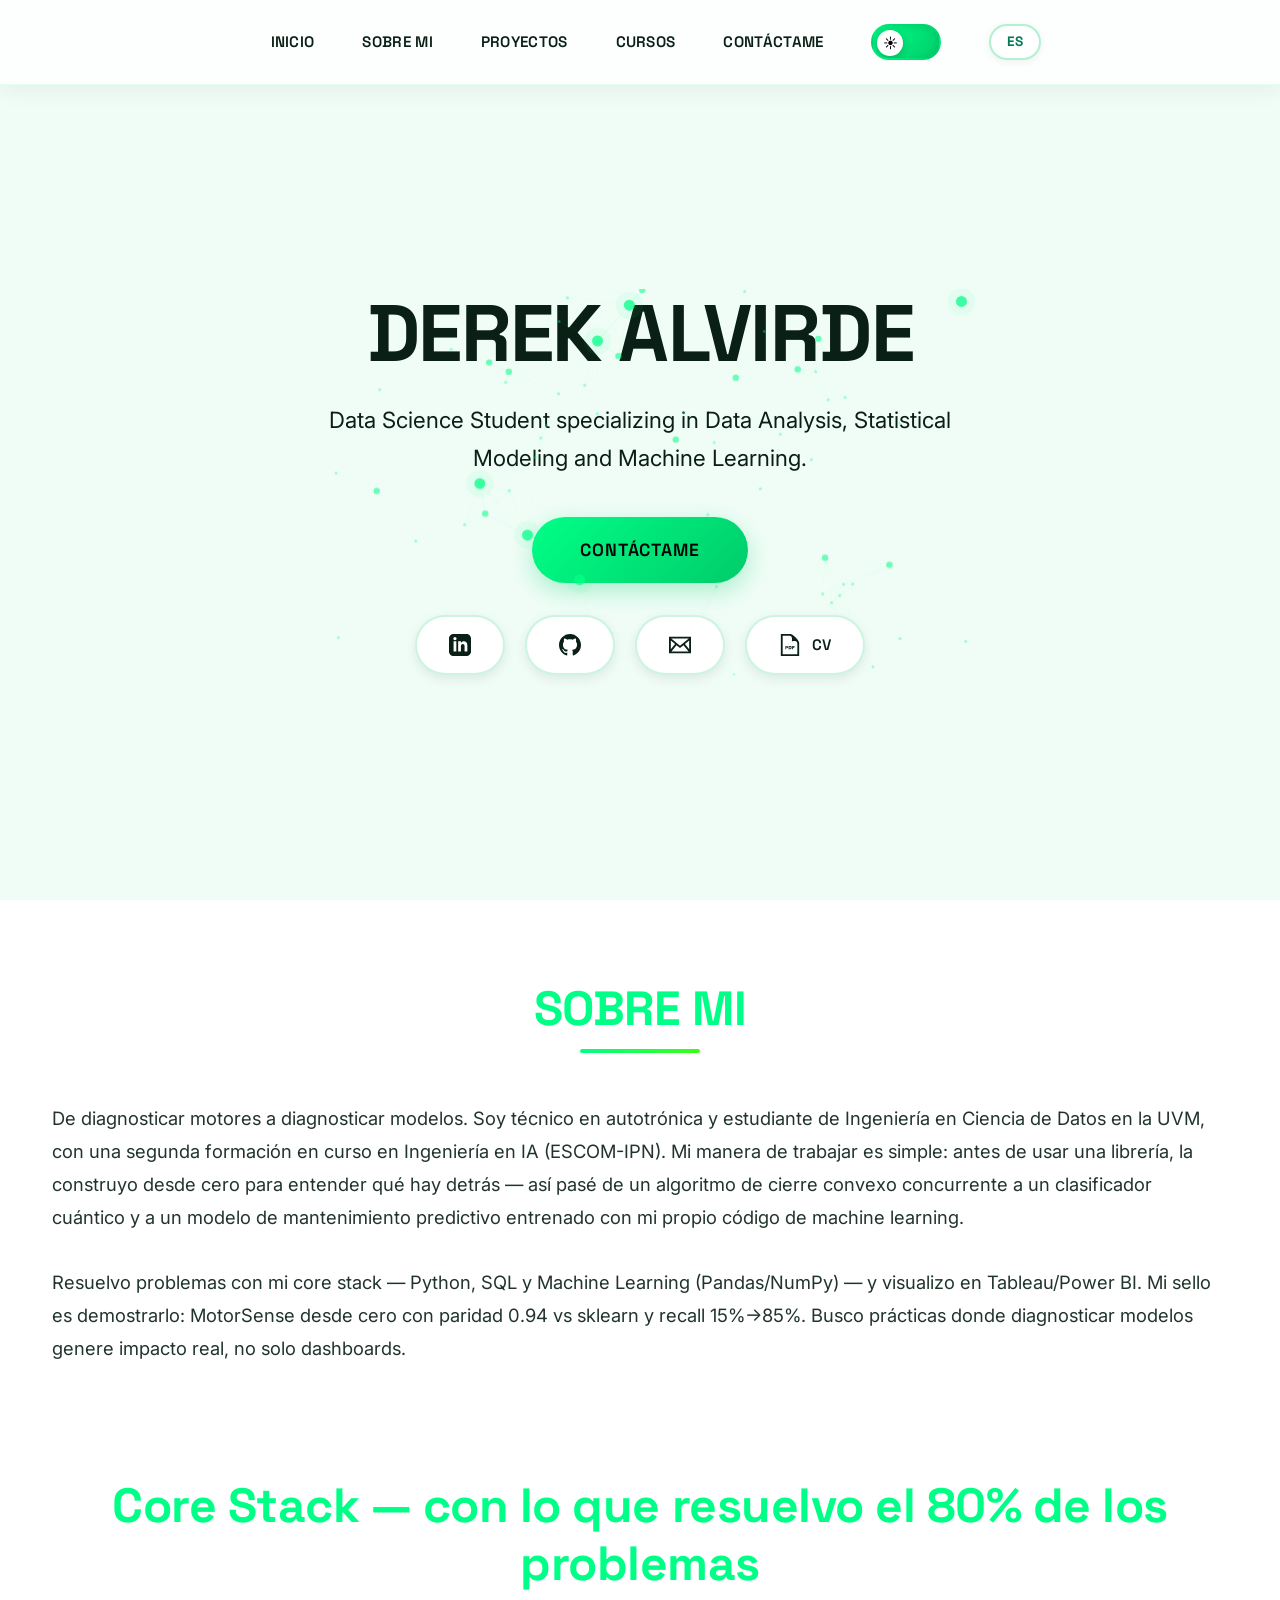
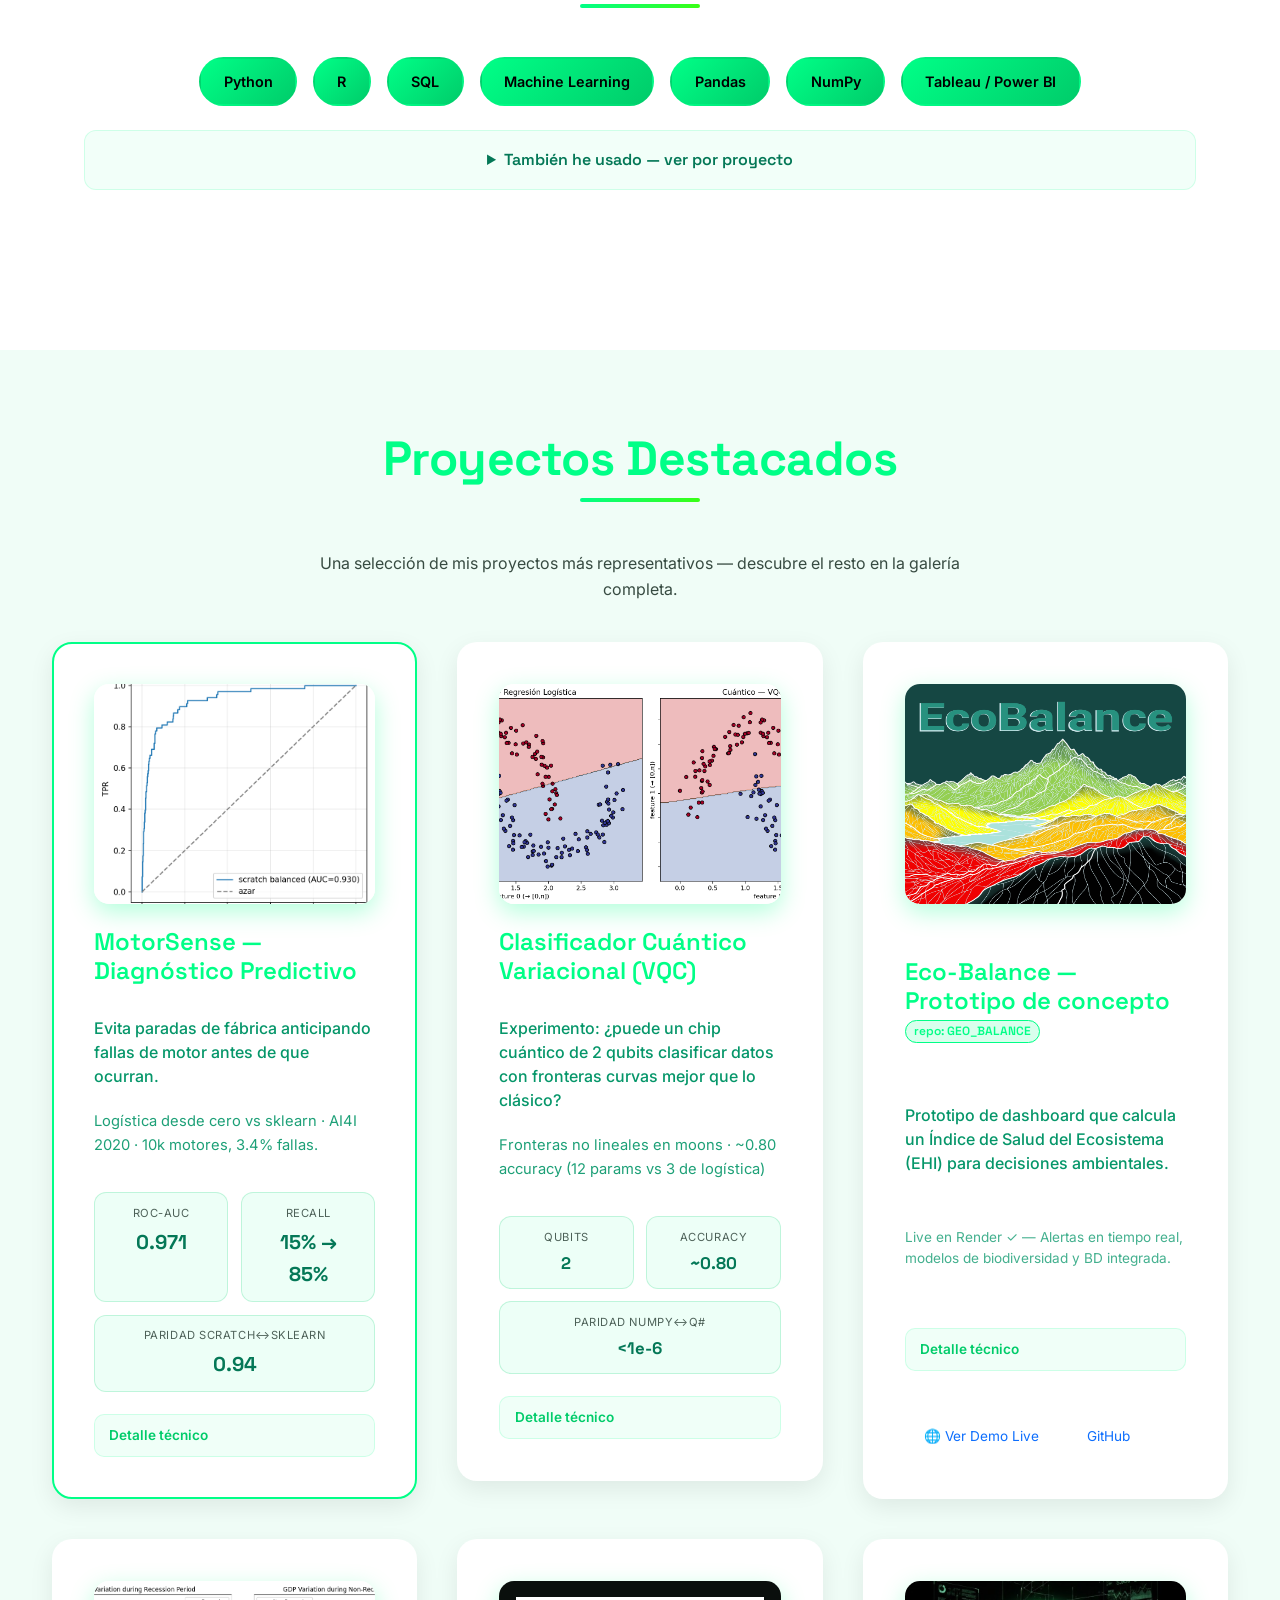
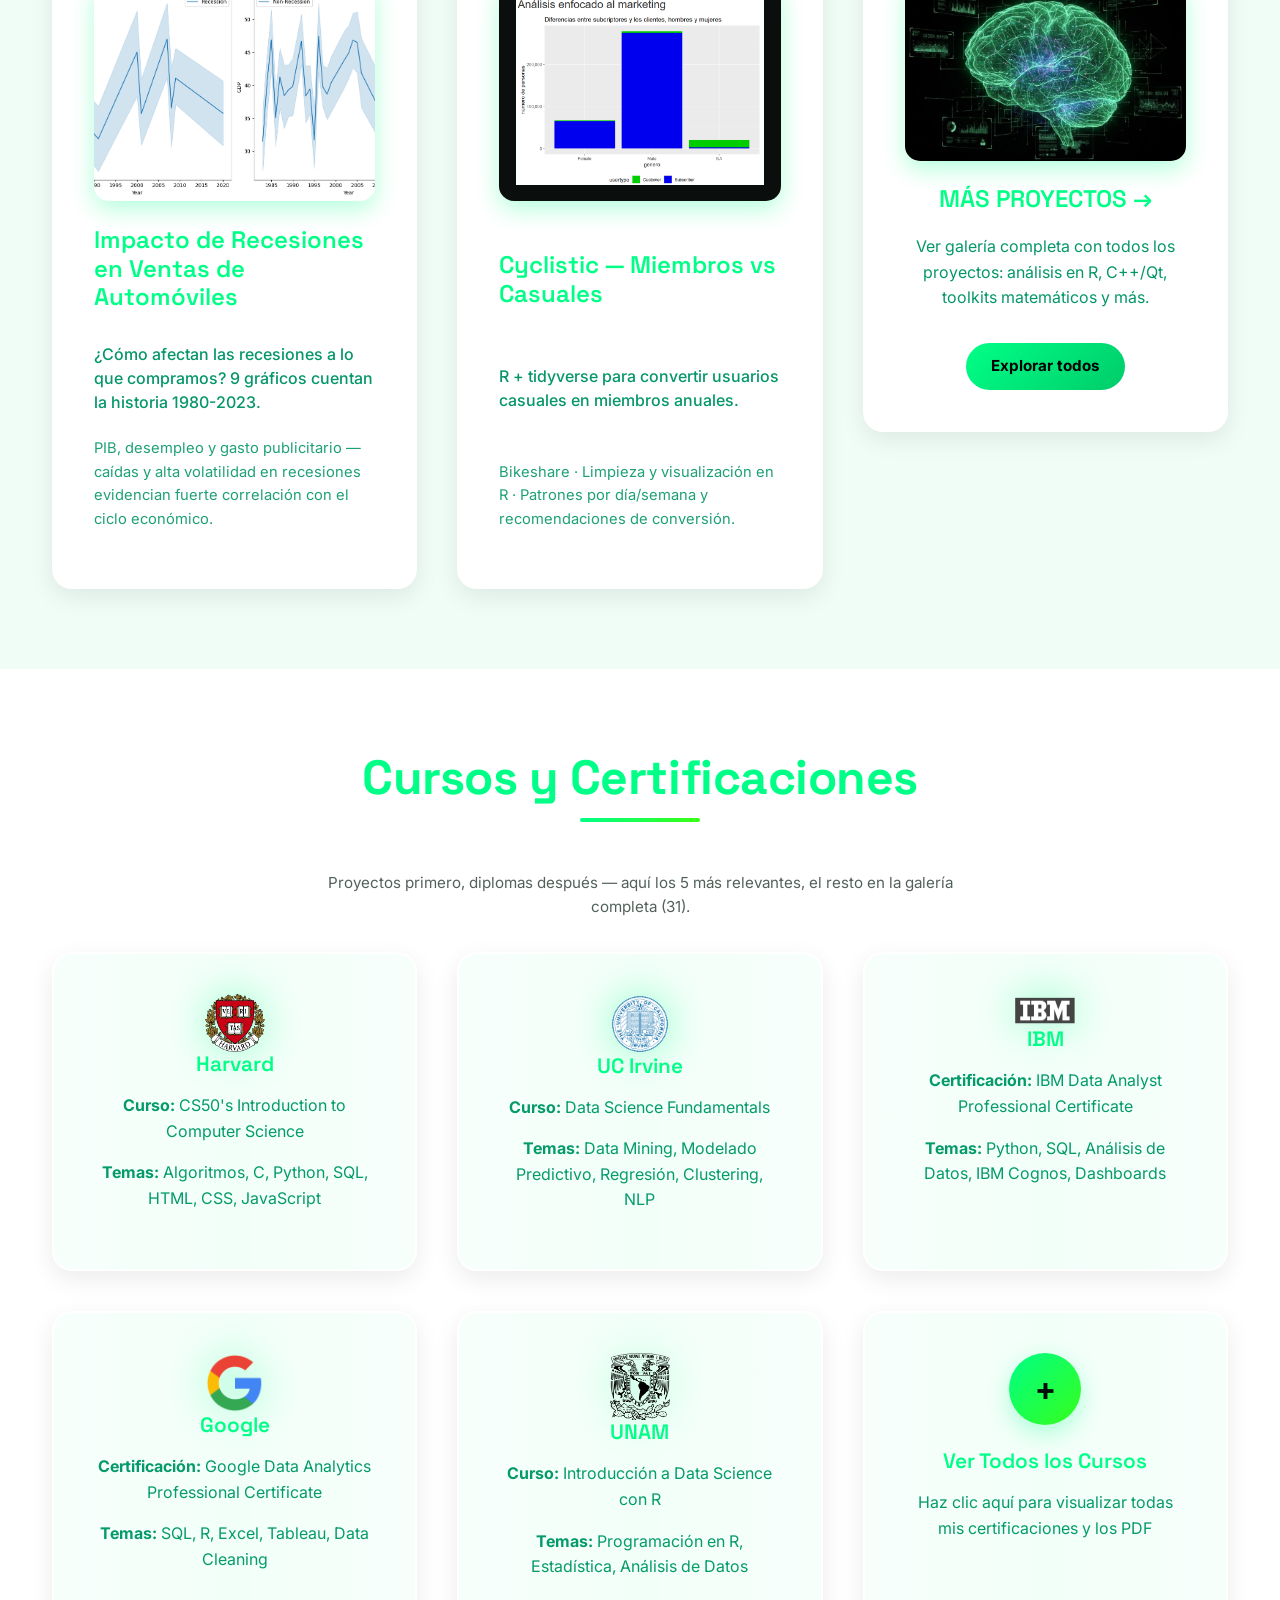
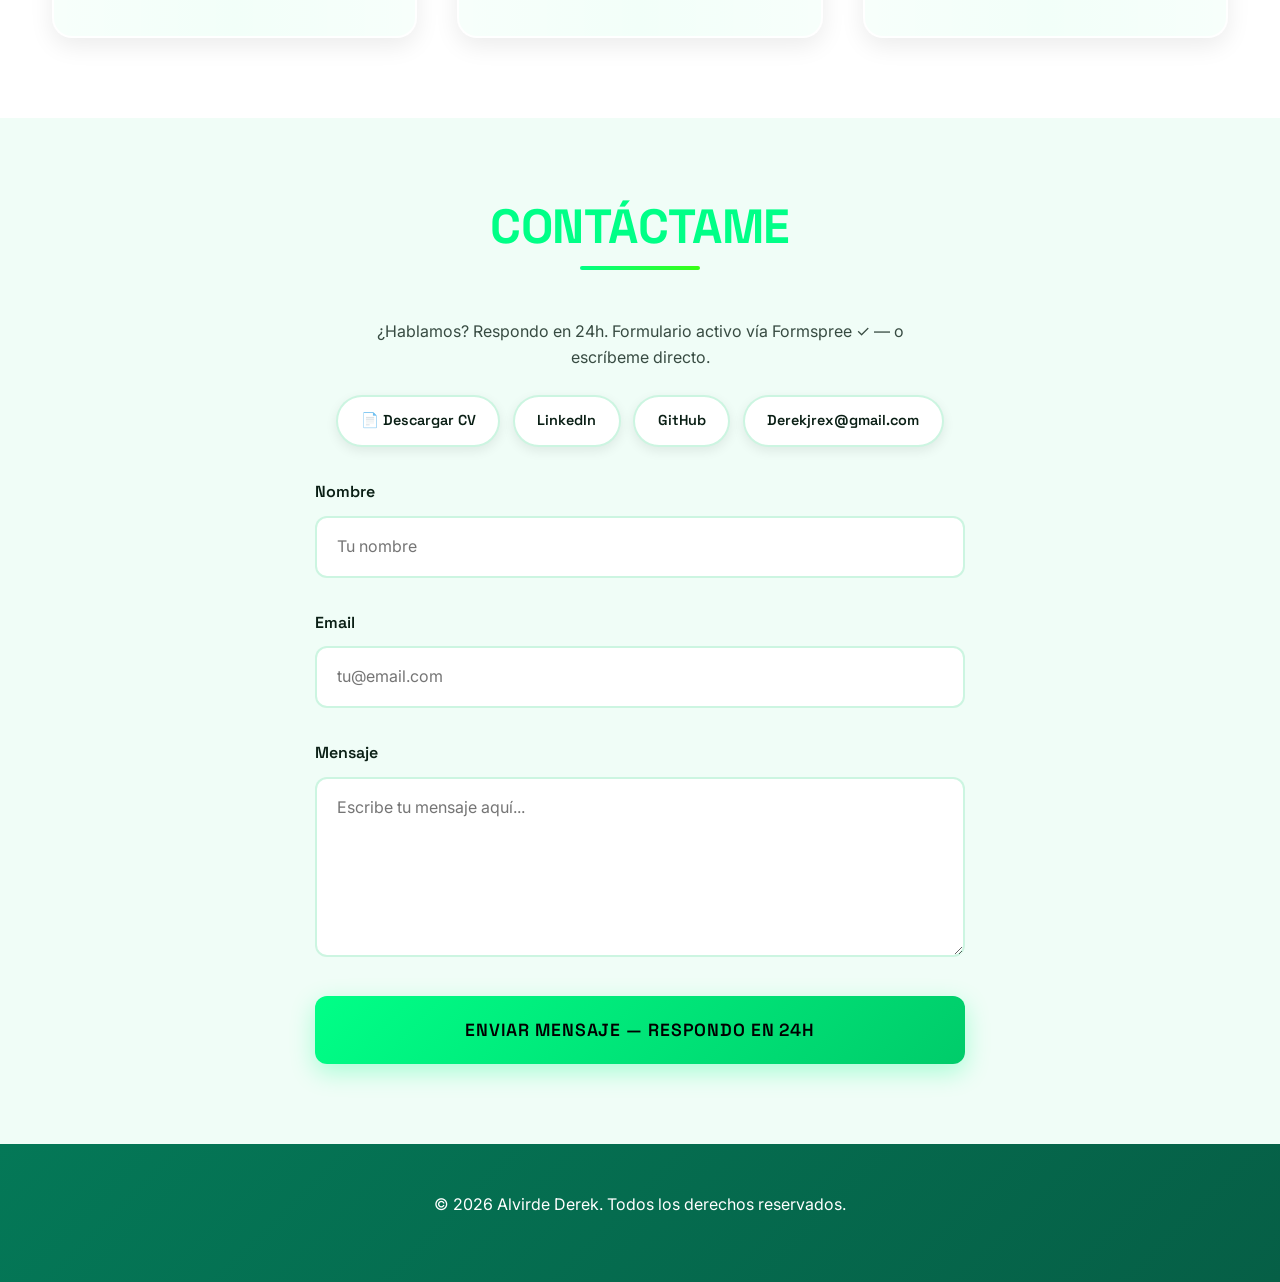
<file: index.html>
<!DOCTYPE html>
<html lang="es">

<head>
    <meta charset="UTF-8">
    <meta name="viewport" content="width=device-width, initial-scale=1.0">
    <link href="https://cdn.jsdelivr.net/npm/bootstrap@5.3.3/dist/css/bootstrap.min.css" rel="stylesheet">
    <link href="styles.css" rel="stylesheet">
    <title>Portafolio Derek A.</title>
</head>

<body class="light">
    <nav>
        <ul>
            <li><a href="#inicio" data-i18n="nav_inicio">INICIO</a></li>
            <li><a href="#sobre-mi" data-i18n="nav_sobre">SOBRE MI</a></li>
            <li><a href="#proyectos" data-i18n="nav_proyectos">PROYECTOS</a></li>
            <li><a href="#cursos" data-i18n="nav_cursos">CURSOS</a></li>
            <li><a href="#contactame" data-i18n="nav_contacto">CONTÁCTAME</a></li>
            <button class="theme-toggle" id="themeToggle" aria-label="Cambiar tema">
                <span class="toggle-slider">☀️</span>
            </button>
            <button class="lang-toggle" id="langToggle" aria-label="Cambiar idioma" title="Cambiar idioma / Switch language">ES</button>
        </ul>
    </nav>

    <section class="hero" id="inicio">
        <div>
            <canvas id="neural-canvas"></canvas>
            <h1>DEREK ALVIRDE</h1>
            <p class="intro" data-i18n="hero_intro">
                Data Science Student specializing in Data Analysis,
                Statistical Modeling and Machine Learning.
            </p>

            <button class="cta-button"
                onclick="document.getElementById('contactame').scrollIntoView({behavior: 'smooth'})" data-i18n="hero_cta">
                Contáctame
            </button>

            <div class="social-links">
                <a href="https://linkedin.com/in/derek-alvirde" target="_blank" class="social-btn linkedin">
                    <svg width="24" height="24" viewBox="0 0 24 24" fill="currentColor">
                        <path
                            d="M19 0h-14c-2.761 0-5 2.239-5 5v14c0 2.761 2.239 5 5 5h14c2.762 0 5-2.239 5-5v-14c0-2.761-2.238-5-5-5zm-11 19h-3v-11h3v11zm-1.5-12.268c-.966 0-1.75-.79-1.75-1.764s.784-1.764 1.75-1.764 1.75.79 1.75 1.764-.783 1.764-1.75 1.764zm13.5 12.268h-3v-5.604c0-3.368-4-3.113-4 0v5.604h-3v-11h3v1.765c1.396-2.586 7-2.777 7 2.476v6.759z" />
                    </svg>
                </a>
                <a href="https://github.com/derekrex333" target="_blank" class="social-btn github">
                    <svg width="24" height="24" viewBox="0 0 24 24" fill="currentColor">
                        <path
                            d="M12 0c-6.626 0-12 5.373-12 12 0 5.302 3.438 9.8 8.207 11.387.599.111.793-.261.793-.577v-2.234c-3.338.726-4.033-1.416-4.033-1.416-.546-1.387-1.333-1.756-1.333-1.756-1.089-.745.083-.729.083-.729 1.205.084 1.839 1.237 1.839 1.237 1.07 1.834 2.807 1.304 3.492.997.107-.775.418-1.305.762-1.604-2.665-.305-5.467-1.334-5.467-5.931 0-1.311.469-2.381 1.236-3.221-.124-.303-.535-1.524.117-3.176 0 0 1.008-.322 3.301 1.23.957-.266 1.983-.399 3.003-.404 1.02.005 2.047.138 3.006.404 2.291-1.552 3.297-1.23 3.297-1.23.653 1.653.242 2.874.118 3.176.77.84 1.235 1.911 1.235 3.221 0 4.609-2.807 5.624-5.479 5.921.43.372.823 1.102.823 2.222v3.293c0 .319.192.694.801.576 4.765-1.589 8.199-6.086 8.199-11.386 0-6.627-5.373-12-12-12z" />
                    </svg>
                </a>
                <a href="mailto:Derekjrex@gmail.com" class="social-btn email">
                    <svg width="24" height="24" viewBox="0 0 24 24" fill="currentColor">
                        <path
                            d="M0 3v18h24v-18h-24zm6.623 7.929l-4.623 5.712v-9.458l4.623 3.746zm-4.141-5.929h19.035l-9.517 7.713-9.518-7.713zm5.694 7.188l3.824 3.099 3.83-3.104 5.612 6.817h-18.779l5.513-6.812zm9.208-1.264l4.616-3.741v9.348l-4.616-5.607z" />
                    </svg>
                </a>
                <a href="files/CV-Derek-Alvirde.pdf" download class="social-btn cv">
                    <svg width="24" height="24" viewBox="0 0 24 24" fill="currentColor">
                        <path
                            d="M11.363 2c4.155 0 2.637 6 2.637 6s6-1.65 6 2.457v11.543h-16v-20h7.363zm.826-2h-10.189v24h20v-14.386c0-2.391-6.648-9.614-9.811-9.614zm4.811 13h-2.628v3.686h.907v-1.472h1.49v-.732h-1.49v-.698h1.721v-.784zm-4.9 0h-1.599v3.686h1.599c.537 0 .961-.181 1.262-.535.555-.658.587-2.034-.062-2.692-.298-.3-.712-.459-1.2-.459zm-.692.783h.496c.473 0 .802.173.915.644.064.267.077.679-.021.948-.128.351-.381.528-.754.528h-.637v-2.12zm-2.74-.783h-1.668v3.686h.907v-1.277h.761c.619 0 1.064-.277 1.224-.763.095-.291.095-.597 0-.885-.16-.484-.606-.761-1.224-.761zm-.761.732h.546c.235 0 .467.028.576.228.067.123.067.366 0 .489-.109.199-.341.227-.576.227h-.546v-.944z" />
                    </svg>
                    CV
                </a>
            </div>
        </div>
    </section>

    <section id="sobre-mi">
        <div class="container">
            <h2 data-i18n="sobre_title">SOBRE MI</h2>
            <div class="about-content">
                <div class="about-text">
                    <p data-i18n="sobre_p1">
                        De diagnosticar motores a diagnosticar modelos. Soy técnico en autotrónica y estudiante
                        de Ingeniería en Ciencia de Datos en la UVM, con una segunda formación en curso en
                        Ingeniería en IA (ESCOM-IPN). Mi manera de trabajar es simple: antes de usar una
                        librería, la construyo desde cero para entender qué hay detrás — así pasé de un
                        algoritmo de cierre convexo concurrente a un clasificador cuántico y a un modelo
                        de mantenimiento predictivo entrenado con mi propio código de machine learning.
                    </p>

                    <p data-i18n="sobre_p2">
                        Resuelvo problemas con mi core stack — Python, SQL y Machine Learning (Pandas/NumPy) — y
                        visualizo en Tableau/Power BI. Mi sello es demostrarlo: MotorSense desde cero con paridad
                        0.94 vs sklearn y recall 15%→85%. Busco prácticas donde diagnosticar modelos genere impacto
                        real, no solo dashboards.
                    </p>
                    <section id="stack">
                        <h2 data-i18n="stack_title">Core Stack — con lo que resuelvo el 80% de los problemas</h2>
                        <div class="skill-tags-row">
                            <span class="skill-tag">Python</span>
                            <span class="skill-tag">R</span>
                            <span class="skill-tag">SQL</span>
                            <span class="skill-tag">Machine Learning</span>
                            <span class="skill-tag">Pandas</span>
                            <span class="skill-tag">NumPy</span>
                            <span class="skill-tag">Tableau / Power BI</span>
                        </div>
                        <details class="stack-details">
                            <summary data-i18n="stack_also">También he usado — ver por proyecto</summary>
                            <div class="skill-tags-row" style="margin-top:1rem;">
                                <span class="skill-tag skill-tag-secondary">Q#</span>
                                <span class="skill-tag skill-tag-secondary">C / C++</span>
                                <span class="skill-tag skill-tag-secondary">Java</span>
                                <span class="skill-tag skill-tag-secondary">JavaScript</span>
                                <span class="skill-tag skill-tag-secondary">PostgreSQL / MySQL</span>
                                <span class="skill-tag skill-tag-secondary">Excel</span>
                                <span class="skill-tag skill-tag-secondary">IBM Cognos</span>
                                <span class="skill-tag skill-tag-secondary">HTML / CSS</span>
                            </div>
                            <p style="font-size:0.85rem; opacity:0.7; margin-top:0.8rem; text-align:center;" data-i18n="stack_note">Cada uno aparece solo donde el proyecto lo requirió — ver detalle en cada tarjeta.</p>
                        </details>
                    </section>

                </div>
            </div>
        </div>
    </section>

    <section id="proyectos">
        <div class="container">
            <h2 data-i18n="proyectos_title">Proyectos Destacados</h2>
            <p style="text-align:center; opacity:0.8; margin-bottom:2.5rem; max-width:700px; margin-left:auto; margin-right:auto;" data-i18n="proyectos_sub">
                Una selección de mis proyectos más representativos — descubre el resto en la galería completa.
            </p>
            <div class="projects-container">
                <!-- 0 — MotorSense (destacado) -->
                <a href="https://github.com/derekrex333/MotorSense-Diagnostico-Predictivo" target="_blank"
                    class="project-card-link">
                    <div class="project-card project-card-featured">
                        <img src="images/motorsense-roc.png" alt="MotorSense diagnóstico predictivo" class="project-icon"
                            style="object-fit: cover;">
                        <h3 data-i18n="motorsense_title">MotorSense — Diagnóstico Predictivo</h3>
                        <p class="project-human" data-i18n="motorsense_human">Evita paradas de fábrica anticipando fallas de motor antes de que ocurran.</p>
                        <p style="font-size:0.92rem; margin-top:0.4rem; opacity:0.9;" data-i18n="motorsense_desc">Logística desde cero vs sklearn · AI4I 2020 · 10k motores, 3.4% fallas.</p>
                        <div class="metric-grid">
                            <div class="metric"><span>ROC-AUC</span><strong>0.971</strong></div>
                            <div class="metric"><span>Recall</span><strong>15% → 85%</strong></div>
                            <div class="metric"><span>Paridad scratch↔sklearn</span><strong>0.94</strong></div>
                        </div>
                        <details class="project-tech-details"><summary data-i18n="motorsense_detail_sum">Detalle técnico</summary><span data-i18n="motorsense_detail_txt">Regresión logística con GD y class_weight/SMOTE, StandardScaler solo en train, split estratificado 80/20, RF balanced como baseline (prec 0.885, rec 0.794). Validación sin accuracy. Dataset AI4I 2020 (10k, 3.4% fallas).</span></details>
                    </div>
                </a>
                <!-- 1 — VQC (destacado, interés personal) -->
                <a href="https://github.com/derekrex333/Clasificador-Cuantico-Variacional-VQC" target="_blank"
                    class="project-card-link">
                    <div class="project-card">
                        <img src="images/vqc-fronteras.png" alt="Clasificador Cuántico Variacional" class="project-icon"
                            style="object-fit: cover;">
                        <h3 data-i18n="vqc_title">Clasificador Cuántico Variacional (VQC)</h3>
                        <p class="project-human" data-i18n="vqc_human">Experimento: ¿puede un chip cuántico de 2 qubits clasificar datos con fronteras curvas mejor que lo clásico?</p>
                        <p style="font-size:0.92rem; margin-top:0.4rem; opacity:0.9;" data-i18n="vqc_desc">Fronteras no lineales en moons · ~0.80 accuracy (12 params vs 3 de logística)</p>
                        <div class="metric-grid metric-grid-small">
                            <div class="metric"><span>Qubits</span><strong>2</strong></div>
                            <div class="metric"><span>Accuracy</span><strong>~0.80</strong></div>
                            <div class="metric"><span>Paridad NumPy↔Q#</span><strong>&lt;1e-6</strong></div>
                        </div>
                        <details class="project-tech-details"><summary data-i18n="vqc_detail_sum">Detalle técnico</summary><span data-i18n="vqc_detail_txt">Angle encoding Ry(x) + ansatz hardware-efficient (Ry/Rz+CNOT, L=3), gradientes parameter-shift, Adam/SGD. Doble backend NumPy exacto / Q# opcional.</span></details>
                    </div>
                </a>
                <!-- 2 — Eco-Balance — LIVE https://ecobalance-khxn.onrender.com/ -->
                <div class="project-card">
                    <img src="images/icon-ecobalance.png" alt="Eco-Balance" class="project-icon">
                    <h3 data-i18n="ecobalance_title">Eco-Balance — Prototipo de concepto <span style="font-size:0.75rem; font-weight:600; background:rgba(0,255,135,0.15); border:1px solid #00ff87; padding:0.15rem 0.5rem; border-radius:999px; vertical-align:middle;">repo: GEO_BALANCE</span></h3>
                    <p class="project-human" data-i18n="ecobalance_human">Prototipo de dashboard que calcula un Índice de Salud del Ecosistema (EHI) para decisiones ambientales.</p>
                    <p style="font-size:0.85rem; margin-top:0.4rem; opacity:0.75;" data-i18n="ecobalance_desc"><em>Live en Render ✓</em> — Alertas en tiempo real, modelos de biodiversidad y BD integrada.</p>
                    <details class="project-tech-details"><summary data-i18n="ecobalance_detail_sum">Detalle técnico</summary><span data-i18n="ecobalance_detail_txt">PWA + IA mock EHI, JS + Python, base de datos integrada. Código abierto para iterar.</span></details>
                    <div style="display:flex; gap:0.6rem; margin-top:1rem; flex-wrap:wrap;">
                        <a href="https://ecobalance-khxn.onrender.com/" target="_blank" class="btn-view" style="padding:0.6rem 1.2rem; font-size:0.85rem; text-decoration:none; display:inline-flex; align-items:center; gap:0.4rem;">🌐 Ver Demo Live</a>
                        <a href="https://github.com/derekrex333/GEO_BALANCE" target="_blank" class="btn-github" style="padding:0.6rem 1.2rem; font-size:0.85rem; text-decoration:none; display:inline-flex; align-items:center;">GitHub</a>
                    </div>
                </div>
                <!-- 3 — Impacto Recesiones -->
                <a href="https://github.com/derekrex333/visualization-of-ventas-de-autom-viles" target="_blank"
                    class="project-card-link">
                    <div class="project-card">
                        <img src="images/ventas-autos.png" alt="Impacto de recesiones en ventas" class="project-icon"
                            style="object-fit: cover;">
                        <h3 data-i18n="recesiones_title">Impacto de Recesiones en Ventas de Automóviles</h3>
                        <p class="project-human" data-i18n="recesiones_human">¿Cómo afectan las recesiones a lo que compramos? 9 gráficos cuentan la historia 1980-2023.</p>
                        <p style="font-size:0.92rem; margin-top:0.4rem; opacity:0.9;" data-i18n="recesiones_desc">PIB, desempleo y gasto publicitario — caídas y alta volatilidad en recesiones evidencian fuerte correlación con el ciclo económico.</p>
                    </div>
                </a>
                <!-- 4 — Cyclistic -->
                <a href="https://rpubs.com/derekalv/1332616" target="_blank" class="project-card-link">
                    <div class="project-card">
                        <img src="images/icon-cyclistic.png" alt="Cyclistic" class="project-icon" style="object-fit: contain; background:#0a0f0d; padding:1rem;">
                        <h3 data-i18n="cyclistic_title">Cyclistic — Miembros vs Casuales</h3>
                        <p class="project-human" data-i18n="cyclistic_human">R + tidyverse para convertir usuarios casuales en miembros anuales.</p>
                        <p style="font-size:0.92rem; margin-top:0.4rem; opacity:0.9;" data-i18n="cyclistic_desc">Bikeshare · Limpieza y visualización en R · Patrones por día/semana y recomendaciones de conversión.</p>
                    </div>
                </a>
                <!-- MAS PROYECTOS -->
                <a href="proyectos.html" class="project-card-link">
                    <div class="project-card" style="display:flex; flex-direction:column; align-items:center; justify-content:center; text-align:center; min-height:420px;">
                        <img src="images/MAS_PROYECTOS.jpg" alt="Más proyectos" class="project-icon" style="max-height:180px; object-fit:cover;">
                        <h3 data-i18n="mas_title">MÁS PROYECTOS →</h3>
                        <p data-i18n="mas_desc">Ver galería completa con todos los proyectos: análisis en R, C++/Qt, toolkits matemáticos y más.</p>
                        <span style="margin-top:1rem; display:inline-block; padding:0.7rem 1.6rem; background:linear-gradient(135deg,#00ff87,#00cc6a); color:#000; border-radius:30px; font-weight:700; font-size:0.95rem;" data-i18n="mas_btn">Explorar todos</span>
                    </div>
                </a>
            </div>
        </div>
    </section>

    <section id="cursos">
        <div class="container">
            <h2 data-i18n="cursos_title">Cursos y Certificaciones</h2>
            <p style="text-align:center; opacity:0.7; margin-bottom:2rem; max-width:650px; margin-left:auto; margin-right:auto; font-size:0.95rem;" data-i18n="cursos_sub">Proyectos primero, diplomas después — aquí los 5 más relevantes, el resto en la galería completa (31).</p>
            <div class="cert-container">

                <div class="cert-card">
                    <img src="images/harvard-logo.png" alt="Harvard" class="cert-logo">
                    <h3>Harvard</h3>
                    <p><strong>Curso:</strong> CS50's Introduction to Computer Science</p>
                    <p><strong>Temas:</strong> Algoritmos, C, Python, SQL, HTML, CSS, JavaScript</p>
                </div>

                <div class="cert-card">
                    <img src="images/ucirvine-logo.png" alt="UC Irvine" class="cert-logo">
                    <h3>UC Irvine</h3>
                    <p><strong>Curso:</strong> Data Science Fundamentals</p>
                    <p><strong>Temas:</strong> Data Mining, Modelado Predictivo, Regresión, Clustering, NLP</p>
                </div>

                <div class="cert-card">
                    <img src="images/ibm-logo.png" alt="IBM" class="cert-logo">
                    <h3>IBM</h3>
                    <p><strong>Certificación:</strong> IBM Data Analyst Professional Certificate</p>
                    <p><strong>Temas:</strong> Python, SQL, Análisis de Datos, IBM Cognos, Dashboards</p>
                </div>

                <div class="cert-card">
                    <img src="images/google-logo.png" alt="Google" class="cert-logo">
                    <h3>Google</h3>
                    <p><strong>Certificación:</strong> Google Data Analytics Professional Certificate</p>
                    <p><strong>Temas:</strong> SQL, R, Excel, Tableau, Data Cleaning</p>
                </div>

                <div class="cert-card">
                    <img src="images/unam-logo.png" alt="UNAM" class="cert-logo">
                    <h3>UNAM</h3>
                    <p><strong>Curso:</strong> Introducción a Data Science con R</p>
                    <p><strong>Temas:</strong> Programación en R, Estadística, Análisis de Datos</p>
                </div>

                <a href="certificaciones.html" class="cert-card cert-card-link"
                    style="text-decoration: none; color: inherit; cursor: pointer;">
                    <div class="cert-more-icon"></div>
                    <h3 data-i18n="ver_todos_title">Ver Todos los Cursos</h3>
                    <p data-i18n="ver_todos_desc">Haz clic aquí para visualizar todas mis certificaciones y los PDF</p>
                </a>

            </div>
        </div>
    </section>

    <section id="contactame">
        <div class="container">
            <h2 data-i18n="contacto_title">CONTÁCTAME</h2>
            <p style="text-align:center; opacity:0.8; margin-bottom:1.5rem; max-width:600px; margin-left:auto; margin-right:auto;" data-i18n="contacto_sub">¿Hablamos? Respondo en 24h. Formulario activo vía Formspree ✓ — o escríbeme directo.</p>
            <div style="display:flex; flex-wrap:wrap; gap:0.8rem; justify-content:center; margin-bottom:2rem;">
                <a href="files/CV-Derek-Alvirde.pdf" download class="social-btn" style="padding:0.8rem 1.4rem; font-size:0.9rem;" data-i18n="contacto_cv">📄 Descargar CV</a>
                <a href="https://linkedin.com/in/derek-alvirde" target="_blank" class="social-btn" style="padding:0.8rem 1.4rem; font-size:0.9rem;">LinkedIn</a>
                <a href="https://github.com/derekrex333" target="_blank" class="social-btn" style="padding:0.8rem 1.4rem; font-size:0.9rem;">GitHub</a>
                <a href="mailto:Derekjrex@gmail.com" class="social-btn" style="padding:0.8rem 1.4rem; font-size:0.9rem;">Derekjrex@gmail.com</a>
            </div>
            <form class="contact-form" action="https://formspree.io/f/mzdjeaee" method="POST">
                <div class="form-group">
                    <label for="nombre" data-i18n="contacto_nombre_label">Nombre</label>
                    <input type="text" id="nombre" name="nombre" placeholder="Tu nombre" required data-i18n-placeholder="contacto_nombre_ph">
                </div>
                <div class="form-group">
                    <label for="email">Email</label>
                    <input type="email" id="email" name="email" placeholder="tu@email.com" required data-i18n-placeholder="contacto_email_ph">
                </div>
                <div class="form-group">
                    <label for="mensaje" data-i18n="contacto_msg_label">Mensaje</label>
                    <textarea id="mensaje" name="mensaje" placeholder="Escribe tu mensaje aquí..." required data-i18n-placeholder="contacto_msg_ph"></textarea>
                </div>
                <button type="submit" class="submit-btn" data-i18n="contacto_btn">Enviar Mensaje — Respondo en 24h</button>
                <p class="form-status" role="status" aria-live="polite" hidden></p>
            </form>
        </div>
    </section>

    <footer>
        <p>&copy; <span id="year"></span> Alvirde Derek. Todos los derechos reservados.</p>
    </footer>

    <script src="https://cdn.jsdelivr.net/npm/bootstrap@5.3.3/dist/js/bootstrap.bundle.min.js"></script>
    <script src="script.js"></script>
</body>

</html>
</file>
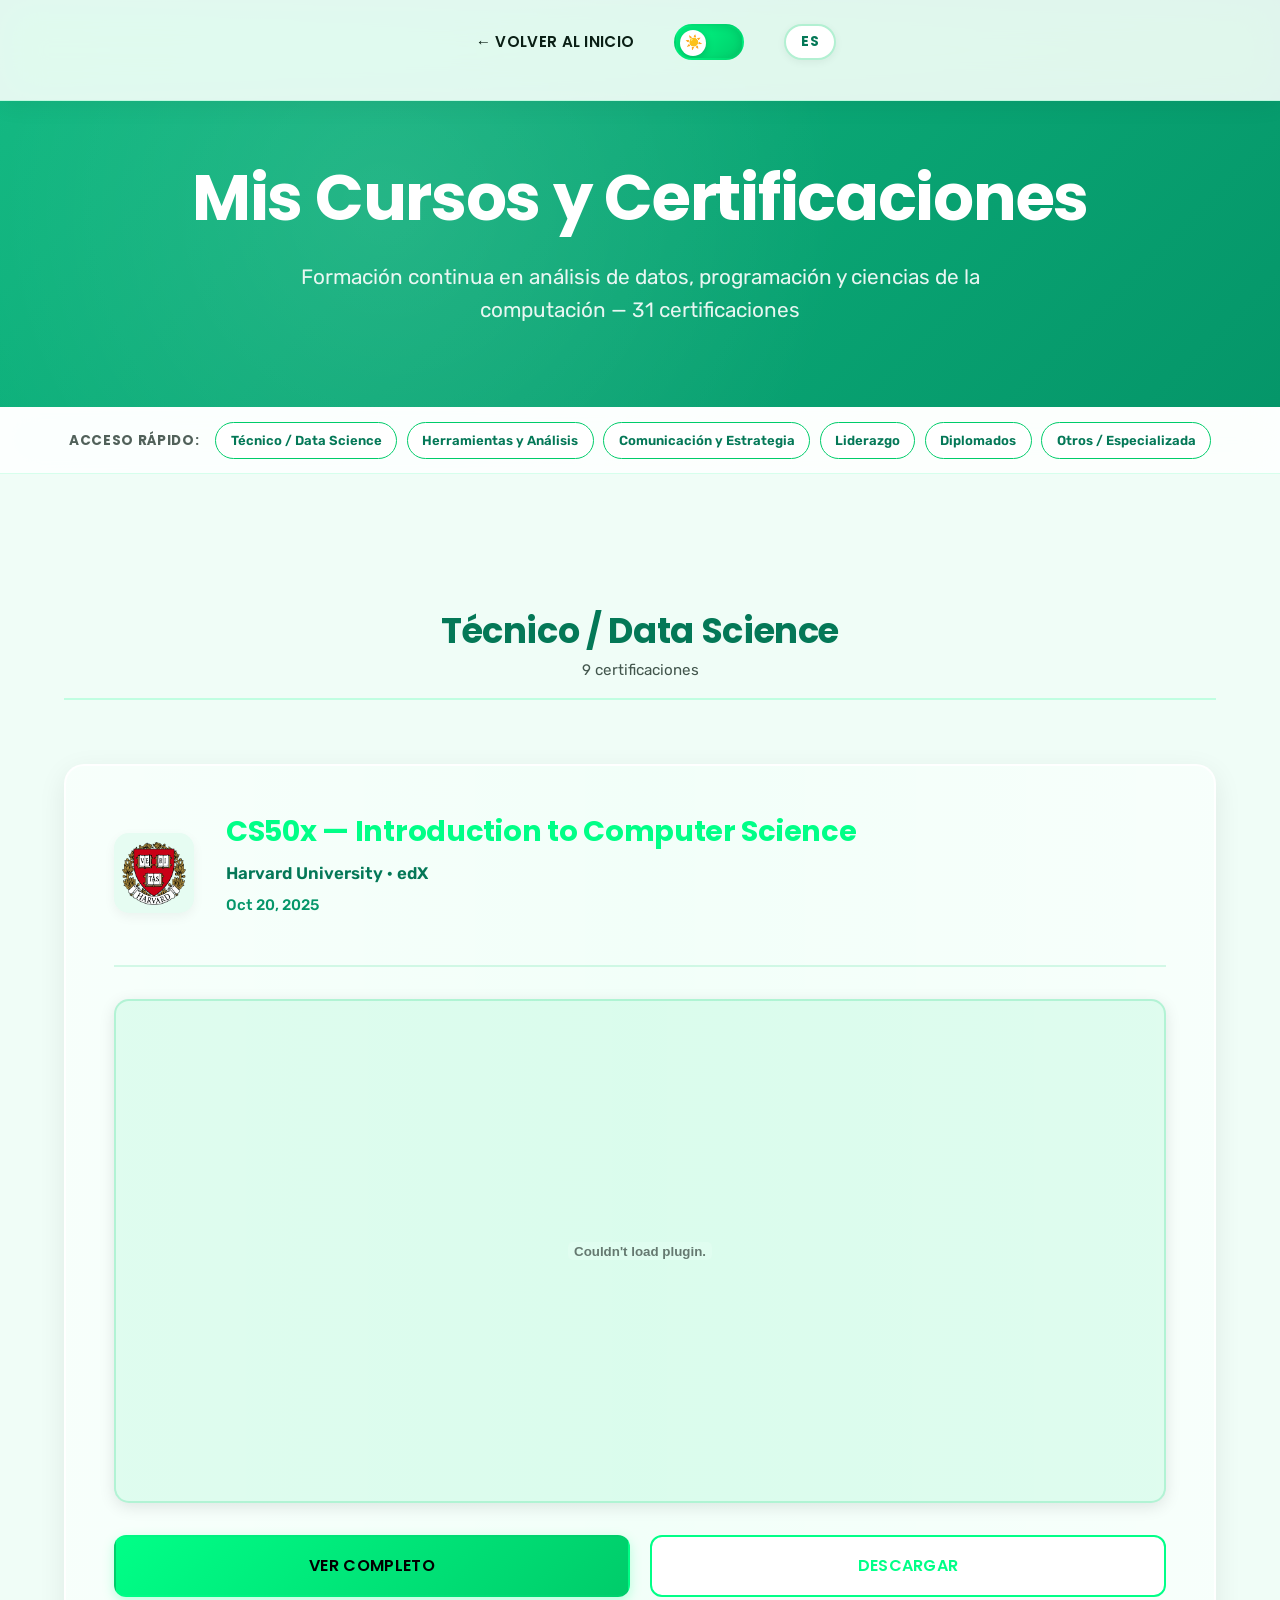
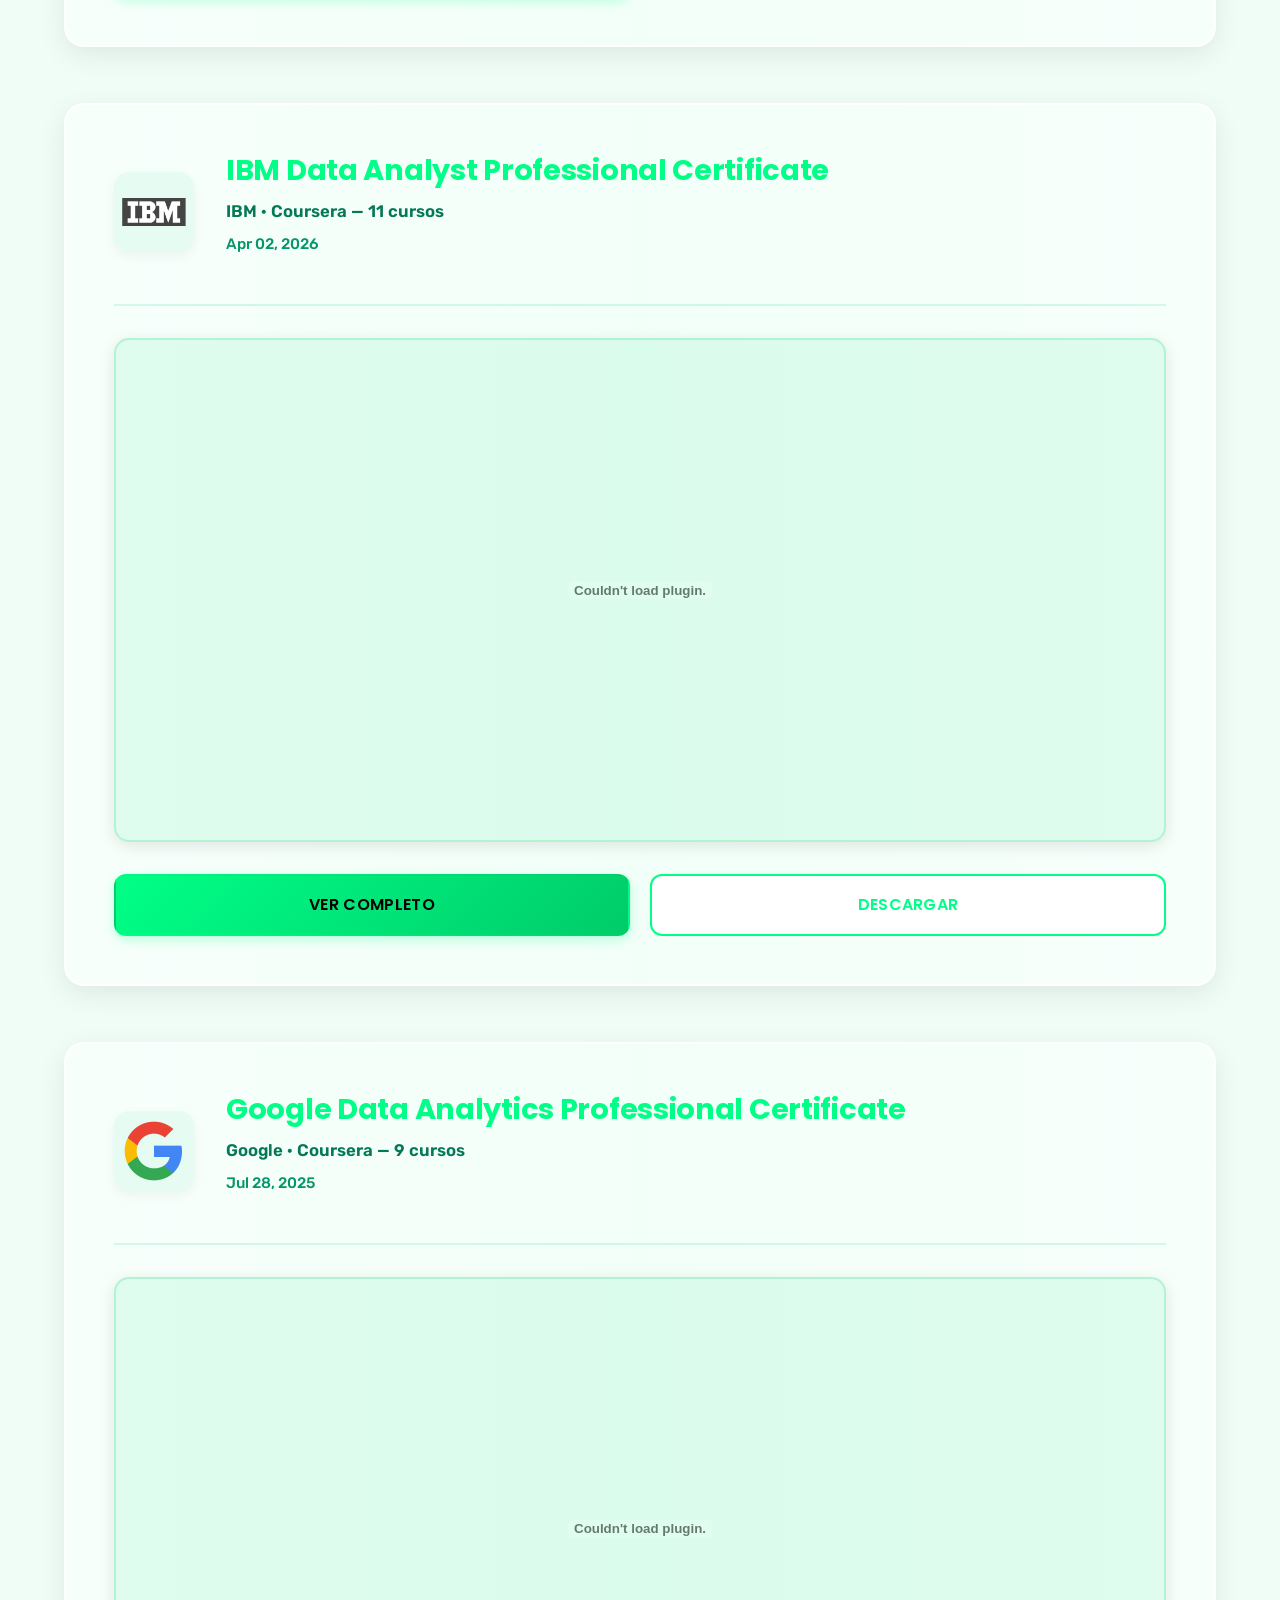
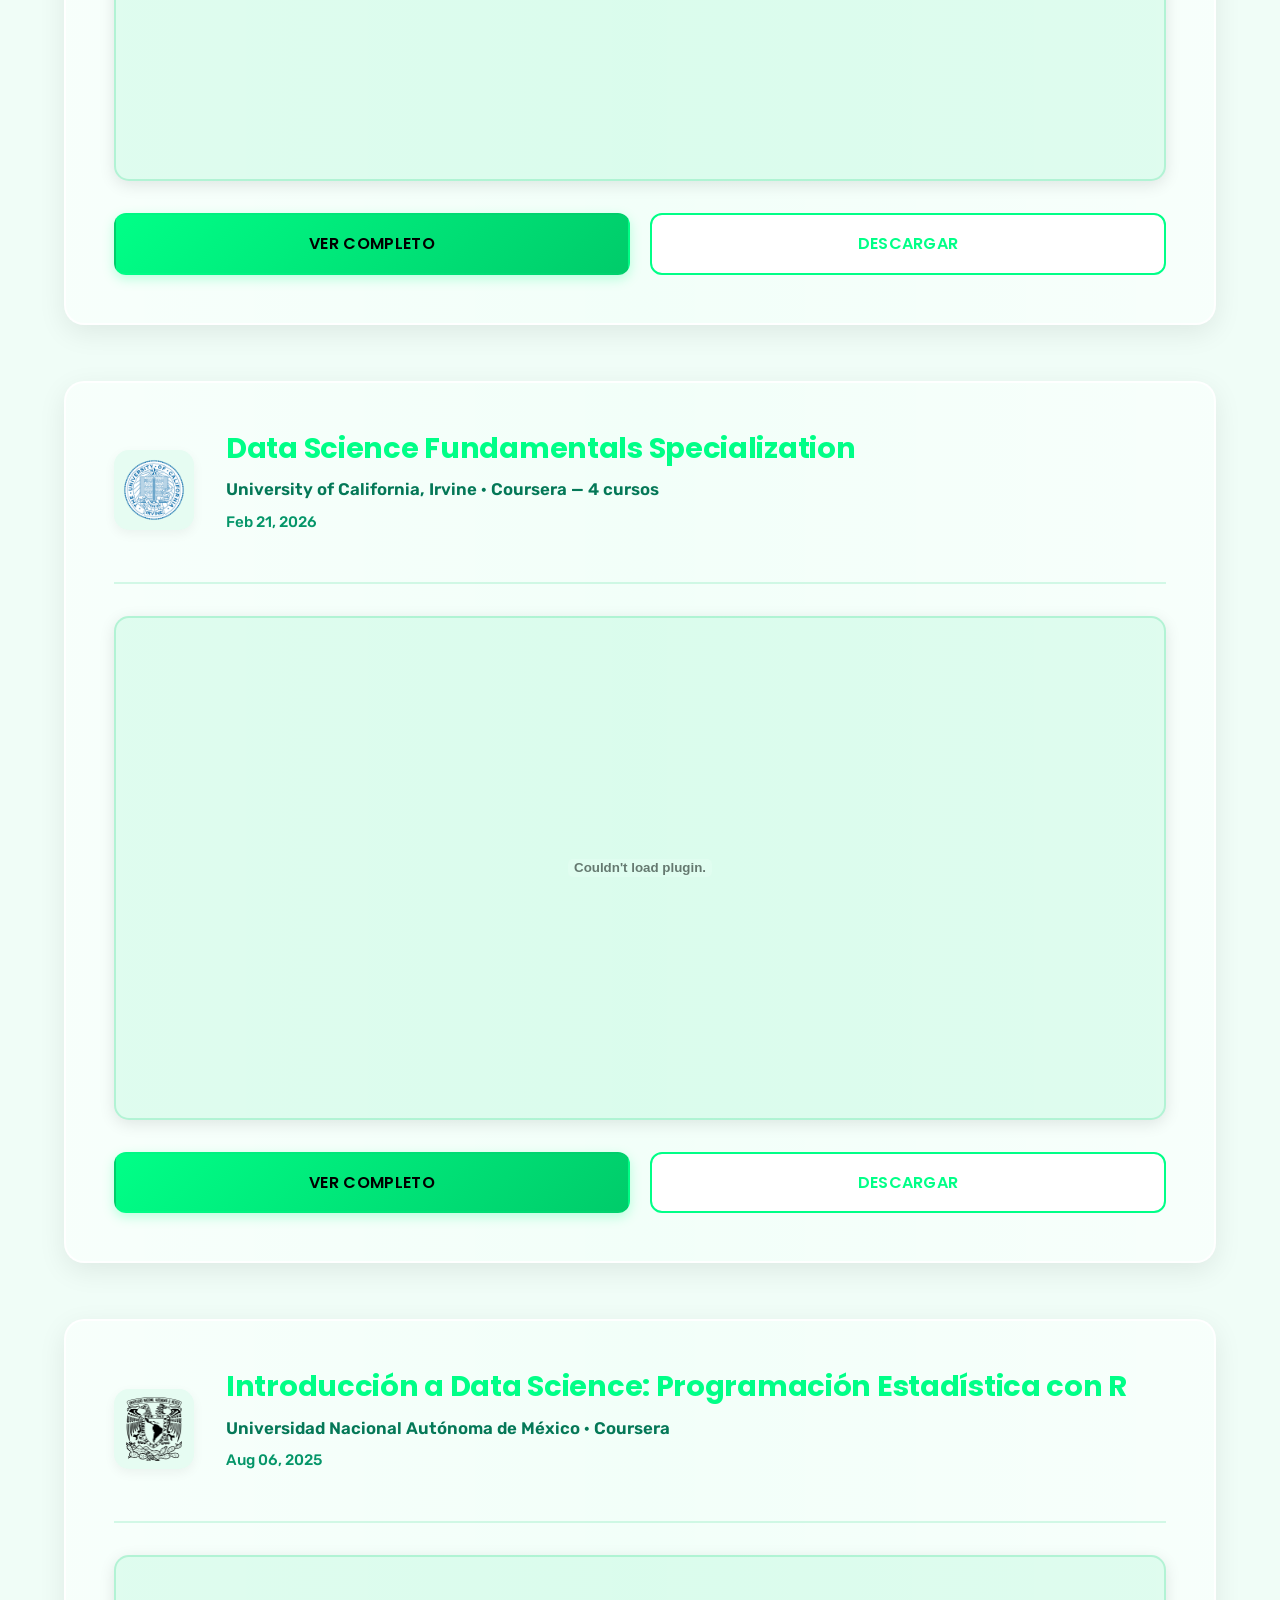
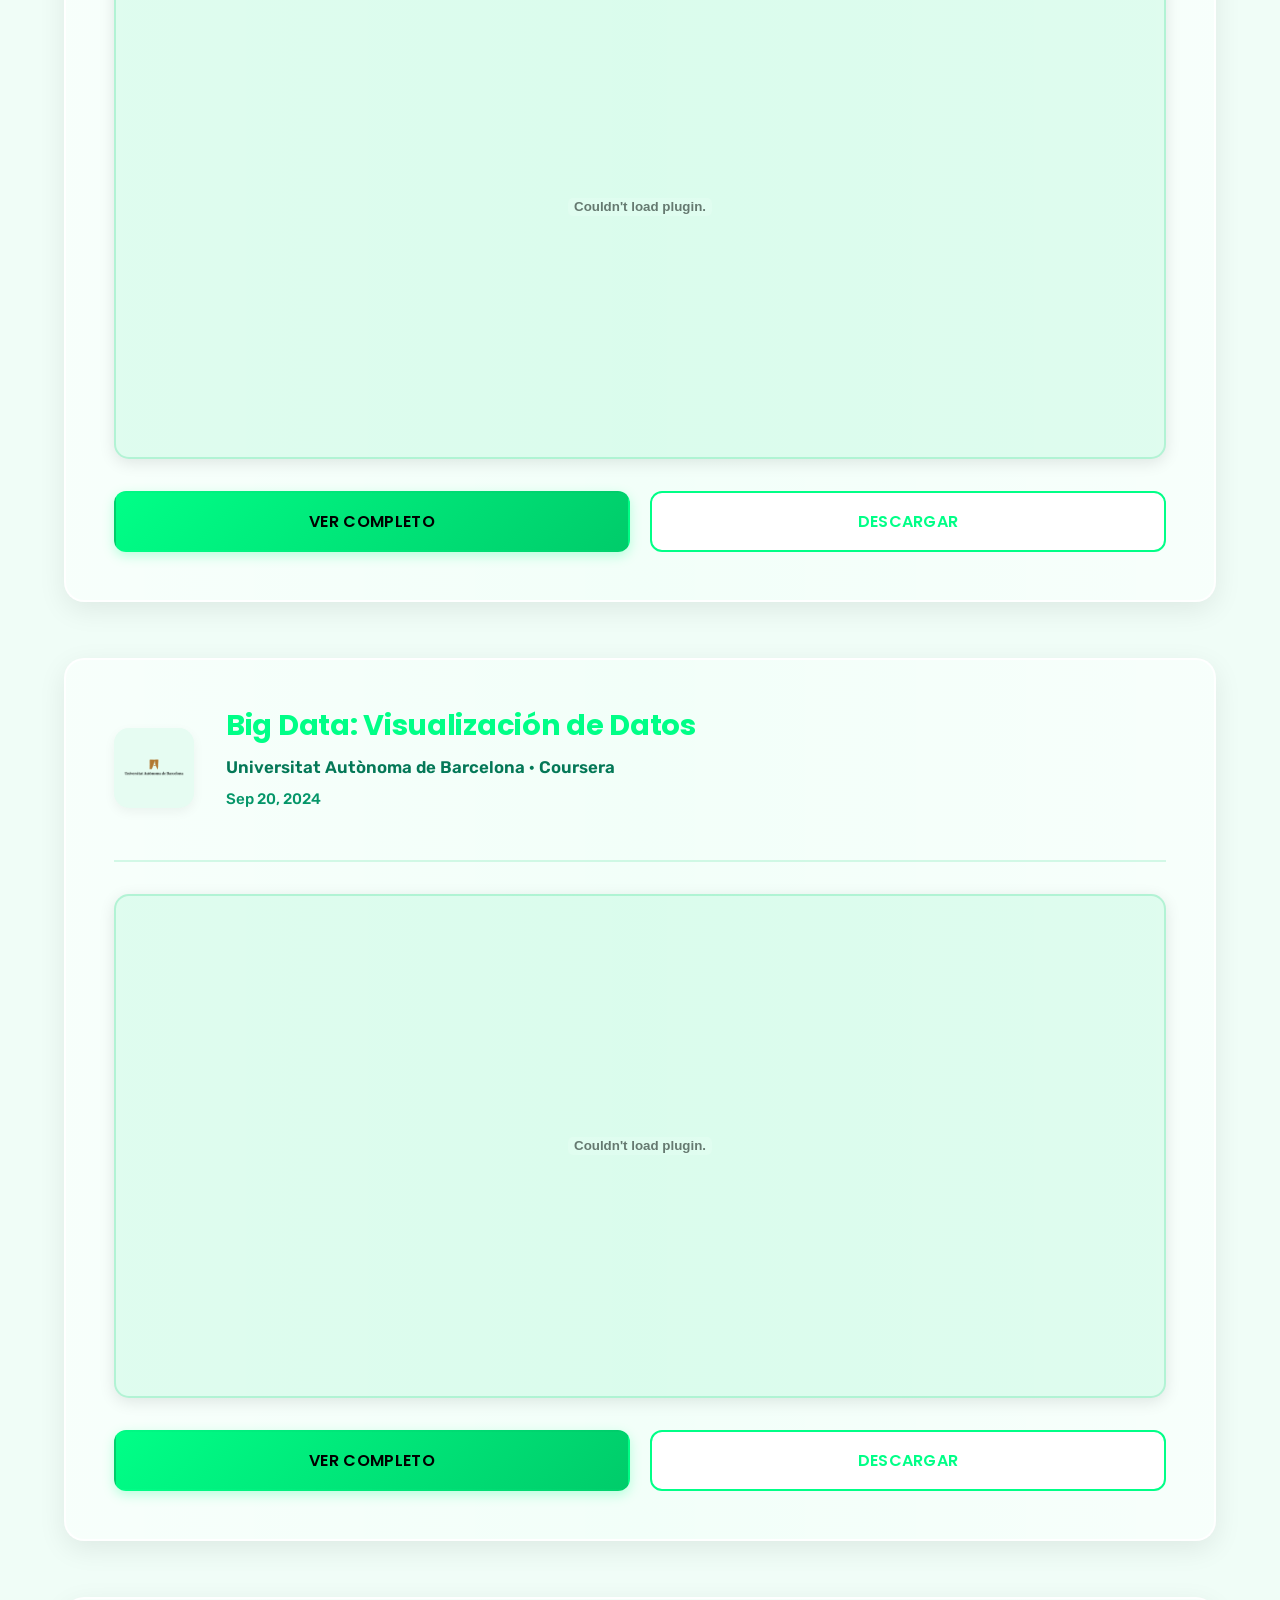
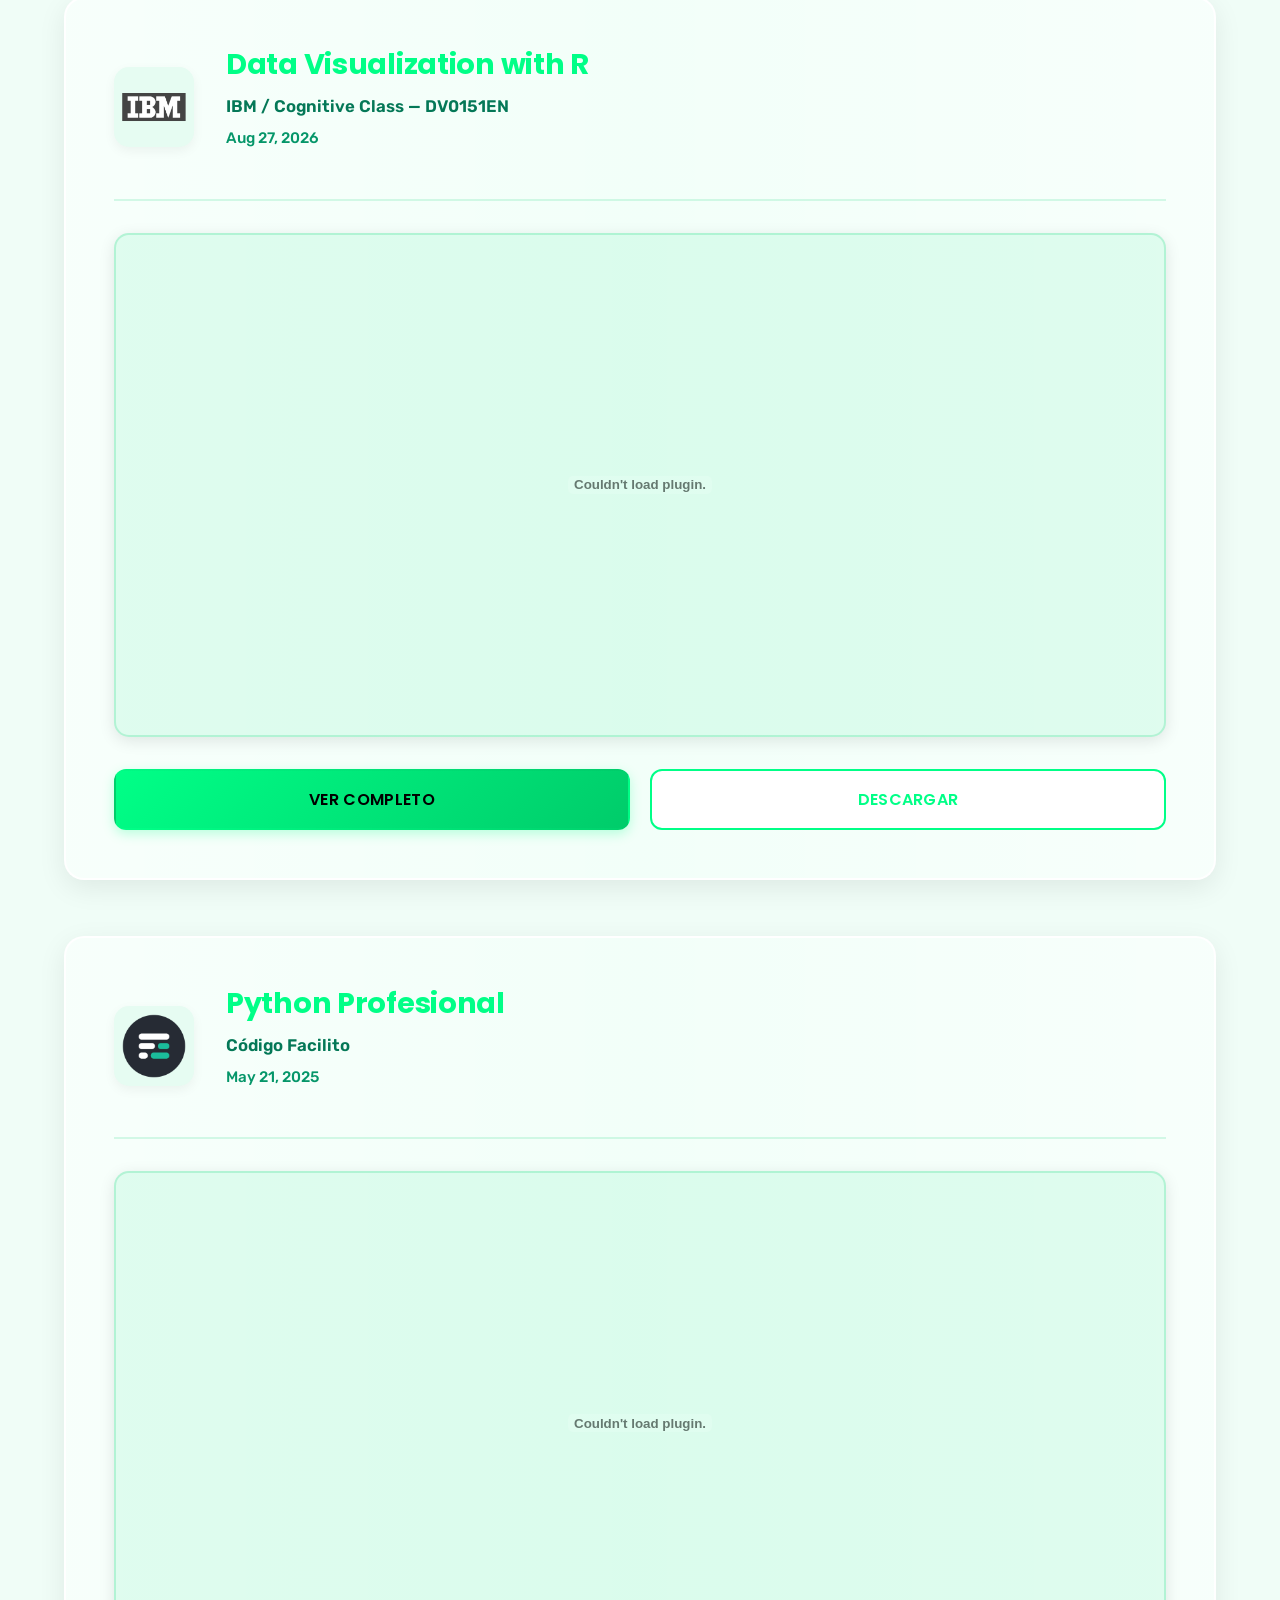
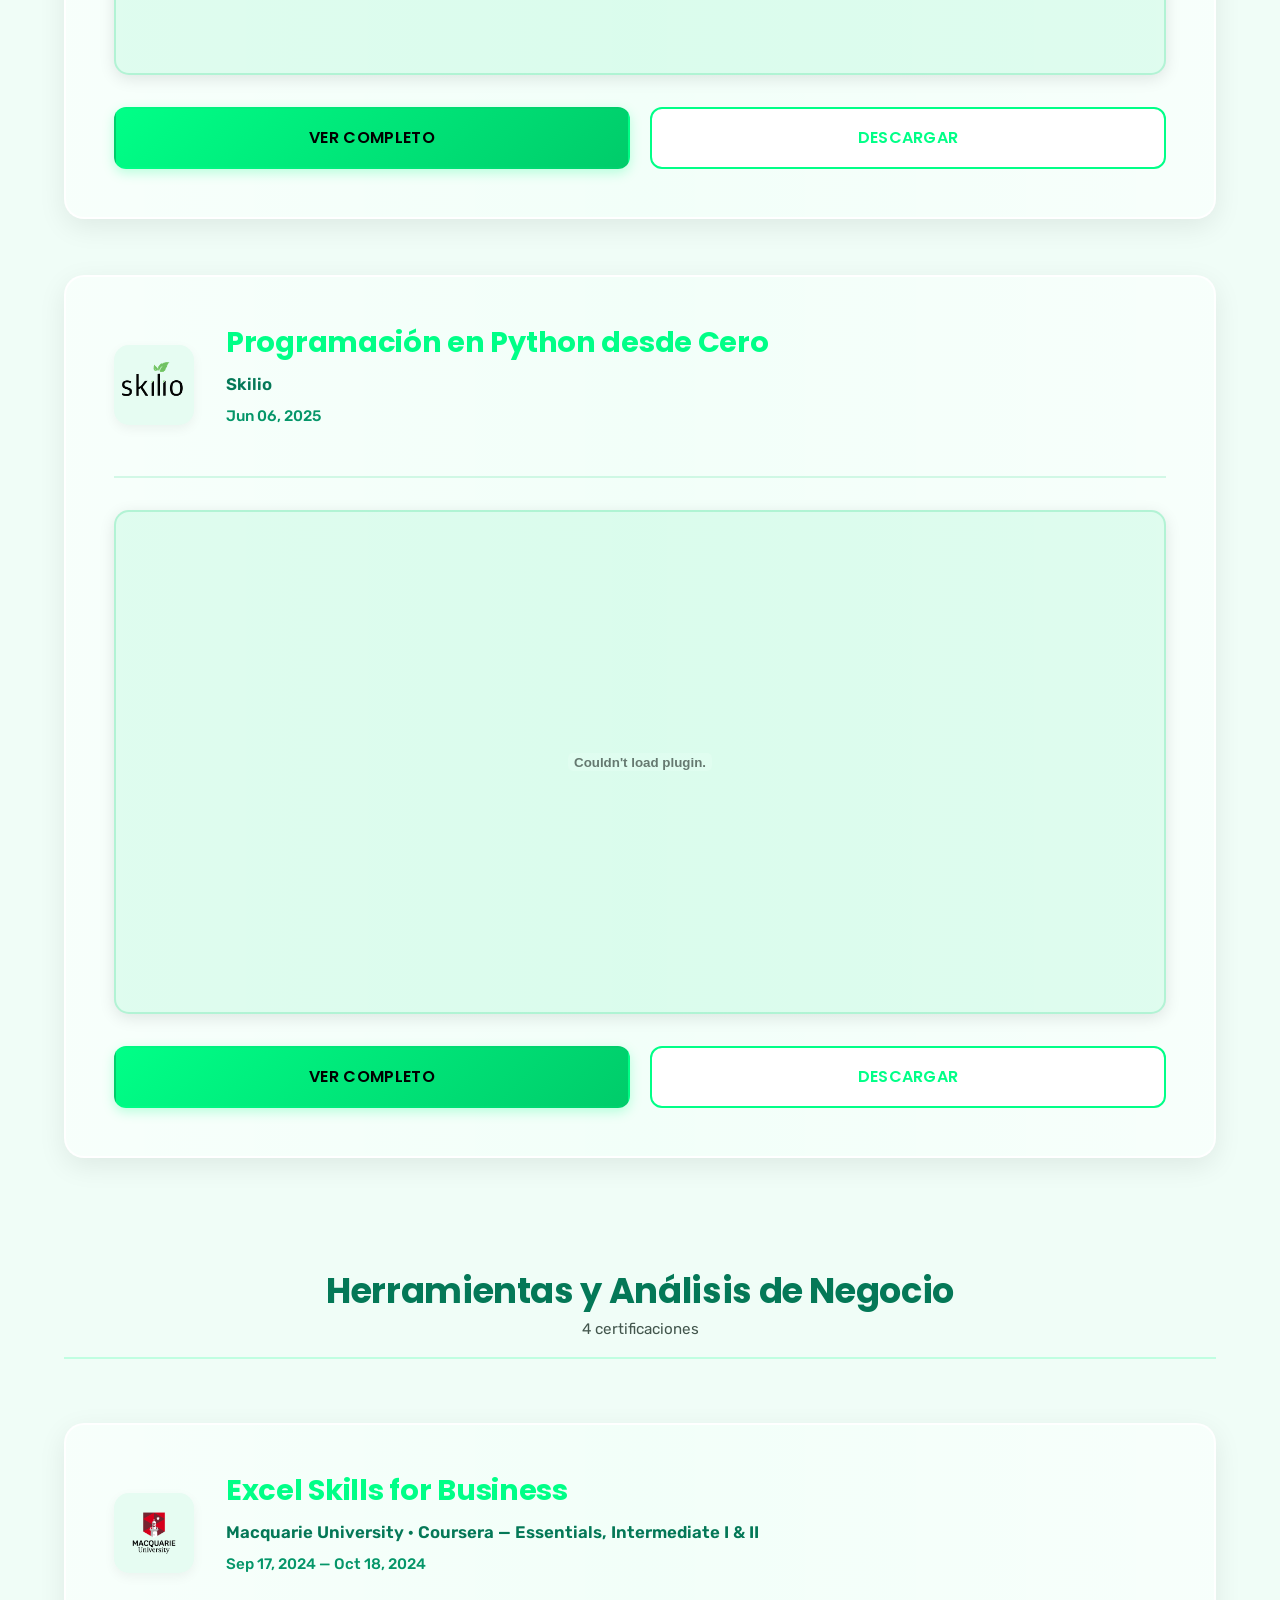
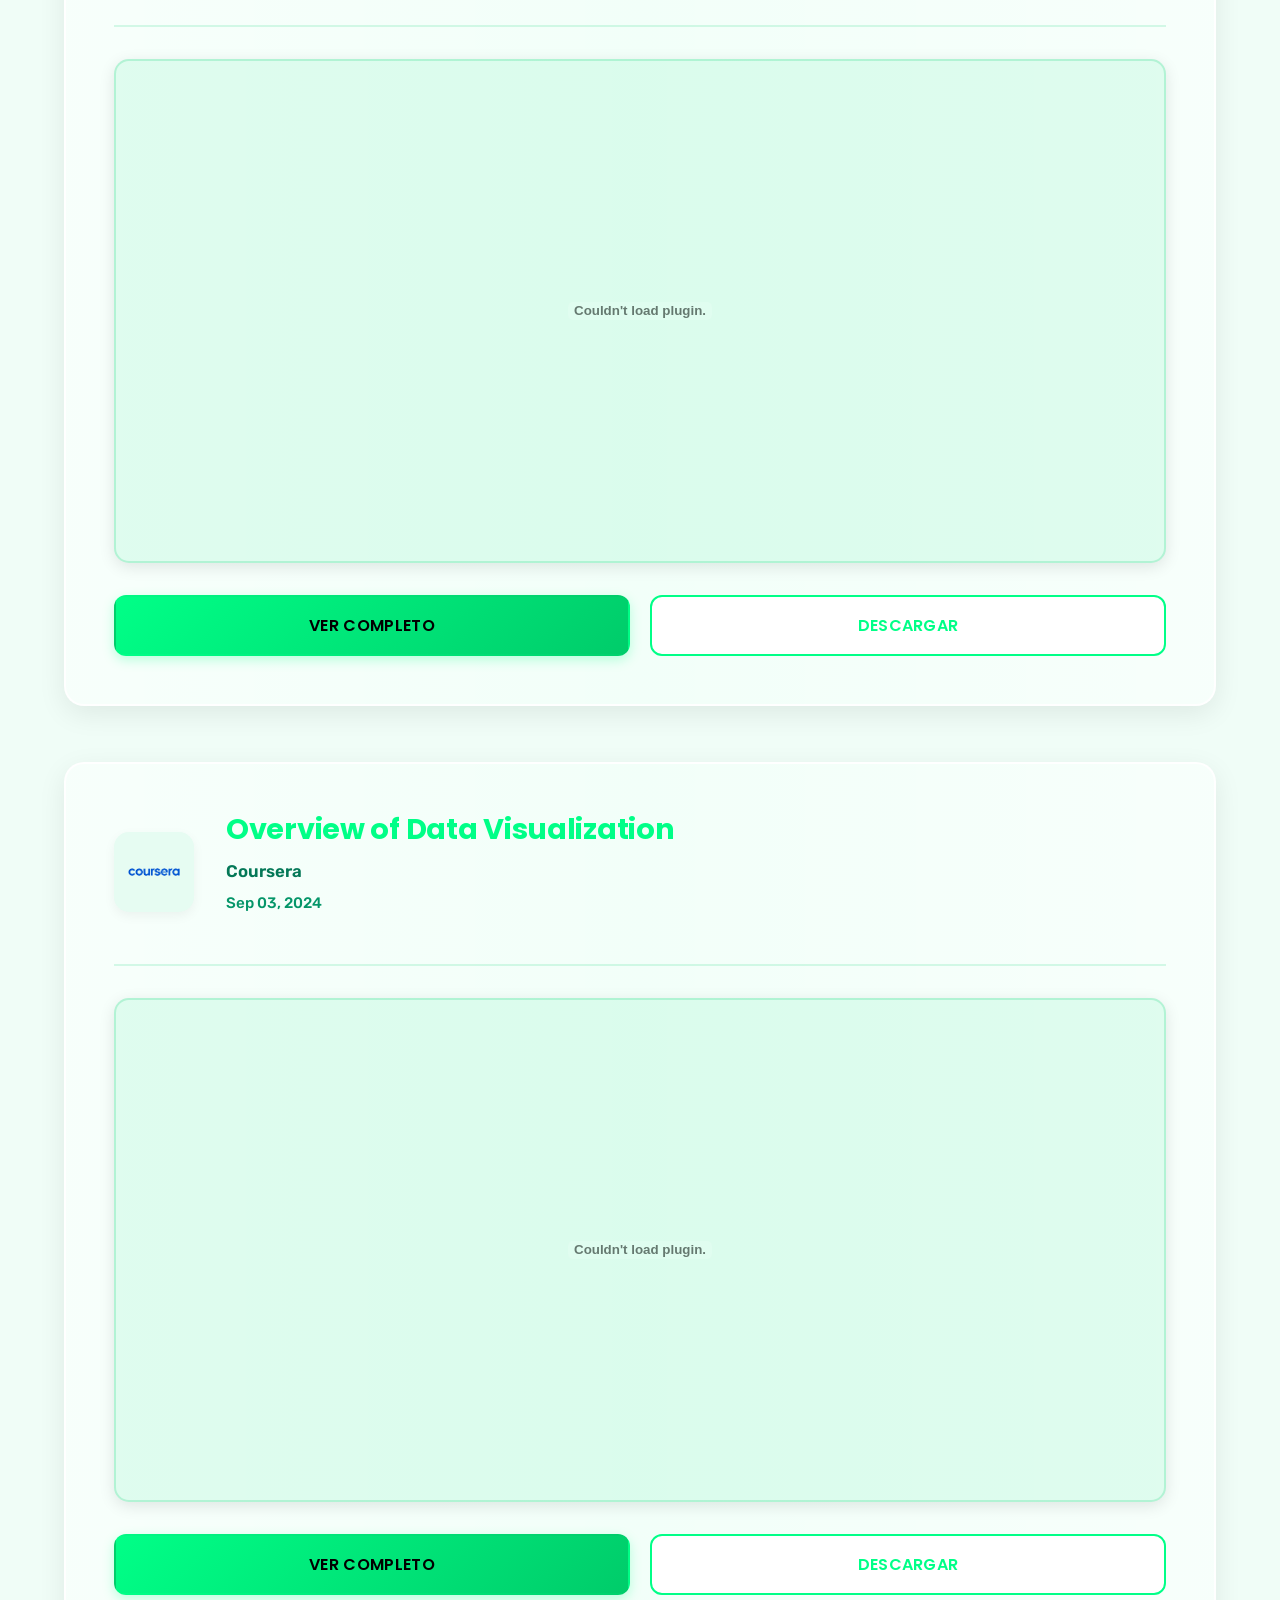
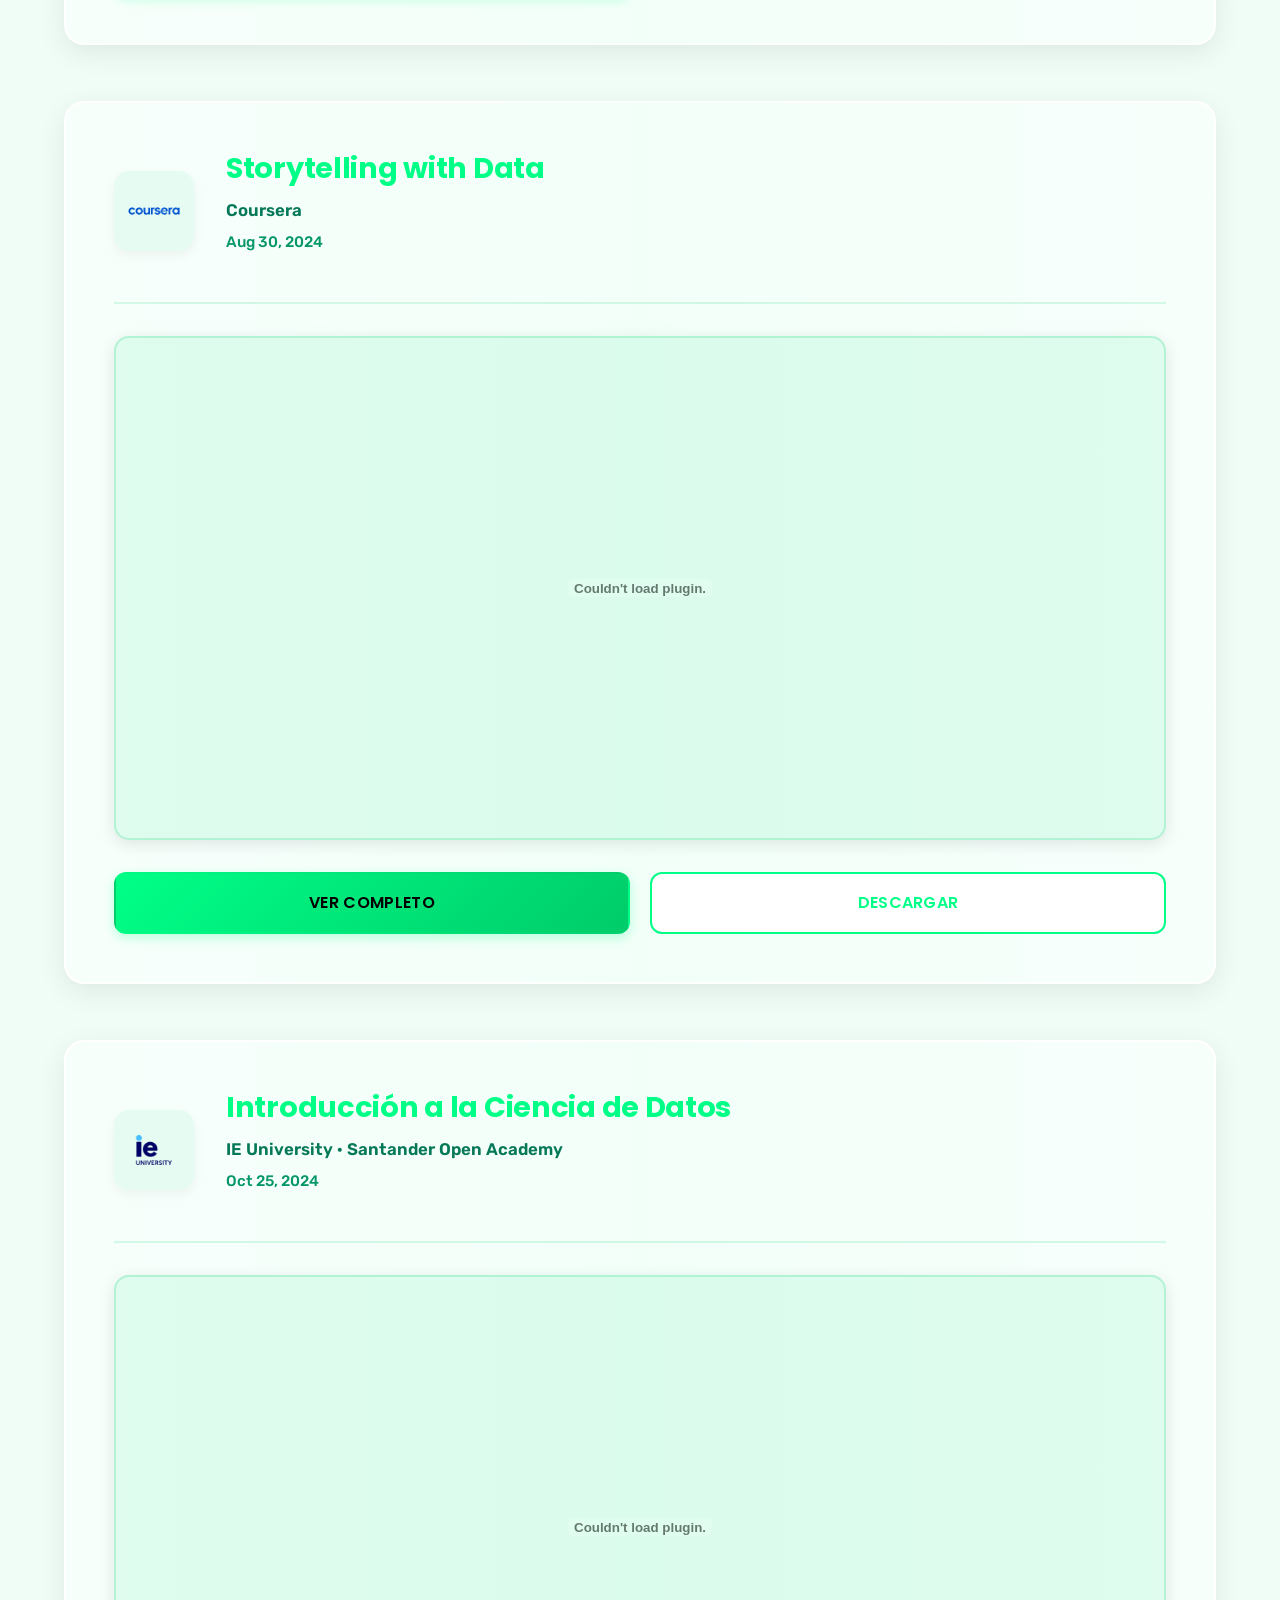
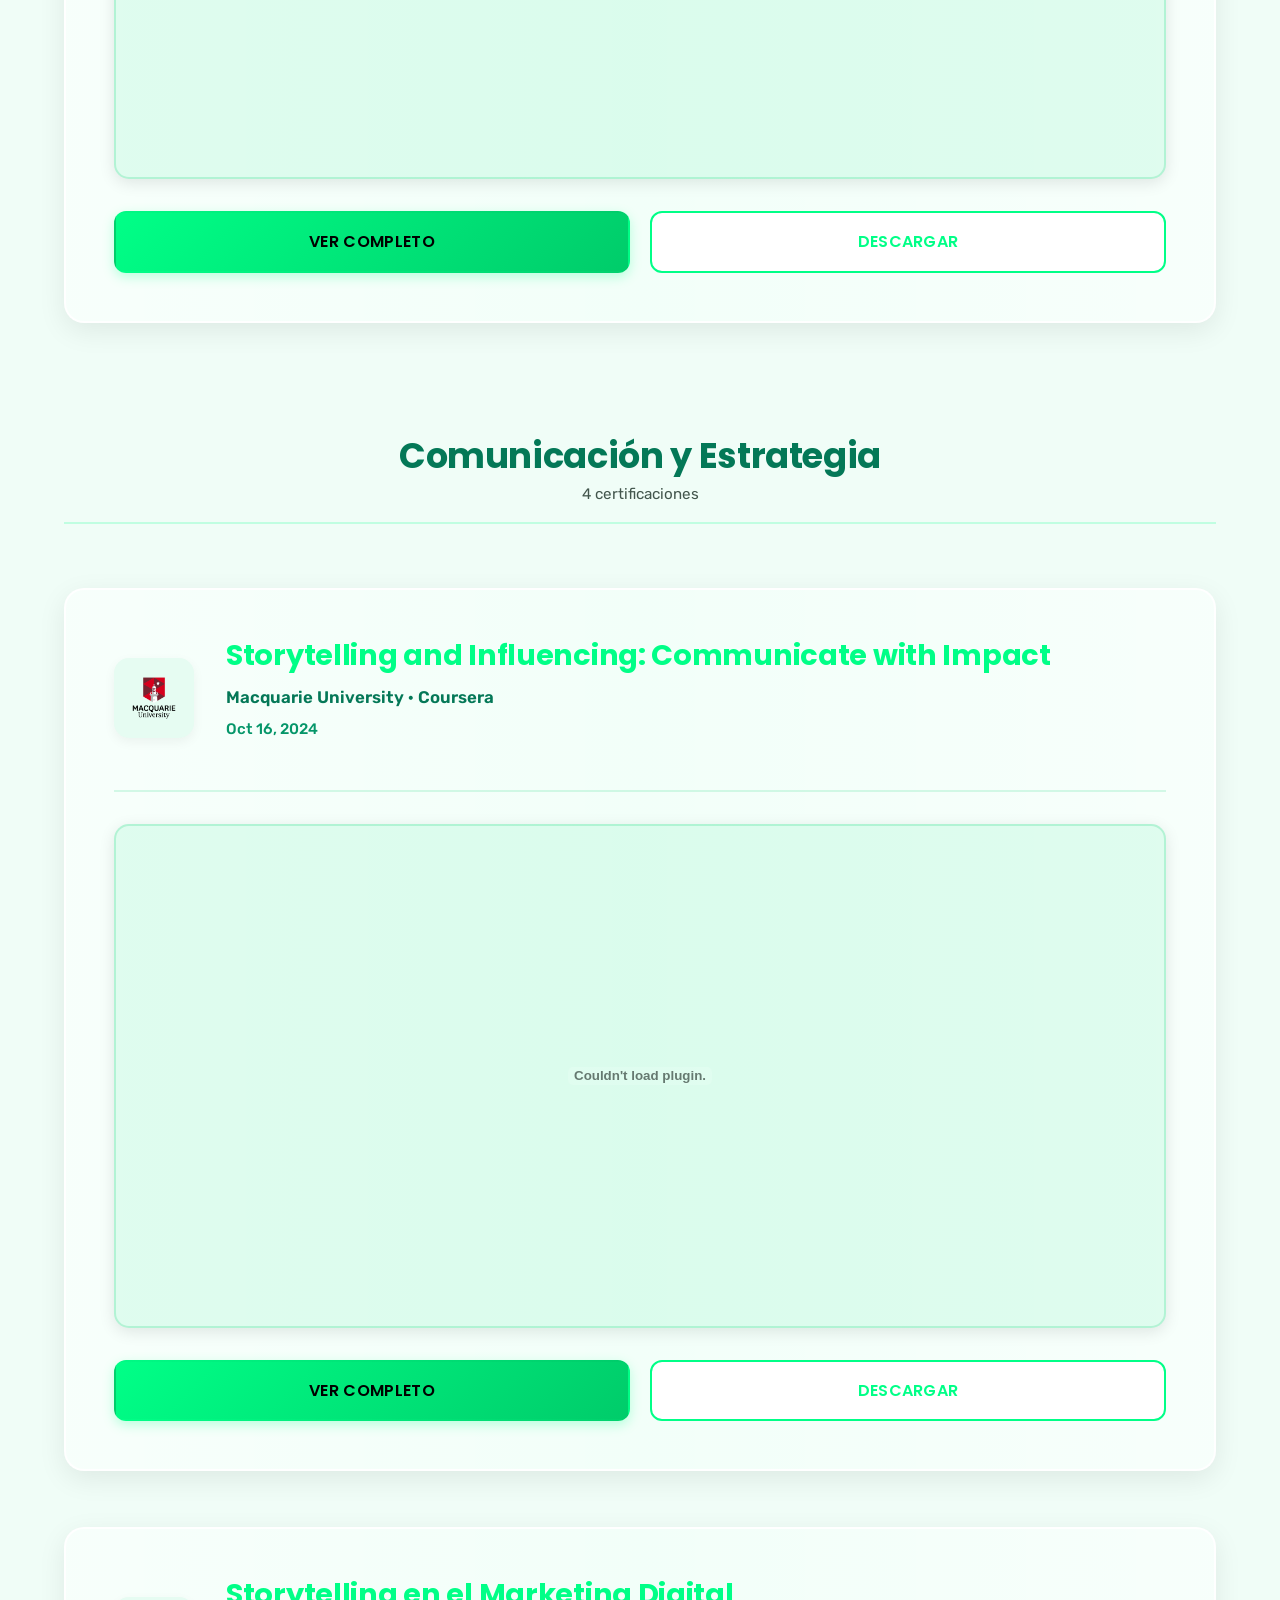
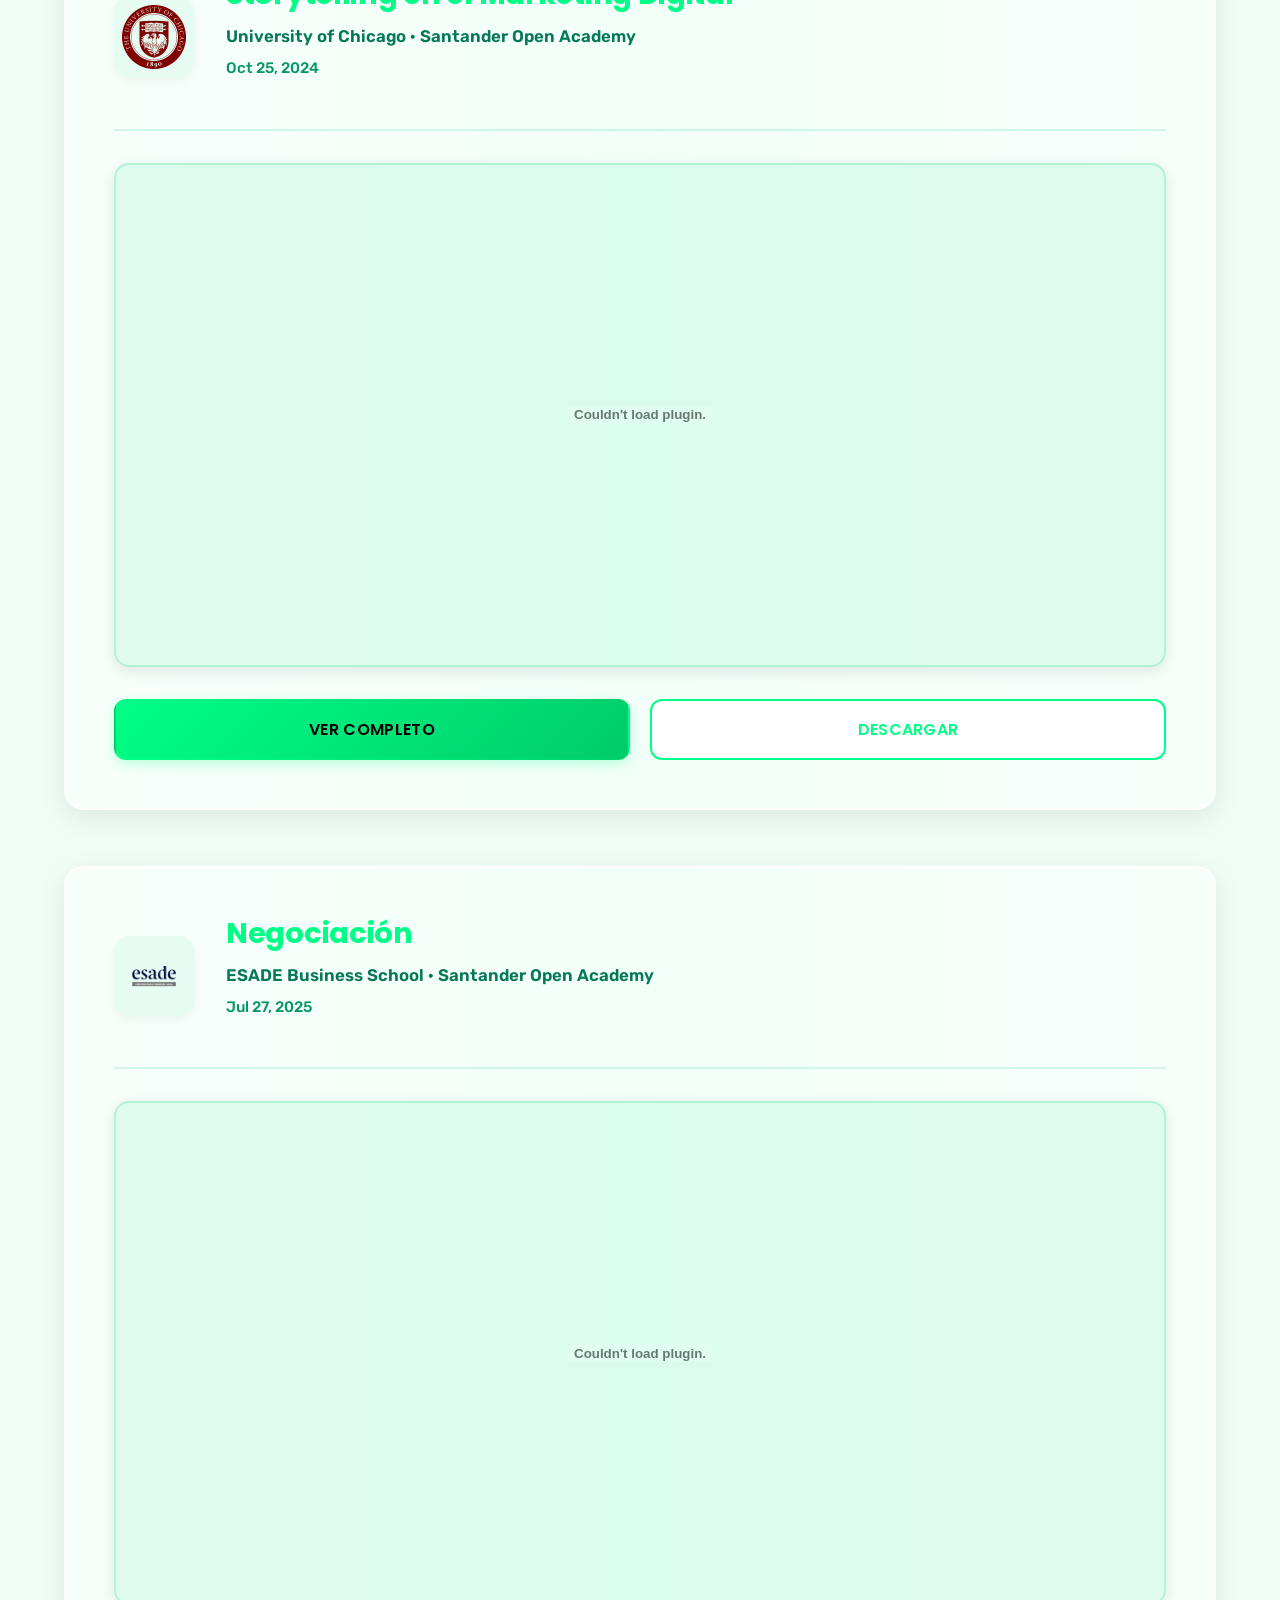
<file: certificaciones.html>
<!DOCTYPE html>
<html lang="es">

<head>
    <meta charset="UTF-8">
    <meta name="viewport" content="width=device-width, initial-scale=1.0">
    <link href="https://cdn.jsdelivr.net/npm/bootstrap@5.3.3/dist/css/bootstrap.min.css" rel="stylesheet">
    <link href="styles-certificaciones.css" rel="stylesheet">
    <title>Certificaciones - Derek A.</title>
</head>

<body class="light">
    <nav>
        <ul>
            <li><a href="index.html">← VOLVER AL INICIO</a></li>
            <button class="theme-toggle" id="themeToggle" aria-label="Cambiar tema">
                <span class="toggle-slider">☀️</span>
            </button>
            <button class="lang-toggle" id="langToggle" aria-label="Cambiar idioma" title="Cambiar idioma / Switch language">ES</button>
        </ul>
    </nav>

    <section class="hero-certifications">
        <div class="container">
            <h1>Mis Cursos y Certificaciones</h1>
            <p>Formación continua en análisis de datos, programación y ciencias de la computación — 31 certificaciones</p>
        </div>
    </section>

    <!-- Acceso rapido -->
    <div class="quick-access-wrapper">
        <div class="container">
            <div class="quick-access">
                <span class="quick-access-label">Acceso rápido:</span>
                <a href="#tecnico" class="qa-pill">Técnico / Data Science</a>
                <a href="#herramientas" class="qa-pill">Herramientas y Análisis</a>
                <a href="#comunicacion" class="qa-pill">Comunicación y Estrategia</a>
                <a href="#liderazgo" class="qa-pill">Liderazgo</a>
                <a href="#diplomados" class="qa-pill">Diplomados</a>
                <a href="#otros" class="qa-pill">Otros / Especializada</a>
            </div>
        </div>
    </div>

    <section id="certificaciones">
        <div class="container">
            <div class="certifications-grid">

                <!-- ============ TECNICO / DATA SCIENCE (9) ============ -->
                <div id="tecnico" class="cert-section-header">
                    <h2>Técnico / Data Science</h2>
                    <p>9 certificaciones</p>
                </div>

                <!-- 1 CS50x -->
                <div class="cert-item">
                    <div class="cert-header">
                        <img src="images/harvard-logo.png" alt="Harvard" class="cert-logo-small">
                        <div class="cert-info">
                            <h3>CS50x — Introduction to Computer Science</h3>
                            <p class="cert-institution">Harvard University · edX</p>
                            <p class="cert-date">Oct 20, 2025</p>
                        </div>
                    </div>
                    <div class="cert-preview">
                        <embed src="files/certificados/CS50x.pdf" type="application/pdf" width="100%" height="500px" />
                    </div>
                    <div class="cert-actions">
                        <a href="files/certificados/CS50x.pdf" target="_blank" class="btn-view">Ver Completo</a>
                        <a href="files/certificados/CS50x.pdf" download class="btn-download">Descargar</a>
                    </div>
                </div>

                <!-- 2 IBM -->
                <div class="cert-item">
                    <div class="cert-header">
                        <img src="images/ibm-logo.png" alt="IBM" class="cert-logo-small">
                        <div class="cert-info">
                            <h3>IBM Data Analyst Professional Certificate</h3>
                            <p class="cert-institution">IBM · Coursera — 11 cursos</p>
                            <p class="cert-date">Apr 02, 2026</p>
                        </div>
                    </div>
                    <div class="cert-preview">
                        <embed src="files/certificados/IBM_Data_Analyst.pdf" type="application/pdf" width="100%" height="500px" />
                    </div>
                    <div class="cert-actions">
                        <a href="files/certificados/IBM_Data_Analyst.pdf" target="_blank" class="btn-view">Ver Completo</a>
                        <a href="files/certificados/IBM_Data_Analyst.pdf" download class="btn-download">Descargar</a>
                    </div>
                </div>

                <!-- 3 Google -->
                <div class="cert-item">
                    <div class="cert-header">
                        <img src="images/google-logo.png" alt="Google" class="cert-logo-small">
                        <div class="cert-info">
                            <h3>Google Data Analytics Professional Certificate</h3>
                            <p class="cert-institution">Google · Coursera — 9 cursos</p>
                            <p class="cert-date">Jul 28, 2025</p>
                        </div>
                    </div>
                    <div class="cert-preview">
                        <embed src="files/certificados/certificado-google.pdf" type="application/pdf" width="100%" height="500px" />
                    </div>
                    <div class="cert-actions">
                        <a href="files/certificados/certificado-google.pdf" target="_blank" class="btn-view">Ver Completo</a>
                        <a href="files/certificados/certificado-google.pdf" download class="btn-download">Descargar</a>
                    </div>
                </div>

                <!-- 4 UCI -->
                <div class="cert-item">
                    <div class="cert-header">
                        <img src="images/ucirvine-logo.png" alt="UCIrvine" class="cert-logo-small">
                        <div class="cert-info">
                            <h3>Data Science Fundamentals Specialization</h3>
                            <p class="cert-institution">University of California, Irvine · Coursera — 4 cursos</p>
                            <p class="cert-date">Feb 21, 2026</p>
                        </div>
                    </div>
                    <div class="cert-preview">
                        <embed src="files/certificados/certificado-UCI.pdf" type="application/pdf" width="100%" height="500px" />
                    </div>
                    <div class="cert-actions">
                        <a href="files/certificados/certificado-UCI.pdf" target="_blank" class="btn-view">Ver Completo</a>
                        <a href="files/certificados/certificado-UCI.pdf" download class="btn-download">Descargar</a>
                    </div>
                </div>

                <!-- 5 UNAM -->
                <div class="cert-item">
                    <div class="cert-header">
                        <img src="images/unam-logo.png" alt="UNAM" class="cert-logo-small">
                        <div class="cert-info">
                            <h3>Introducción a Data Science: Programación Estadística con R</h3>
                            <p class="cert-institution">Universidad Nacional Autónoma de México · Coursera</p>
                            <p class="cert-date">Aug 06, 2025</p>
                        </div>
                    </div>
                    <div class="cert-preview">
                        <embed src="files/certificados/Programacion_R_UNAM.pdf" type="application/pdf" width="100%" height="500px" />
                    </div>
                    <div class="cert-actions">
                        <a href="files/certificados/Programacion_R_UNAM.pdf" target="_blank" class="btn-view">Ver Completo</a>
                        <a href="files/certificados/Programacion_R_UNAM.pdf" download class="btn-download">Descargar</a>
                    </div>
                </div>

                <!-- 6 Barcelona -->
                <div class="cert-item">
                    <div class="cert-header">
                        <img src="images/barcelona-logo.png" alt="Barcelona" class="cert-logo-small">
                        <div class="cert-info">
                            <h3>Big Data: Visualización de Datos</h3>
                            <p class="cert-institution">Universitat Autònoma de Barcelona · Coursera</p>
                            <p class="cert-date">Sep 20, 2024</p>
                        </div>
                    </div>
                    <div class="cert-preview">
                        <embed src="files/certificados/Big Data visualización de datos.pdf" type="application/pdf" width="100%" height="500px" />
                    </div>
                    <div class="cert-actions">
                        <a href="files/certificados/Big Data visualización de datos.pdf" target="_blank" class="btn-view">Ver Completo</a>
                        <a href="files/certificados/Big Data visualización de datos.pdf" download class="btn-download">Descargar</a>
                    </div>
                </div>

                <!-- 7 Data Visualization with R (NUEVO) -->
                <div class="cert-item">
                    <div class="cert-header">
                        <img src="images/ibm-logo.png" alt="IBM" class="cert-logo-small">
                        <div class="cert-info">
                            <h3>Data Visualization with R</h3>
                            <p class="cert-institution">IBM / Cognitive Class — DV0151EN</p>
                            <p class="cert-date">Aug 27, 2026</p>
                        </div>
                    </div>
                    <div class="cert-preview">
                        <embed src="files/certificados/Data Visualization with R.pdf" type="application/pdf" width="100%" height="500px" />
                    </div>
                    <div class="cert-actions">
                        <a href="files/certificados/Data Visualization with R.pdf" target="_blank" class="btn-view">Ver Completo</a>
                        <a href="files/certificados/Data Visualization with R.pdf" download class="btn-download">Descargar</a>
                    </div>
                </div>

                <!-- 8 Código Facilito -->
                <div class="cert-item">
                    <div class="cert-header">
                        <img src="images/codigofacilito-logo.png" alt="CodigoFacilito" class="cert-logo-small">
                        <div class="cert-info">
                            <h3>Python Profesional</h3>
                            <p class="cert-institution">Código Facilito</p>
                            <p class="cert-date">May 21, 2025</p>
                        </div>
                    </div>
                    <div class="cert-preview">
                        <embed src="files/certificados/Certificado - Curso de Python Profesional.pdf" type="application/pdf" width="100%" height="500px" />
                    </div>
                    <div class="cert-actions">
                        <a href="files/certificados/Certificado - Curso de Python Profesional.pdf" target="_blank" class="btn-view">Ver Completo</a>
                        <a href="files/certificados/Certificado - Curso de Python Profesional.pdf" download class="btn-download">Descargar</a>
                    </div>
                </div>

                <!-- 9 Skilio -->
                <div class="cert-item">
                    <div class="cert-header">
                        <img src="images/skilio-logo.png" alt="Skilio" class="cert-logo-small">
                        <div class="cert-info">
                            <h3>Programación en Python desde Cero</h3>
                            <p class="cert-institution">Skilio</p>
                            <p class="cert-date">Jun 06, 2025</p>
                        </div>
                    </div>
                    <div class="cert-preview">
                        <embed src="files/certificados/Curso de programación en Python desde cero.pdf" type="application/pdf" width="100%" height="500px" />
                    </div>
                    <div class="cert-actions">
                        <a href="files/certificados/Curso de programación en Python desde cero.pdf" target="_blank" class="btn-view">Ver Completo</a>
                        <a href="files/certificados/Curso de programación en Python desde cero.pdf" download class="btn-download">Descargar</a>
                    </div>
                </div>

                <!-- ============ HERRAMIENTAS Y ANALISIS (6) ============ -->
                <div id="herramientas" class="cert-section-header">
                    <h2>Herramientas y Análisis de Negocio</h2>
                    <p>4 certificaciones</p>
                </div>

                <!-- Excel Skills for Business (agrupado) -->
                <div class="cert-item">
                    <div class="cert-header">
                        <img src="images/macquarie-logo.png" alt="Macquarie" class="cert-logo-small">
                        <div class="cert-info">
                            <h3>Excel Skills for Business</h3>
                            <p class="cert-institution">Macquarie University · Coursera — Essentials, Intermediate I & II</p>
                            <p class="cert-date">Sep 17, 2024 — Oct 18, 2024</p>
                        </div>
                    </div>
                    <div class="cert-preview">
                        <embed src="files/certificados/Excel Skills for Business.pdf" type="application/pdf" width="100%" height="500px" />
                    </div>
                    <div class="cert-actions">
                        <a href="files/certificados/Excel Skills for Business.pdf" target="_blank" class="btn-view">Ver Completo</a>
                        <a href="files/certificados/Excel Skills for Business.pdf" download class="btn-download">Descargar</a>
                    </div>
                </div>

                <!-- Overview -->
                <div class="cert-item">
                    <div class="cert-header">
                        <img src="images/coursera-logo.png" alt="Coursera" class="cert-logo-small">
                        <div class="cert-info">
                            <h3>Overview of Data Visualization</h3>
                            <p class="cert-institution">Coursera</p>
                            <p class="cert-date">Sep 03, 2024</p>
                        </div>
                    </div>
                    <div class="cert-preview">
                        <embed src="files/certificados/Overview of Data Visualization.pdf" type="application/pdf" width="100%" height="500px" />
                    </div>
                    <div class="cert-actions">
                        <a href="files/certificados/Overview of Data Visualization.pdf" target="_blank" class="btn-view">Ver Completo</a>
                        <a href="files/certificados/Overview of Data Visualization.pdf" download class="btn-download">Descargar</a>
                    </div>
                </div>

                <!-- Storytelling With Data -->
                <div class="cert-item">
                    <div class="cert-header">
                        <img src="images/coursera-logo.png" alt="Coursera" class="cert-logo-small">
                        <div class="cert-info">
                            <h3>Storytelling with Data</h3>
                            <p class="cert-institution">Coursera</p>
                            <p class="cert-date">Aug 30, 2024</p>
                        </div>
                    </div>
                    <div class="cert-preview">
                        <embed src="files/certificados/Storytelling With Data.pdf" type="application/pdf" width="100%" height="500px" />
                    </div>
                    <div class="cert-actions">
                        <a href="files/certificados/Storytelling With Data.pdf" target="_blank" class="btn-view">Ver Completo</a>
                        <a href="files/certificados/Storytelling With Data.pdf" download class="btn-download">Descargar</a>
                    </div>
                </div>

                <!-- IE -->
                <div class="cert-item">
                    <div class="cert-header">
                        <img src="images/ie_logo.png" alt="IE" class="cert-logo-small">
                        <div class="cert-info">
                            <h3>Introducción a la Ciencia de Datos</h3>
                            <p class="cert-institution">IE University · Santander Open Academy</p>
                            <p class="cert-date">Oct 25, 2024</p>
                        </div>
                    </div>
                    <div class="cert-preview">
                        <embed src="files/certificados/CIENCIA_DE_DATOS_SANTANDER.pdf" type="application/pdf" width="100%" height="500px" />
                    </div>
                    <div class="cert-actions">
                        <a href="files/certificados/CIENCIA_DE_DATOS_SANTANDER.pdf" target="_blank" class="btn-view">Ver Completo</a>
                        <a href="files/certificados/CIENCIA_DE_DATOS_SANTANDER.pdf" download class="btn-download">Descargar</a>
                    </div>
                </div>

                <!-- ============ COMUNICACION Y ESTRATEGIA (4) ============ -->
                <div id="comunicacion" class="cert-section-header">
                    <h2>Comunicación y Estrategia</h2>
                    <p>4 certificaciones</p>
                </div>

                <!-- Storytelling Influencing -->
                <div class="cert-item">
                    <div class="cert-header">
                        <img src="images/macquarie-logo.png" alt="Macquarie" class="cert-logo-small">
                        <div class="cert-info">
                            <h3>Storytelling and Influencing: Communicate with Impact</h3>
                            <p class="cert-institution">Macquarie University · Coursera</p>
                            <p class="cert-date">Oct 16, 2024</p>
                        </div>
                    </div>
                    <div class="cert-preview">
                        <embed src="files/certificados/Storytelling and influencing Communicate with.pdf" type="application/pdf" width="100%" height="500px" />
                    </div>
                    <div class="cert-actions">
                        <a href="files/certificados/Storytelling and influencing Communicate with.pdf" target="_blank" class="btn-view">Ver Completo</a>
                        <a href="files/certificados/Storytelling and influencing Communicate with.pdf" download class="btn-download">Descargar</a>
                    </div>
                </div>

                <!-- Chicago -->
                <div class="cert-item">
                    <div class="cert-header">
                        <img src="images/chicago-logo.png" alt="Chicago" class="cert-logo-small">
                        <div class="cert-info">
                            <h3>Storytelling en el Marketing Digital</h3>
                            <p class="cert-institution">University of Chicago · Santander Open Academy</p>
                            <p class="cert-date">Oct 25, 2024</p>
                        </div>
                    </div>
                    <div class="cert-preview">
                        <embed src="files/certificados/marketing_digital_santander.pdf" type="application/pdf" width="100%" height="500px" />
                    </div>
                    <div class="cert-actions">
                        <a href="files/certificados/marketing_digital_santander.pdf" target="_blank" class="btn-view">Ver Completo</a>
                        <a href="files/certificados/marketing_digital_santander.pdf" download class="btn-download">Descargar</a>
                    </div>
                </div>

                <!-- ESADE -->
                <div class="cert-item">
                    <div class="cert-header">
                        <img src="images/esade-logo.png" alt="ESADE" class="cert-logo-small">
                        <div class="cert-info">
                            <h3>Negociación</h3>
                            <p class="cert-institution">ESADE Business School · Santander Open Academy</p>
                            <p class="cert-date">Jul 27, 2025</p>
                        </div>
                    </div>
                    <div class="cert-preview">
                        <embed src="files/certificados/Negociacion_santander.pdf" type="application/pdf" width="100%" height="500px" />
                    </div>
                    <div class="cert-actions">
                        <a href="files/certificados/Negociacion_santander.pdf" target="_blank" class="btn-view">Ver Completo</a>
                        <a href="files/certificados/Negociacion_santander.pdf" download class="btn-download">Descargar</a>
                    </div>
                </div>

                <!-- Cambridge AI -->
                <div class="cert-item">
                    <div class="cert-header">
                        <img src="images/cambridge-logo.png" alt="Cambridge" class="cert-logo-small">
                        <div class="cert-info">
                            <h3>Creating Value with AI, Automation and Bots</h3>
                            <p class="cert-institution">Cambridge Judge Business School · Santander Open Academy</p>
                            <p class="cert-date">Aug 07, 2025</p>
                        </div>
                    </div>
                    <div class="cert-preview">
                        <embed src="files/certificados/Santander Open Academy-Crear valor con IA, automatización y bots.pdf" type="application/pdf" width="100%" height="500px" />
                    </div>
                    <div class="cert-actions">
                        <a href="files/certificados/Santander Open Academy-Crear valor con IA, automatización y bots.pdf" target="_blank" class="btn-view">Ver Completo</a>
                        <a href="files/certificados/Santander Open Academy-Crear valor con IA, automatización y bots.pdf" download class="btn-download">Descargar</a>
                    </div>
                </div>

                <!-- ============ LIDERAZGO Y DESARROLLO PERSONAL (7) ============ -->
                <div id="liderazgo" class="cert-section-header">
                    <h2>Liderazgo y Desarrollo Personal</h2>
                    <p>7 certificaciones — Cambridge Judge Business School / Santander Open Academy</p>
                </div>

                <!-- Be The Leader -->
                <div class="cert-item">
                    <div class="cert-header">
                        <img src="images/cambridge-logo.png" alt="Cambridge" class="cert-logo-small">
                        <div class="cert-info">
                            <h3>Be The Leader</h3>
                            <p class="cert-institution">Cambridge Judge Business School · Santander Open Academy</p>
                            <p class="cert-date">Aug 04, 2025</p>
                        </div>
                    </div>
                    <div class="cert-preview">
                        <embed src="files/certificados/Santander Open Academy-Sé El Líder.pdf" type="application/pdf" width="100%" height="500px" />
                    </div>
                    <div class="cert-actions">
                        <a href="files/certificados/Santander Open Academy-Sé El Líder.pdf" target="_blank" class="btn-view">Ver Completo</a>
                        <a href="files/certificados/Santander Open Academy-Sé El Líder.pdf" download class="btn-download">Descargar</a>
                    </div>
                </div>

                <!-- Unlock -->
                <div class="cert-item">
                    <div class="cert-header">
                        <img src="images/cambridge-logo.png" alt="Cambridge" class="cert-logo-small">
                        <div class="cert-info">
                            <h3>Unlock Your Leadership Edge</h3>
                            <p class="cert-institution">Cambridge Judge Business School · Santander Open Academy</p>
                            <p class="cert-date">Aug 04, 2025</p>
                        </div>
                    </div>
                    <div class="cert-preview">
                        <embed src="files/certificados/Santander Open Academy-Desbloquee su Ventaja de Liderazgo.pdf" type="application/pdf" width="100%" height="500px" />
                    </div>
                    <div class="cert-actions">
                        <a href="files/certificados/Santander Open Academy-Desbloquee su Ventaja de Liderazgo.pdf" target="_blank" class="btn-view">Ver Completo</a>
                        <a href="files/certificados/Santander Open Academy-Desbloquee su Ventaja de Liderazgo.pdf" download class="btn-download">Descargar</a>
                    </div>
                </div>

                <!-- Unleash -->
                <div class="cert-item">
                    <div class="cert-header">
                        <img src="images/cambridge-logo.png" alt="Cambridge" class="cert-logo-small">
                        <div class="cert-info">
                            <h3>Unleash Your Team Game</h3>
                            <p class="cert-institution">Cambridge Judge Business School · Santander Open Academy</p>
                            <p class="cert-date">Aug 04, 2025</p>
                        </div>
                    </div>
                    <div class="cert-preview">
                        <embed src="files/certificados/Santander Open Academy-Impulsa El Rendimiento de Tu Equipo.pdf" type="application/pdf" width="100%" height="500px" />
                    </div>
                    <div class="cert-actions">
                        <a href="files/certificados/Santander Open Academy-Impulsa El Rendimiento de Tu Equipo.pdf" target="_blank" class="btn-view">Ver Completo</a>
                        <a href="files/certificados/Santander Open Academy-Impulsa El Rendimiento de Tu Equipo.pdf" download class="btn-download">Descargar</a>
                    </div>
                </div>

                <!-- Thrive -->
                <div class="cert-item">
                    <div class="cert-header">
                        <img src="images/cambridge-logo.png" alt="Cambridge" class="cert-logo-small">
                        <div class="cert-info">
                            <h3>Thrive in Chaos</h3>
                            <p class="cert-institution">Cambridge Judge Business School · Santander Open Academy</p>
                            <p class="cert-date">Aug 04, 2025</p>
                        </div>
                    </div>
                    <div class="cert-preview">
                        <embed src="files/certificados/Santander Open Academy-Thrive in Chaos.pdf" type="application/pdf" width="100%" height="500px" />
                    </div>
                    <div class="cert-actions">
                        <a href="files/certificados/Santander Open Academy-Thrive in Chaos.pdf" target="_blank" class="btn-view">Ver Completo</a>
                        <a href="files/certificados/Santander Open Academy-Thrive in Chaos.pdf" download class="btn-download">Descargar</a>
                    </div>
                </div>

                <!-- Mental Fitness -->
                <div class="cert-item">
                    <div class="cert-header">
                        <img src="images/cambridge-logo.png" alt="Cambridge" class="cert-logo-small">
                        <div class="cert-info">
                            <h3>Mental Fitness for Peak Performance</h3>
                            <p class="cert-institution">Cambridge Judge Business School · Santander Open Academy</p>
                            <p class="cert-date">Jul 31, 2025</p>
                        </div>
                    </div>
                    <div class="cert-preview">
                        <embed src="files/certificados/Santander Open Academy-Mental Fitness for Peak Performance.pdf" type="application/pdf" width="100%" height="500px" />
                    </div>
                    <div class="cert-actions">
                        <a href="files/certificados/Santander Open Academy-Mental Fitness for Peak Performance.pdf" target="_blank" class="btn-view">Ver Completo</a>
                        <a href="files/certificados/Santander Open Academy-Mental Fitness for Peak Performance.pdf" download class="btn-download">Descargar</a>
                    </div>
                </div>

                <!-- Own the Clock -->
                <div class="cert-item">
                    <div class="cert-header">
                        <img src="images/cambridge-logo.png" alt="Cambridge" class="cert-logo-small">
                        <div class="cert-info">
                            <h3>Own the Clock</h3>
                            <p class="cert-institution">Cambridge Judge Business School · Santander Open Academy</p>
                            <p class="cert-date">Aug 03, 2025</p>
                        </div>
                    </div>
                    <div class="cert-preview">
                        <embed src="files/certificados/Santander Open Academy-Aprovecha Tu Tiempo.pdf" type="application/pdf" width="100%" height="500px" />
                    </div>
                    <div class="cert-actions">
                        <a href="files/certificados/Santander Open Academy-Aprovecha Tu Tiempo.pdf" target="_blank" class="btn-view">Ver Completo</a>
                        <a href="files/certificados/Santander Open Academy-Aprovecha Tu Tiempo.pdf" download class="btn-download">Descargar</a>
                    </div>
                </div>

                <!-- Stealthy -->
                <div class="cert-item">
                    <div class="cert-header">
                        <img src="images/cambridge-logo.png" alt="Cambridge" class="cert-logo-small">
                        <div class="cert-info">
                            <h3>Stealthy Communication Hacks</h3>
                            <p class="cert-institution">Cambridge Judge Business School · Santander Open Academy</p>
                            <p class="cert-date">Aug 01, 2025</p>
                        </div>
                    </div>
                    <div class="cert-preview">
                        <embed src="files/certificados/Santander Open Academy-Trucos de Comunicación Sigilosos.pdf" type="application/pdf" width="100%" height="500px" />
                    </div>
                    <div class="cert-actions">
                        <a href="files/certificados/Santander Open Academy-Trucos de Comunicación Sigilosos.pdf" target="_blank" class="btn-view">Ver Completo</a>
                        <a href="files/certificados/Santander Open Academy-Trucos de Comunicación Sigilosos.pdf" download class="btn-download">Descargar</a>
                    </div>
                </div>

                <!-- ============ DIPLOMADOS (2) ============ -->
                <div id="diplomados" class="cert-section-header">
                    <h2>Diplomados</h2>
                    <p>2 diplomados</p>
                </div>

                <!-- CONDUSEF -->
                <div class="cert-item">
                    <div class="cert-header">
                        <img src="images/condusef-logo.png" alt="CONDUSEF" class="cert-logo-small">
                        <div class="cert-info">
                            <h3>Diplomado en Educación Financiera</h3>
                            <p class="cert-institution">CONDUSEF — 150 h</p>
                            <p class="cert-date">Mar – May 2023</p>
                        </div>
                    </div>
                    <div class="cert-preview">
                        <embed src="files/certificados/Diplomado de educacion financiera.pdf" type="application/pdf" width="100%" height="500px" />
                    </div>
                    <div class="cert-actions">
                        <a href="files/certificados/Diplomado de educacion financiera.pdf" target="_blank" class="btn-view">Ver Completo</a>
                        <a href="files/certificados/Diplomado de educacion financiera.pdf" download class="btn-download">Descargar</a>
                    </div>
                </div>

                <!-- Edutin -->
                <div class="cert-item">
                    <div class="cert-header">
                        <img src="images/edutin-logo.png" alt="Edutin" class="cert-logo-small">
                        <div class="cert-info">
                            <h3>Diplomado en Pedagogía Infantil y Desarrollo Psicomotor</h3>
                            <p class="cert-institution">Edutin Academy — 180 h</p>
                            <p class="cert-date">May 26, 2025</p>
                        </div>
                    </div>
                    <div class="cert-preview">
                        <embed src="files/certificados/pedagogia infantil y desarrollo psicomotor.pdf" type="application/pdf" width="100%" height="500px" />
                    </div>
                    <div class="cert-actions">
                        <a href="files/certificados/pedagogia infantil y desarrollo psicomotor.pdf" target="_blank" class="btn-view">Ver Completo</a>
                        <a href="files/certificados/pedagogia infantil y desarrollo psicomotor.pdf" download class="btn-download">Descargar</a>
                    </div>
                </div>

                <!-- ============ OTROS / FORMACION ESPECIALIZADA (5) ============ -->
                <div id="otros" class="cert-section-header">
                    <h2>Otros / Formación Especializada</h2>
                    <p>5 certificaciones</p>
                </div>

                <!-- Escolta Elite -->
                <div class="cert-item">
                    <div class="cert-header">
                        <img src="images/cofes-logo.png" alt="COFES" class="cert-logo-small">
                        <div class="cert-info">
                            <h3>Formación de Escolta Elite para la Protección a Funcionarios</h3>
                            <p class="cert-institution">COFES — Centro de Operaciones de Formación y Especialización Profesional</p>
                            <p class="cert-date">Mar 16 – 18, 2023 — 3 h</p>
                        </div>
                    </div>
                    <div class="cert-preview">
                        <embed src="files/certificados/formacion escolta elite.pdf" type="application/pdf" width="100%" height="500px" />
                    </div>
                    <div class="cert-actions">
                        <a href="files/certificados/formacion escolta elite.pdf" target="_blank" class="btn-view">Ver Completo</a>
                        <a href="files/certificados/formacion escolta elite.pdf" download class="btn-download">Descargar</a>
                    </div>
                </div>

                <!-- Tácticas emboscadas -->
                <div class="cert-item">
                    <div class="cert-header">
                        <img src="images/cofes-logo.png" alt="COFES" class="cert-logo-small">
                        <div class="cert-info">
                            <h3>Tácticas contra Emboscadas de Alto Impacto en Autos, para la Protección a Funcionarios</h3>
                            <p class="cert-institution">COFES — Centro de Operaciones de Formación y Especialización Profesional</p>
                            <p class="cert-date">Feb 16 – 18, 2023 — 3 h</p>
                        </div>
                    </div>
                    <div class="cert-preview">
                        <embed src="files/certificados/tecnicas contra emboscadas autos.pdf" type="application/pdf" width="100%" height="500px" />
                    </div>
                    <div class="cert-actions">
                        <a href="files/certificados/tecnicas contra emboscadas autos.pdf" target="_blank" class="btn-view">Ver Completo</a>
                        <a href="files/certificados/tecnicas contra emboscadas autos.pdf" download class="btn-download">Descargar</a>
                    </div>
                </div>

                <!-- Tácticas combate -->
                <div class="cert-item">
                    <div class="cert-header">
                        <img src="images/cofes-logo.png" alt="COFES" class="cert-logo-small">
                        <div class="cert-info">
                            <h3>Tácticas de Combate y Extracciones para Escoltas, en la Protección a Funcionarios</h3>
                            <p class="cert-institution">COFES — Centro de Operaciones de Formación y Especialización Profesional</p>
                            <p class="cert-date">Mar 02 – 04, 2023 — 3 h</p>
                        </div>
                    </div>
                    <div class="cert-preview">
                        <embed src="files/certificados/tecnicas de combate y extraccion.pdf" type="application/pdf" width="100%" height="500px" />
                    </div>
                    <div class="cert-actions">
                        <a href="files/certificados/tecnicas de combate y extraccion.pdf" target="_blank" class="btn-view">Ver Completo</a>
                        <a href="files/certificados/tecnicas de combate y extraccion.pdf" download class="btn-download">Descargar</a>
                    </div>
                </div>

                <!-- Atrévete -->
                <div class="cert-item">
                    <div class="cert-header">
                        <img src="images/app-logo.png" alt="App" class="cert-logo-small">
                        <div class="cert-info">
                            <h3>Atrévete a Crear una App</h3>
                            <p class="cert-institution">Formación en línea</p>
                            <p class="cert-date">Sep 04, 2023</p>
                        </div>
                    </div>
                    <div class="cert-preview">
                        <embed src="files/certificados/Atrévete a crear una app.pdf" type="application/pdf" width="100%" height="500px" />
                    </div>
                    <div class="cert-actions">
                        <a href="files/certificados/Atrévete a crear una app.pdf" target="_blank" class="btn-view">Ver Completo</a>
                        <a href="files/certificados/Atrévete a crear una app.pdf" download class="btn-download">Descargar</a>
                    </div>
                </div>

                <!-- Sistemas 2x2 -->
                <div class="cert-item">
                    <div class="cert-header">
                        <img src="images/math-logo.png" alt="Matematicas" class="cert-logo-small">
                        <div class="cert-info">
                            <h3>Sistemas de Ecuaciones Lineales de 2×2</h3>
                            <p class="cert-institution">Formación en línea</p>
                            <p class="cert-date">Ago 24, 2023</p>
                        </div>
                    </div>
                    <div class="cert-preview">
                        <embed src="files/certificados/Sistemas de ecuaciones lineales 2×2.pdf" type="application/pdf" width="100%" height="500px" />
                    </div>
                    <div class="cert-actions">
                        <a href="files/certificados/Sistemas de ecuaciones lineales 2×2.pdf" target="_blank" class="btn-view">Ver Completo</a>
                        <a href="files/certificados/Sistemas de ecuaciones lineales 2×2.pdf" download class="btn-download">Descargar</a>
                    </div>
                </div>

            </div>
        </div>
    </section>

    <footer>
        <p>&copy; <span id="year"></span> Alvirde Derek. Todos los derechos reservados.</p>
    </footer>

    <script src="https://cdn.jsdelivr.net/npm/bootstrap@5.3.3/dist/js/bootstrap.bundle.min.js"></script>
    <script src="script.js"></script>
</body>

</html>
</file>
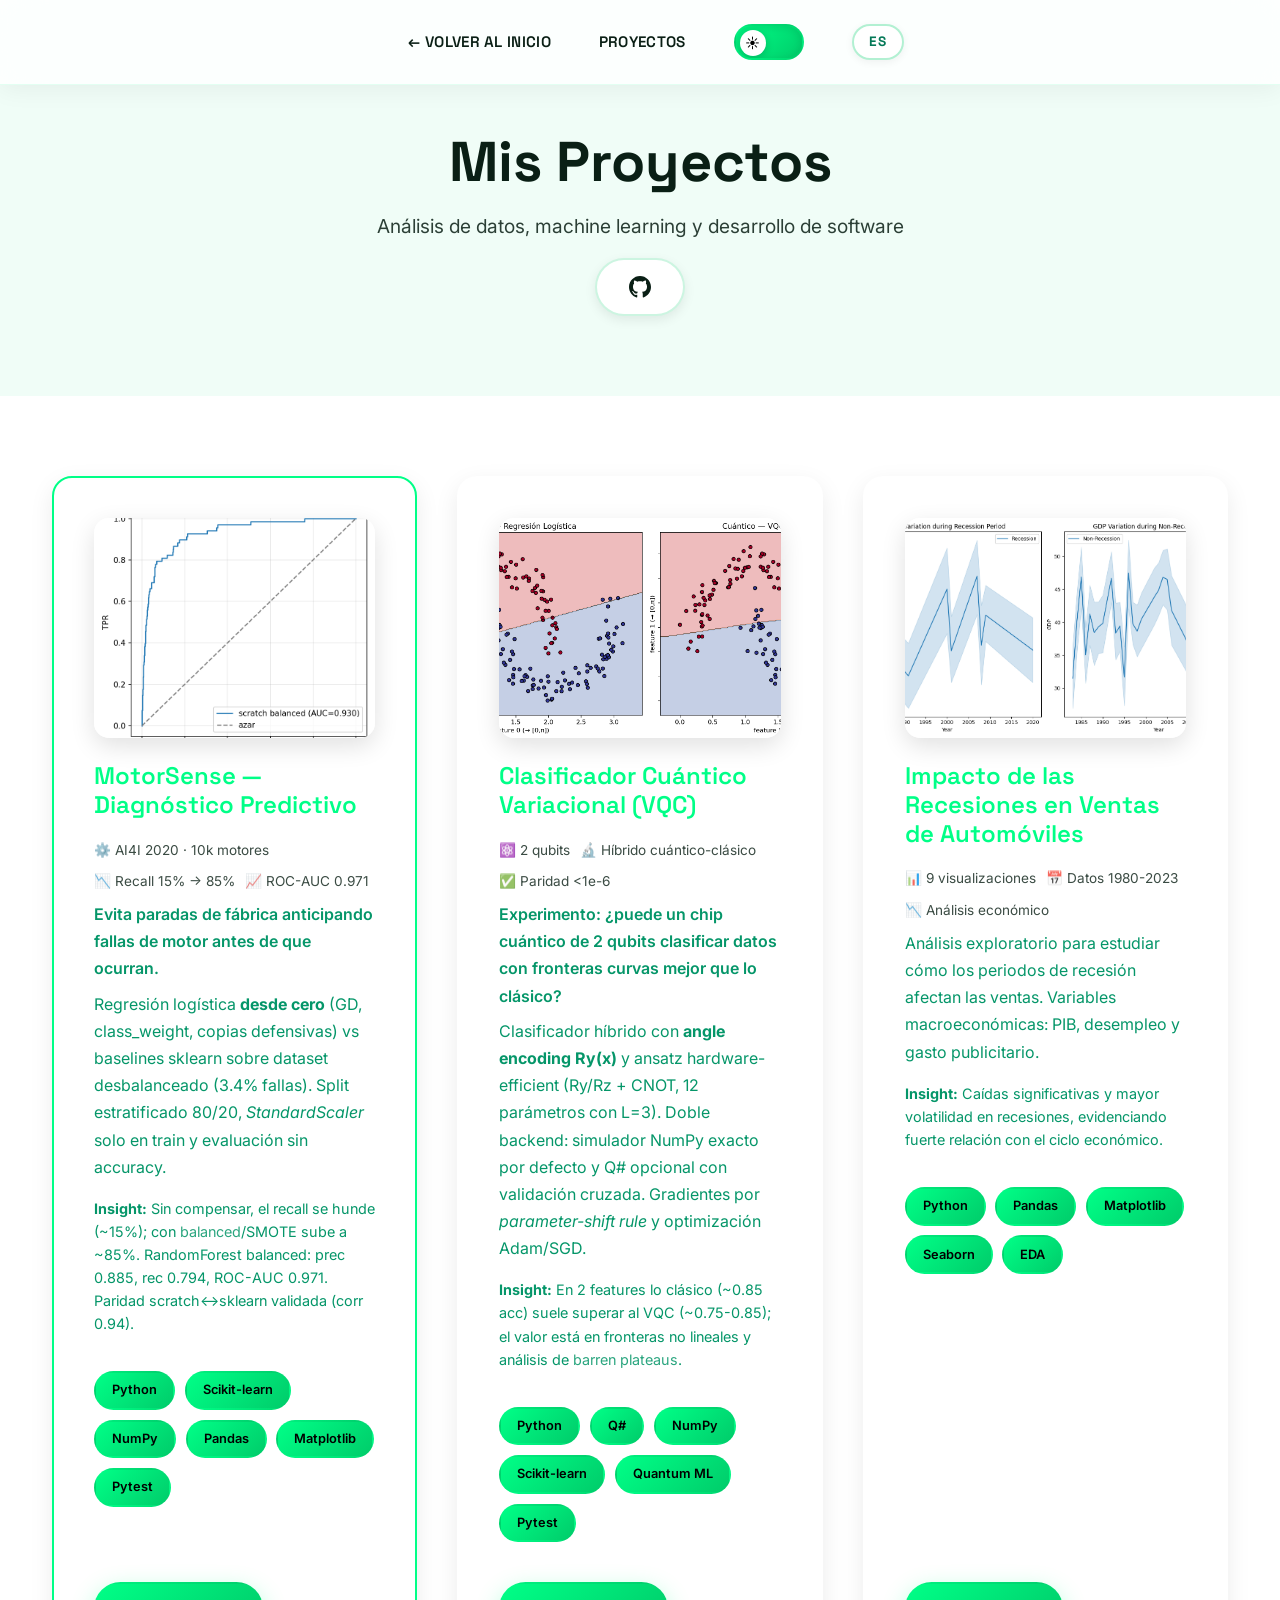
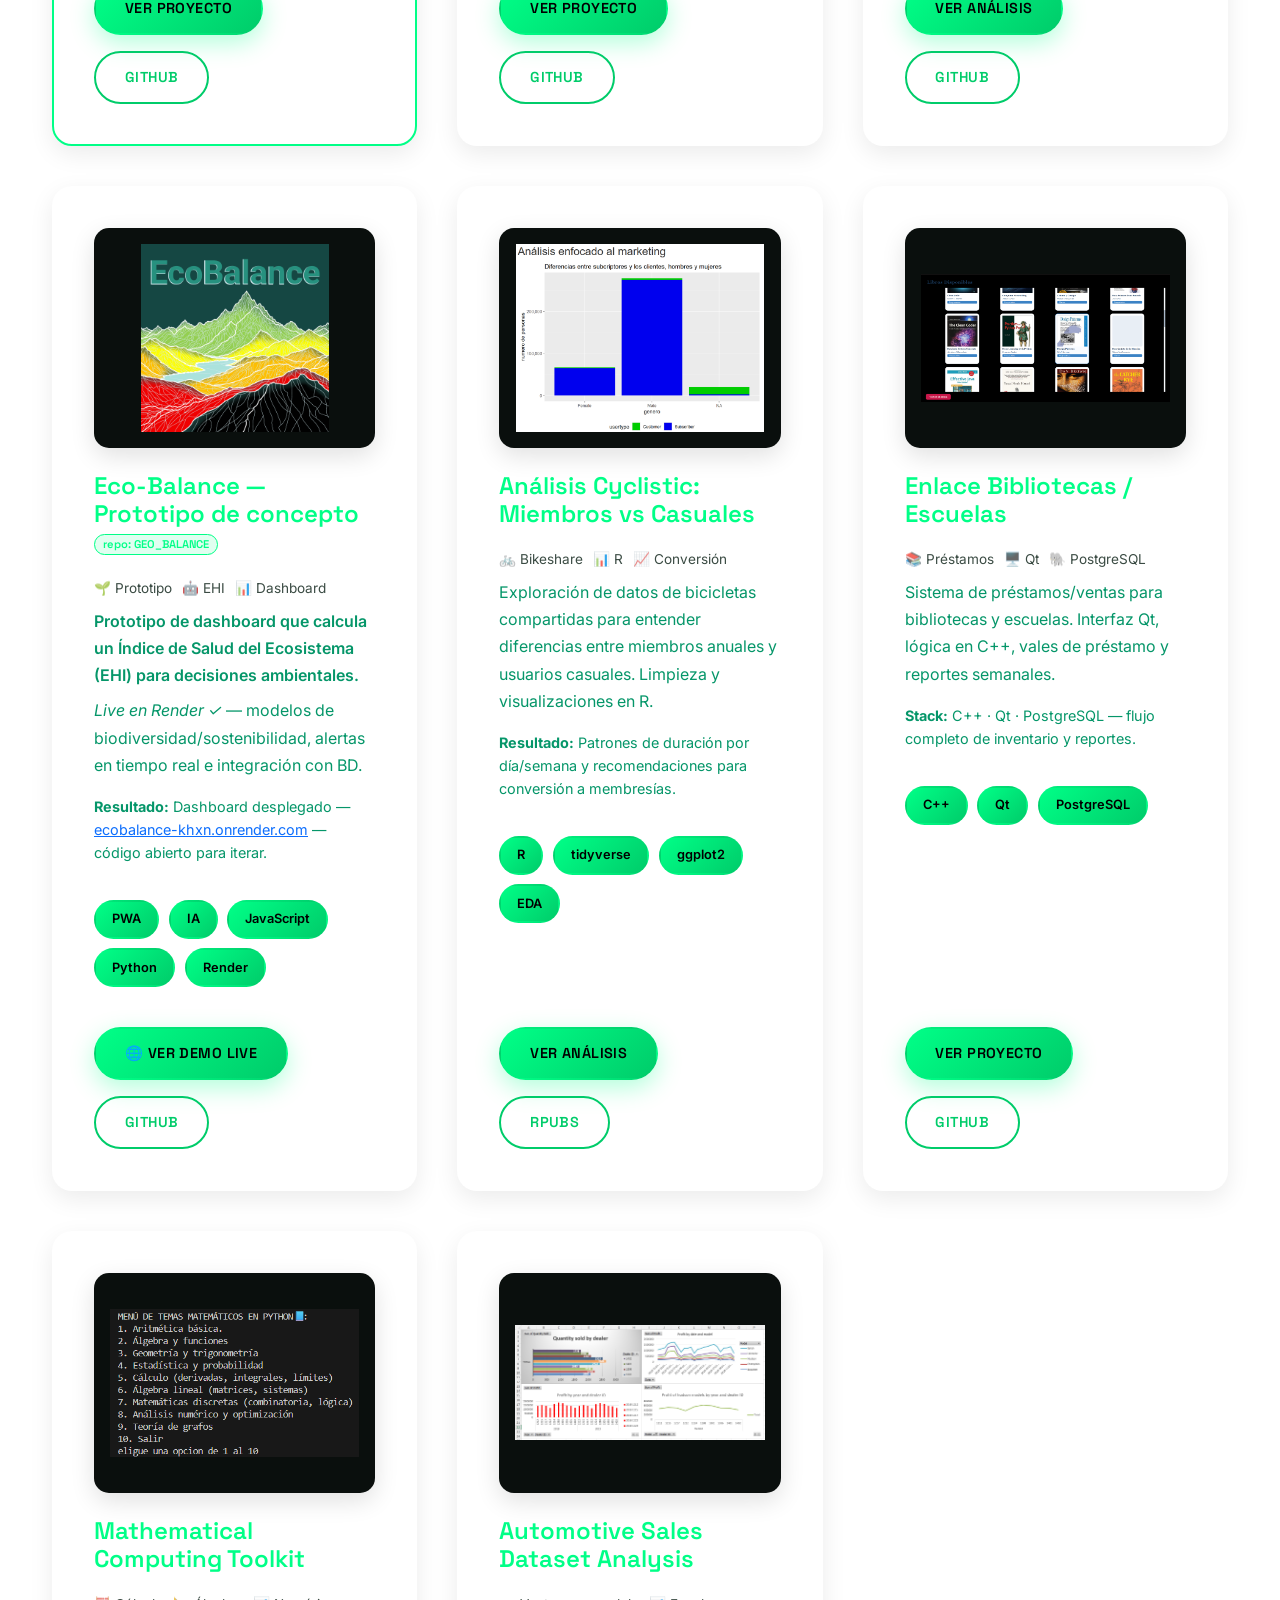
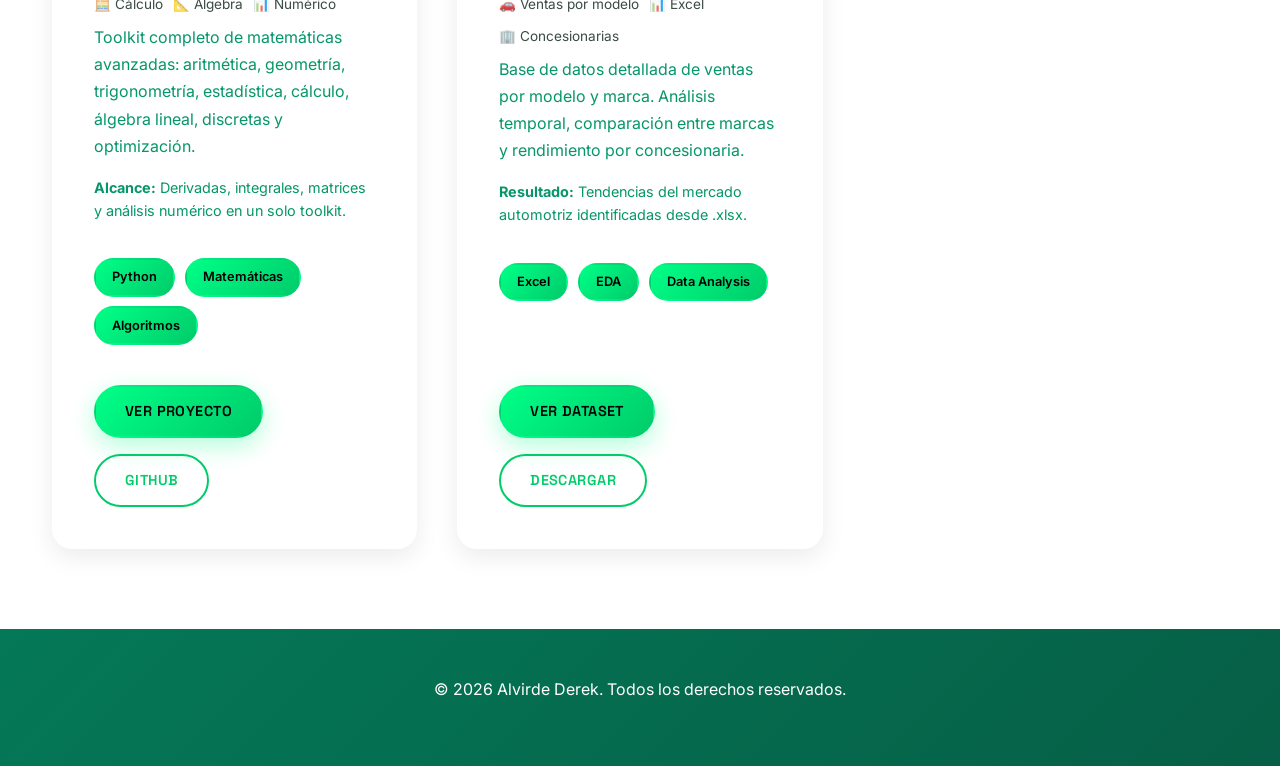
<file: proyectos.html>
<!DOCTYPE html>
<html lang="es">

<head>
    <meta charset="UTF-8">
    <meta name="viewport" content="width=device-width, initial-scale=1.0">
    <link href="https://cdn.jsdelivr.net/npm/bootstrap@5.3.3/dist/css/bootstrap.min.css" rel="stylesheet">
    <link href="styles-proyectos.css" rel="stylesheet">
    <title>Proyectos - Derek A.</title>
</head>

<body class="light">
    <nav>
        <ul>
            <li><a href="index.html">← VOLVER AL INICIO</a></li>
            <li><a href="#proyectos">PROYECTOS</a></li>
            <button class="theme-toggle" id="themeToggle" aria-label="Cambiar tema">
                <span class="toggle-slider">☀️</span>
            </button>
            <button class="lang-toggle" id="langToggle" aria-label="Cambiar idioma" title="Cambiar idioma / Switch language">ES</button>
        </ul>
    </nav>

    <section class="hero-projects">
        <div class="container">
            <h1>Mis Proyectos</h1>
            <p>Análisis de datos, machine learning y desarrollo de software</p>
            <div class="social-links">
                <a href="https://github.com/derekrex333" target="_blank" class="social-btn github">
                    <svg width="24" height="24" viewBox="0 0 24 24" fill="currentColor">
                        <path
                            d="M12 0c-6.626 0-12 5.373-12 12 0 5.302 3.438 9.8 8.207 11.387.599.111.793-.261.793-.577v-2.234c-3.338.726-4.033-1.416-4.033-1.416-.546-1.387-1.333-1.756-1.333-1.756-1.089-.745.083-.729.083-.729 1.205.084 1.839 1.237 1.839 1.237 1.07 1.834 2.807 1.304 3.492.997.107-.775.418-1.305.762-1.604-2.665-.305-5.467-1.334-5.467-5.931 0-1.311.469-2.381 1.236-3.221-.124-.303-.535-1.524.117-3.176 0 0 1.008-.322 3.301 1.23.957-.266 1.983-.399 3.003-.404 1.02.005 2.047.138 3.006.404 2.291-1.552 3.297-1.23 3.297-1.23.653 1.653.242 2.874.118 3.176.77.84 1.235 1.911 1.235 3.221 0 4.609-2.807 5.624-5.479 5.921.43.372.823 1.102.823 2.222v3.293c0 .319.192.694.801.576 4.765-1.589 8.199-6.086 8.199-11.386 0-6.627-5.373-12-12-12z" />
                    </svg>
                </a>
            </div>
        </div>
    </section>

    <section id="proyectos">
        <div class="container">
            <div class="projects-grid">

                <!-- MotorSense — FEATURED -->
                <div class="project-card" style="border-color: var(--color-primary);">
                    <img src="images/motorsense-roc.png" alt="MotorSense - Curva ROC diagnóstico predictivo"
                        class="project-image">
                    <div class="project-content">
                        <h3>MotorSense — Diagnóstico Predictivo</h3>
                        <div class="project-meta">
                            <span>⚙️ AI4I 2020 · 10k motores</span>
                            <span>📉 Recall 15% → 85%</span>
                            <span>📈 ROC-AUC 0.971</span>
                        </div>
                        <p class="project-description" style="font-weight:600;">
                            Evita paradas de fábrica anticipando fallas de motor antes de que ocurran.
                        </p>
                        <p class="project-description">
                            Regresión logística <strong>desde cero</strong> (GD, class_weight, copias defensivas) vs baselines
                            sklearn sobre dataset desbalanceado (3.4% fallas). Split estratificado 80/20,
                            <em>StandardScaler</em> solo en train y evaluación sin accuracy.
                        </p>
                        <p class="project-insight">
                            <strong>Insight:</strong> Sin compensar, el recall se hunde (~15%); con
                            <em>balanced</em>/SMOTE sube a ~85%. RandomForest balanced: prec 0.885,
                            rec 0.794, ROC-AUC 0.971. Paridad scratch↔sklearn validada (corr 0.94).
                        </p>
                        <div class="project-tags">
                            <span class="project-tag">Python</span>
                            <span class="project-tag">Scikit-learn</span>
                            <span class="project-tag">NumPy</span>
                            <span class="project-tag">Pandas</span>
                            <span class="project-tag">Matplotlib</span>
                            <span class="project-tag">Pytest</span>
                        </div>
                        <div class="project-actions">
                            <a href="https://github.com/derekrex333/MotorSense-Diagnostico-Predictivo"
                                target="_blank" class="btn-view">Ver proyecto</a>
                            <a href="https://github.com/derekrex333/MotorSense-Diagnostico-Predictivo"
                                target="_blank" class="btn-github">GitHub</a>
                        </div>
                    </div>
                </div>

                <!-- VQC — interés personal, arriba -->
                <div class="project-card">
                    <img src="images/vqc-fronteras.png" alt="Clasificador Cuántico Variacional - Fronteras de decisión"
                        class="project-image">
                    <div class="project-content">
                        <h3>Clasificador Cuántico Variacional (VQC)</h3>
                        <div class="project-meta">
                            <span>⚛️ 2 qubits</span>
                            <span>🔬 Híbrido cuántico-clásico</span>
                            <span>✅ Paridad &lt;1e-6</span>
                        </div>
                        <p class="project-description" style="font-weight:600;">
                            Experimento: ¿puede un chip cuántico de 2 qubits clasificar datos con fronteras curvas mejor que lo clásico?
                        </p>
                        <p class="project-description">
                            Clasificador híbrido con <strong>angle encoding Ry(x)</strong> y ansatz
                            hardware-efficient (Ry/Rz + CNOT, 12 parámetros con L=3). Doble backend:
                            simulador NumPy exacto por defecto y Q# opcional con validación cruzada.
                            Gradientes por <em>parameter-shift rule</em> y optimización Adam/SGD.
                        </p>
                        <p class="project-insight">
                            <strong>Insight:</strong> En 2 features lo clásico (~0.85 acc) suele superar al VQC
                            (~0.75-0.85); el valor está en fronteras no lineales y análisis de <em>barren plateaus</em>.
                        </p>
                        <div class="project-tags">
                            <span class="project-tag">Python</span>
                            <span class="project-tag">Q#</span>
                            <span class="project-tag">NumPy</span>
                            <span class="project-tag">Scikit-learn</span>
                            <span class="project-tag">Quantum ML</span>
                            <span class="project-tag">Pytest</span>
                        </div>
                        <div class="project-actions">
                            <a href="https://github.com/derekrex333/Clasificador-Cuantico-Variacional-VQC"
                                target="_blank" class="btn-view">Ver proyecto</a>
                            <a href="https://github.com/derekrex333/Clasificador-Cuantico-Variacional-VQC"
                                target="_blank" class="btn-github">GitHub</a>
                        </div>
                    </div>
                </div>

                <!-- Impacto Recesiones -->
                <div class="project-card">
                    <img src="images/ventas-autos.png" alt="Impacto de recesiones en ventas de automóviles"
                        class="project-image">
                    <div class="project-content">
                        <h3>Impacto de las Recesiones en Ventas de Automóviles</h3>
                        <div class="project-meta">
                            <span>📊 9 visualizaciones</span>
                            <span>📅 Datos 1980-2023</span>
                            <span>📉 Análisis económico</span>
                        </div>
                        <p class="project-description">
                            Análisis exploratorio para estudiar cómo los periodos de recesión afectan las ventas.
                            Variables macroeconómicas: PIB, desempleo y gasto publicitario.
                        </p>
                        <p class="project-insight">
                            <strong>Insight:</strong> Caídas significativas y mayor volatilidad en recesiones,
                            evidenciando fuerte relación con el ciclo económico.
                        </p>
                        <div class="project-tags">
                            <span class="project-tag">Python</span>
                            <span class="project-tag">Pandas</span>
                            <span class="project-tag">Matplotlib</span>
                            <span class="project-tag">Seaborn</span>
                            <span class="project-tag">EDA</span>
                        </div>
                        <div class="project-actions">
                            <a href="https://github.com/derekrex333/visualization-of-ventas-de-autom-viles"
                                target="_blank" class="btn-view">Ver análisis</a>
                            <a href="https://github.com/derekrex333/visualization-of-ventas-de-autom-viles"
                                target="_blank" class="btn-github">GitHub</a>
                        </div>
                    </div>
                </div>

                <!-- Eco-Balance — Prototipo de concepto (repo GEO_BALANCE) -->
                <div class="project-card">
                    <img src="images/icon-ecobalance.png" alt="Eco-Balance" class="project-image"
                        style="object-fit: contain; background: #0a0f0d; padding: 1rem;">
                    <div class="project-content">
                        <h3>Eco-Balance — Prototipo de concepto <span style="font-size:0.7rem; font-weight:600; background:rgba(0,255,135,0.12); border:1px solid #00ff87; padding:0.15rem 0.5rem; border-radius:999px; vertical-align:middle;">repo: GEO_BALANCE</span></h3>
                        <div class="project-meta">
                            <span>🌱 Prototipo</span>
                            <span>🤖 EHI</span>
                            <span>📊 Dashboard</span>
                        </div>
                        <p class="project-description" style="font-weight:600;">
                            Prototipo de dashboard que calcula un Índice de Salud del Ecosistema (EHI) para decisiones ambientales.
                        </p>
                        <p class="project-description">
                            <em>Live en Render ✓</em> — modelos de biodiversidad/sostenibilidad, alertas en tiempo real e integración con BD.
                        </p>
                        <p class="project-insight">
                            <strong>Resultado:</strong> Dashboard desplegado — <a href="https://ecobalance-khxn.onrender.com/" target="_blank">ecobalance-khxn.onrender.com</a> — código abierto para iterar.
                        </p>
                        <div class="project-tags">
                            <span class="project-tag">PWA</span>
                            <span class="project-tag">IA</span>
                            <span class="project-tag">JavaScript</span>
                            <span class="project-tag">Python</span>
                            <span class="project-tag">Render</span>
                        </div>
                        <div class="project-actions">
                            <a href="https://ecobalance-khxn.onrender.com/" target="_blank" class="btn-view">🌐 Ver Demo Live</a>
                            <a href="https://github.com/derekrex333/GEO_BALANCE" target="_blank" class="btn-github">GitHub</a>
                        </div>
                    </div>
                </div>

                <!-- Cyclistic -->
                <div class="project-card">
                    <img src="images/icon-cyclistic.png" alt="Cyclistic" class="project-image"
                        style="object-fit: contain; background: #0a0f0d; padding: 1rem;">
                    <div class="project-content">
                        <h3>Análisis Cyclistic: Miembros vs Casuales</h3>
                        <div class="project-meta">
                            <span>🚲 Bikeshare</span>
                            <span>📊 R</span>
                            <span>📈 Conversión</span>
                        </div>
                        <p class="project-description">
                            Exploración de datos de bicicletas compartidas para entender diferencias entre
                            miembros anuales y usuarios casuales. Limpieza y visualizaciones en R.
                        </p>
                        <p class="project-insight">
                            <strong>Resultado:</strong> Patrones de duración por día/semana y recomendaciones
                            para conversión a membresías.
                        </p>
                        <div class="project-tags">
                            <span class="project-tag">R</span>
                            <span class="project-tag">tidyverse</span>
                            <span class="project-tag">ggplot2</span>
                            <span class="project-tag">EDA</span>
                        </div>
                        <div class="project-actions">
                            <a href="https://rpubs.com/derekalv/1332616" target="_blank" class="btn-view">Ver análisis</a>
                            <a href="https://rpubs.com/derekalv/1332616" target="_blank" class="btn-github">RPubs</a>
                        </div>
                    </div>
                </div>

                <!-- Enlace Bibliotecas -->
                <div class="project-card">
                    <img src="images/icon-bibloteca.png" alt="Enlace Bibliotecas" class="project-image"
                        style="object-fit: contain; background: #0a0f0d; padding: 1rem;">
                    <div class="project-content">
                        <h3>Enlace Bibliotecas / Escuelas</h3>
                        <div class="project-meta">
                            <span>📚 Préstamos</span>
                            <span>🖥️ Qt</span>
                            <span>🐘 PostgreSQL</span>
                        </div>
                        <p class="project-description">
                            Sistema de préstamos/ventas para bibliotecas y escuelas. Interfaz Qt, lógica en C++,
                            vales de préstamo y reportes semanales.
                        </p>
                        <p class="project-insight">
                            <strong>Stack:</strong> C++ · Qt · PostgreSQL — flujo completo de inventario y reportes.
                        </p>
                        <div class="project-tags">
                            <span class="project-tag">C++</span>
                            <span class="project-tag">Qt</span>
                            <span class="project-tag">PostgreSQL</span>
                        </div>
                        <div class="project-actions">
                            <a href="https://github.com/derekrex333/enlace-escuela-libreria" target="_blank" class="btn-view">Ver proyecto</a>
                            <a href="https://github.com/derekrex333/enlace-escuela-libreria" target="_blank" class="btn-github">GitHub</a>
                        </div>
                    </div>
                </div>

                <!-- Toolkit Matemático -->
                <div class="project-card">
                    <img src="images/icon-calculadora.png.png" alt="Mathematical Computing Toolkit" class="project-image"
                        style="object-fit: contain; background: #0a0f0d; padding: 1rem;">
                    <div class="project-content">
                        <h3>Mathematical Computing Toolkit</h3>
                        <div class="project-meta">
                            <span>🧮 Cálculo</span>
                            <span>📐 Álgebra</span>
                            <span>📊 Numérico</span>
                        </div>
                        <p class="project-description">
                            Toolkit completo de matemáticas avanzadas: aritmética, geometría, trigonometría,
                            estadística, cálculo, álgebra lineal, discretas y optimización.
                        </p>
                        <p class="project-insight">
                            <strong>Alcance:</strong> Derivadas, integrales, matrices y análisis numérico en un solo toolkit.
                        </p>
                        <div class="project-tags">
                            <span class="project-tag">Python</span>
                            <span class="project-tag">Matemáticas</span>
                            <span class="project-tag">Algoritmos</span>
                        </div>
                        <div class="project-actions">
                            <a href="https://github.com/derekrex333/CALCULADORA-MATEMATICAS-COMPLETA-" target="_blank" class="btn-view">Ver proyecto</a>
                            <a href="https://github.com/derekrex333/CALCULADORA-MATEMATICAS-COMPLETA-" target="_blank" class="btn-github">GitHub</a>
                        </div>
                    </div>
                </div>

                <!-- Automotive Sales Dataset -->
                <div class="project-card">
                    <img src="images/icon-carsales.png.png" alt="Automotive Sales Dataset" class="project-image"
                        style="object-fit: contain; background: #0a0f0d; padding: 1rem;">
                    <div class="project-content">
                        <h3>Automotive Sales Dataset Analysis</h3>
                        <div class="project-meta">
                            <span>🚗 Ventas por modelo</span>
                            <span>📊 Excel</span>
                            <span>🏢 Concesionarias</span>
                        </div>
                        <p class="project-description">
                            Base de datos detallada de ventas por modelo y marca. Análisis temporal, comparación
                            entre marcas y rendimiento por concesionaria.
                        </p>
                        <p class="project-insight">
                            <strong>Resultado:</strong> Tendencias del mercado automotriz identificadas desde .xlsx.
                        </p>
                        <div class="project-tags">
                            <span class="project-tag">Excel</span>
                            <span class="project-tag">EDA</span>
                            <span class="project-tag">Data Analysis</span>
                        </div>
                        <div class="project-actions">
                            <a href="files/excel/CarSalesByModelEnd (1).xlsx" target="_blank" class="btn-view">Ver dataset</a>
                            <a href="files/excel/CarSalesByModelEnd (1).xlsx" target="_blank" class="btn-github">Descargar</a>
                        </div>
                    </div>
                </div>

            </div>
        </div>
    </section>

    <footer>
        <p>&copy; <span id="year"></span> Alvirde Derek. Todos los derechos reservados.</p>
    </footer>

    <script src="https://cdn.jsdelivr.net/npm/bootstrap@5.3.3/dist/js/bootstrap.bundle.min.js"></script>
    <script src="script.js"></script>
</body>

</html>
</file>
<file: styles.css>
@import url('https://fonts.googleapis.com/css2?family=Space+Grotesk:wght@400;600;700&family=Inter:wght@400;500;600&display=swap');

:root {
    /* Palette Verde/Negro Premium */
    --color-primary: #00ff87;
    --color-primary-dark: #00cc6a;
    --color-primary-light: #5affb4;
    --color-secondary: #0a0f0d;
    --color-accent: #39ff14;
    --color-dark: #000000;
    --color-dark-surface: #0d1813;
    --color-dark-elevated: #1a2822;
    --color-light: #ffffff;
    --color-light-surface: #f0fdf7;
    --color-light-elevated: #e6fcf2;
    --color-text-dark: #e0fff0;
    --color-text-light: #0a1f15;
    --color-border-glow: rgba(0, 255, 135, 0.3);

    /* Tipografía */
    --font-display: 'Space Grotesk', 'Outfit', -apple-system, sans-serif;
    --font-body: 'Inter', -apple-system, BlinkMacSystemFont, sans-serif;

    /* Espaciado y Tamaños */
    --spacing-xs: 0.5rem;
    --spacing-sm: 1rem;
    --spacing-md: 2rem;
    --spacing-lg: 3rem;
    --spacing-xl: 5rem;

    /* Animaciones */
    --transition-fast: 0.15s cubic-bezier(0.4, 0, 0.2, 1);
    --transition-base: 0.3s cubic-bezier(0.4, 0, 0.2, 1);
    --transition-slow: 0.6s cubic-bezier(0.4, 0, 0.2, 1);

    /* Sombras */
    --shadow-glow: 0 0 20px rgba(0, 255, 135, 0.3);
    --shadow-glow-strong: 0 0 40px rgba(0, 255, 135, 0.5);
    --shadow-elevated: 0 8px 32px rgba(0, 0, 0, 0.4);
}

* {
    margin: 0;
    padding: 0;
    box-sizing: border-box;
}

body {
    font-family: var(--font-body);
    line-height: 1.6;
    transition: background-color var(--transition-slow), color var(--transition-base);
    overflow-x: hidden;
    position: relative;
}

/* Modo Claro - Organic Green */
body.light {
    background: linear-gradient(135deg, #e6fcf2 0%, #d1fae5 50%, #a7f3d0 100%);
    color: var(--color-text-light);
}

body.light::before {
    content: '';
    position: fixed;
    top: 0;
    left: 0;
    width: 100%;
    height: 100%;
    background:
        radial-gradient(circle at 20% 50%, rgba(0, 255, 135, 0.08) 0%, transparent 50%),
        radial-gradient(circle at 80% 80%, rgba(57, 255, 20, 0.05) 0%, transparent 50%);
    pointer-events: none;
    z-index: 0;
}

/* Modo Oscuro - Cyber Matrix */
body.dark {
    background: var(--color-dark);
    color: var(--color-text-dark);
}

body.dark::before {
    content: '';
    position: fixed;
    top: 0;
    left: 0;
    width: 100%;
    height: 100%;
    background-image:
        linear-gradient(rgba(0, 255, 135, 0.03) 1px, transparent 1px),
        linear-gradient(90deg, rgba(0, 255, 135, 0.03) 1px, transparent 1px);
    background-size: 50px 50px;
    pointer-events: none;
    z-index: 0;
    animation: matrix-scroll 20s linear infinite;
}

@keyframes matrix-scroll {
    0% {
        transform: translateY(0);
    }

    100% {
        transform: translateY(50px);
    }
}

body.dark::after {
    content: '';
    position: fixed;
    top: 0;
    left: 0;
    width: 100%;
    height: 100%;
    background:
        radial-gradient(circle at 30% 30%, rgba(0, 255, 135, 0.08) 0%, transparent 40%),
        radial-gradient(circle at 70% 70%, rgba(57, 255, 20, 0.06) 0%, transparent 40%);
    pointer-events: none;
    z-index: 0;
}

html {
    scroll-behavior: smooth;
}

::selection {
    background: var(--color-primary);
    color: var(--color-dark);
}

a:focus-visible,
button:focus-visible,
input:focus-visible,
textarea:focus-visible {
    outline: 3px solid var(--color-primary);
    outline-offset: 3px;
}

section[id] {
    scroll-margin-top: 84px;
}

/* Navegación Premium */
nav {
    padding: 1.5rem 2rem;
    position: fixed;
    width: 100%;
    top: 0;
    z-index: 1000;
    backdrop-filter: blur(20px) saturate(180%);
    transition: all var(--transition-base);
}

body.light nav {
    background: rgba(255, 255, 255, 0.85);
    border-bottom: 1px solid rgba(0, 255, 135, 0.1);
    box-shadow: 0 4px 24px rgba(0, 0, 0, 0.06);
}

body.dark nav {
    background: rgba(10, 15, 13, 0.85);
    border-bottom: 1px solid rgba(0, 255, 135, 0.2);
    box-shadow: 0 4px 24px rgba(0, 255, 135, 0.1);
}

nav ul {
    list-style: none;
    display: flex;
    justify-content: center;
    align-items: center;
    gap: 3rem;
    flex-wrap: wrap;
    max-width: 1200px;
    margin: 0 auto;
}

nav a {
    text-decoration: none;
    font-weight: 600;
    font-family: var(--font-display);
    font-size: 0.95rem;
    letter-spacing: 0.02em;
    transition: all var(--transition-fast);
    position: relative;
    text-transform: uppercase;
}

body.light nav a {
    color: var(--color-text-light);
}

body.dark nav a {
    color: var(--color-primary);
}

nav a::before {
    content: '';
    position: absolute;
    bottom: -8px;
    left: 0;
    width: 0;
    height: 2px;
    background: linear-gradient(90deg, var(--color-primary), var(--color-accent));
    transition: width var(--transition-base);
}

body.dark nav a::before {
    box-shadow: 0 0 8px var(--color-primary);
}

nav a:hover {
    color: var(--color-primary);
    transform: translateY(-2px);
}

nav a:hover::before {
    width: 100%;
}

/* Toggle Theme - Futurista */
.theme-toggle {
    width: 70px;
    height: 36px;
    border-radius: 30px;
    cursor: pointer;
    transition: all var(--transition-base);
    border: 2px solid;
    outline: none;
    position: relative;
    overflow: hidden;
}

body.light .theme-toggle {
    background: linear-gradient(135deg, #00ff87 0%, #00cc6a 100%);
    border-color: rgba(0, 204, 106, 0.3);
    box-shadow: inset 0 2px 8px rgba(0, 0, 0, 0.1);
}

body.dark .theme-toggle {
    background: var(--color-dark-elevated);
    border-color: var(--color-primary);
    box-shadow: inset 0 0 20px rgba(0, 255, 135, 0.1);
}

.toggle-slider {
    position: absolute;
    top: 4px;
    left: 4px;
    width: 26px;
    height: 26px;
    background: white;
    border-radius: 50%;
    transition: all var(--transition-base);
    display: flex;
    align-items: center;
    justify-content: center;
    font-size: 14px;
    box-shadow: 0 2px 8px rgba(0, 0, 0, 0.2);
}

body.dark .toggle-slider {
    transform: translateX(34px);
    background: var(--color-primary);
    box-shadow: var(--shadow-glow);
}

.lang-toggle {
    width: 52px;
    height: 36px;
    border-radius: 999px;
    cursor: pointer;
    font-family: var(--font-display);
    font-weight: 700;
    font-size: 0.85rem;
    letter-spacing: 0.06em;
    border: 2px solid;
    transition: all var(--transition-base);
}
body.light .lang-toggle {
    background: white;
    color: #047857;
    border-color: rgba(0,204,106,0.3);
    box-shadow: 0 2px 8px rgba(0,0,0,0.06);
}
body.dark .lang-toggle {
    background: var(--color-dark-elevated);
    color: var(--color-primary);
    border-color: var(--color-primary);
    box-shadow: 0 0 12px rgba(0,255,135,0.15);
}
.lang-toggle:hover { transform: translateY(-2px); }

/* Hero Section - Impactante */
.hero {
    min-height: 100vh;
    display: flex;
    align-items: center;
    justify-content: center;
    text-align: center;
    padding: 8rem 2rem 4rem;
    position: relative;
    z-index: 1;
}

body.light .hero {
    color: var(--color-text-light);
}

body.dark .hero {
    color: var(--color-primary);
}

.hero>div {
    position: relative;
    z-index: 1;
}

.hero h1 {
    font-family: var(--font-display);
    font-size: clamp(2.5rem, 8vw, 5rem);
    font-weight: 700;
    margin-bottom: 1.5rem;
    animation: fadeInDown 1s cubic-bezier(0.16, 1, 0.3, 1);
    line-height: 1.1;
    letter-spacing: -0.02em;
}

body.dark .hero h1 {
    text-shadow: 0 0 40px rgba(0, 255, 135, 0.3);
}

.hero p {
    font-size: clamp(1.1rem, 2vw, 1.4rem);
    margin-bottom: 2.5rem;
    max-width: 700px;
    margin-left: auto;
    margin-right: auto;
    line-height: 1.7;
    animation: fadeInUp 1s cubic-bezier(0.16, 1, 0.3, 1) 0.2s backwards;
    font-weight: 400;
}

body.dark .hero p {
    color: var(--color-text-dark);
    opacity: 0.9;
}

.hero .cta-button {
    padding: 1.2rem 3rem;
    font-size: 1.1rem;
    font-family: var(--font-display);
    font-weight: 600;
    background: linear-gradient(135deg, var(--color-primary), var(--color-primary-dark));
    color: var(--color-dark);
    border: none;
    border-radius: 50px;
    cursor: pointer;
    transition: all var(--transition-base);
    animation: fadeInUp 1s cubic-bezier(0.16, 1, 0.3, 1) 0.4s backwards;
    margin-bottom: 2rem;
    text-transform: uppercase;
    letter-spacing: 0.05em;
    box-shadow: 0 8px 24px rgba(0, 255, 135, 0.3);
}

body.light .cta-button {
    box-shadow: 0 8px 24px rgba(0, 204, 106, 0.3);
}

.hero .cta-button:hover {
    transform: translateY(-4px) scale(1.02);
    box-shadow: 0 12px 32px rgba(0, 255, 135, 0.4);
}

body.dark .cta-button:hover {
    box-shadow: var(--shadow-glow-strong);
}

/* Social Links - Modernos */
.social-links {
    display: flex;
    justify-content: center;
    gap: 1.25rem;
    flex-wrap: wrap;
    animation: fadeInUp 1s cubic-bezier(0.16, 1, 0.3, 1) 0.6s backwards;
}

.social-btn {
    display: flex;
    align-items: center;
    gap: 0.7rem;
    padding: 1rem 2rem;
    text-decoration: none;
    border-radius: 50px;
    font-family: var(--font-display);
    font-weight: 600;
    font-size: 0.95rem;
    transition: all var(--transition-base);
    border: 2px solid;
    position: relative;
    overflow: hidden;
}

body.light .social-btn {
    background: white;
    color: var(--color-text-light);
    border-color: rgba(0, 204, 106, 0.2);
    box-shadow: 0 4px 12px rgba(0, 0, 0, 0.08);
}

body.dark .social-btn {
    background: var(--color-dark-elevated);
    color: var(--color-primary);
    border-color: var(--color-primary);
    box-shadow: 0 4px 12px rgba(0, 255, 135, 0.2);
}

.social-btn::before {
    content: '';
    position: absolute;
    top: 0;
    left: -100%;
    width: 100%;
    height: 100%;
    background: linear-gradient(90deg, transparent, rgba(0, 255, 135, 0.2), transparent);
    transition: left var(--transition-slow);
}

.social-btn:hover::before {
    left: 100%;
}

.social-btn:hover {
    transform: translateY(-4px) scale(1.05);
    border-color: var(--color-primary);
}

body.light .social-btn:hover {
    box-shadow: 0 8px 24px rgba(0, 204, 106, 0.3);
}

body.dark .social-btn:hover {
    box-shadow: var(--shadow-glow);
}

.social-btn svg {
    width: 22px;
    height: 22px;
    transition: transform var(--transition-base);
}

.social-btn:hover svg {
    transform: rotate(5deg) scale(1.1);
}

/* Secciones Mejoradas */
section {
    padding: var(--spacing-xl) 2rem;
    transition: background-color var(--transition-slow);
    position: relative;
    z-index: 1;
}

body.light section {
    background: white;
    color: var(--color-text-light);
}

body.dark section {
    background: var(--color-dark-surface);
    color: var(--color-text-dark);
}

body.light section:nth-child(even) {
    background: var(--color-light-surface);
}

body.dark section:nth-child(even) {
    background: var(--color-dark-elevated);
}

.container {
    max-width: 1200px;
    margin: 0 auto;
}

h2 {
    text-align: center;
    font-family: var(--font-display);
    font-size: clamp(2rem, 5vw, 3rem);
    font-weight: 700;
    margin-bottom: 4rem;
    color: var(--color-primary);
    position: relative;
    display: inline-block;
    width: 100%;
    letter-spacing: -0.01em;
}

body.dark h2 {
    text-shadow: 0 0 30px rgba(0, 255, 135, 0.2);
}

h2::after {
    content: '';
    position: absolute;
    bottom: -15px;
    left: 50%;
    transform: translateX(-50%);
    width: 120px;
    height: 4px;
    background: linear-gradient(90deg, var(--color-primary), var(--color-accent));
    border-radius: 2px;
}

body.dark h2::after {
    box-shadow: 0 0 10px var(--color-primary);
}

/* About Content */
.about-content {
    display: flex;
    gap: 4rem;
    align-items: flex-start;
}

.about-text {
    flex: 1;
}

.about-text p {
    font-size: 1.15rem;
    line-height: 1.8;
    margin-bottom: 2rem;
    opacity: 0.9;
}

/* Skills - Grid Moderno */
.skills {
    display: grid;
    grid-template-columns: repeat(auto-fit, minmax(280px, 1fr));
    gap: 2.5rem;
    margin-top: 3rem;
}

.skills-section h3 {
    color: var(--color-primary);
    margin-bottom: 1.5rem;
    font-size: 1.3rem;
    font-family: var(--font-display);
    font-weight: 600;
}

body.dark .skills-section h3 {
    text-shadow: 0 0 20px rgba(0, 255, 135, 0.2);
}

.skill-tags-row {
    display: flex;
    flex-wrap: wrap;
    gap: 1rem;
    justify-content: center;
}

.skill-tag {
    background: linear-gradient(135deg, var(--color-primary), var(--color-primary-dark));
    color: var(--color-dark);
    padding: 0.7rem 1.4rem;
    border-radius: 25px;
    font-size: 0.9rem;
    font-weight: 600;
    transition: all var(--transition-base);
    cursor: default;
    border: 2px solid transparent;
    position: relative;
    overflow: hidden;
}

.skill-tag::before {
    content: '';
    position: absolute;
    top: 0;
    left: -100%;
    width: 100%;
    height: 100%;
    background: linear-gradient(90deg, transparent, rgba(255, 255, 255, 0.3), transparent);
    transition: left var(--transition-slow);
}

.skill-tag:hover::before {
    left: 100%;
}

body.dark .skill-tag {
    border-color: var(--color-primary);
    box-shadow: 0 0 15px rgba(0, 255, 135, 0.3);
}

.skill-tag:hover {
    transform: translateY(-3px) scale(1.05);
}

body.light .skill-tag:hover {
    box-shadow: 0 6px 20px rgba(0, 204, 106, 0.4);
}

body.dark .skill-tag:hover {
    box-shadow: var(--shadow-glow);
}

/* Certificaciones Premium */
.cert-container {
    display: grid;
    grid-template-columns: repeat(auto-fit, minmax(300px, 1fr));
    gap: 2.5rem;
}

.cert-logo {
    width: 60px;
    height: auto;
    filter: drop-shadow(0 0 20px rgba(0, 255, 135, 0.4));
    transition: filter var(--transition-base);
}

.cert-card {
    padding: 2.5rem;
    border-radius: 20px;
    text-align: center;
    transition: all var(--transition-base);
    border: 2px solid transparent;
    position: relative;
    overflow: hidden;
}

.cert-card::before {
    content: '';
    position: absolute;
    top: -50%;
    left: -50%;
    width: 200%;
    height: 200%;
    background: linear-gradient(45deg, transparent, rgba(0, 255, 135, 0.05), transparent);
    transform: rotate(45deg);
    transition: all var(--transition-slow);
}

.cert-card:hover::before {
    left: 100%;
}

body.light .cert-card {
    background: white;
    box-shadow: 0 8px 24px rgba(0, 0, 0, 0.08);
}

body.dark .cert-card {
    background: var(--color-dark-elevated);
    box-shadow: 0 8px 24px rgba(0, 255, 135, 0.15);
    border: 1px solid rgba(0, 255, 135, 0.2);
}

.cert-card:hover {
    transform: translateY(-8px) scale(1.02);
    border-color: var(--color-primary);
}

body.light .cert-card:hover {
    box-shadow: 0 16px 40px rgba(0, 204, 106, 0.25);
}

body.dark .cert-card:hover {
    box-shadow: var(--shadow-glow-strong);
}

.cert-card h3 {
    color: var(--color-primary);
    margin-bottom: 1rem;
    font-family: var(--font-display);
    font-size: 1.3rem;
    font-weight: 600;
}

body.dark .cert-card p {
    color: var(--color-text-dark);
    opacity: 0.85;
}

body.light .cert-card p {
    color: #059669;
}

/* Tarjeta-enlace "Ver todos" */
.cert-card-link {
    display: block;
}

.cert-more-icon {
    width: 72px;
    height: 72px;
    margin: 0 auto 1.5rem;
    border-radius: 50%;
    display: flex;
    align-items: center;
    justify-content: center;
    font-size: 2rem;
    font-weight: 700;
    color: var(--color-dark);
    background: linear-gradient(135deg, var(--color-primary), var(--color-accent));
    box-shadow: 0 8px 24px rgba(0, 255, 135, 0.3);
}

.cert-more-icon::before {
    content: '+';
}

body.dark .cert-more-icon {
    box-shadow: var(--shadow-glow);
}

/* Proyectos - Cards Modernos */
.projects-container {
    display: grid;
    grid-template-columns: repeat(auto-fit, minmax(340px, 1fr));
    gap: 2.5rem;
}

.project-card {
    border-radius: 20px;
    overflow: hidden;
    transition: all var(--transition-base);
    cursor: pointer;
    padding: 2.5rem;
    border: 2px solid transparent;
    display: flex;
    flex-direction: column;
    justify-content: space-between;
    min-height: 650px;
    position: relative;
}

.project-card::before {
    content: '';
    position: absolute;
    top: 0;
    left: -100%;
    width: 100%;
    height: 100%;
    background: linear-gradient(90deg, transparent, rgba(0, 255, 135, 0.1), transparent);
    transition: left var(--transition-slow);
    pointer-events: none;
}

.project-card:hover::before {
    left: 100%;
}

body.light .project-card {
    background: white;
    box-shadow: 0 8px 24px rgba(0, 0, 0, 0.08);
}

body.dark .project-card {
    background: var(--color-dark-elevated);
    box-shadow: 0 8px 24px rgba(0, 255, 135, 0.15);
    border: 1px solid rgba(0, 255, 135, 0.2);
}

.project-card:hover {
    transform: translateY(-12px) scale(1.02);
    border-color: var(--color-primary);
}

body.light .project-card:hover {
    box-shadow: 0 20px 48px rgba(0, 204, 106, 0.25);
}

body.dark .project-card:hover {
    box-shadow: var(--shadow-glow-strong);
}

.project-icon {
    width: 100%;
    height: 220px;
    background: linear-gradient(135deg, var(--color-primary), var(--color-accent));
    border-radius: 15px;
    margin-bottom: 1.5rem;
    display: flex;
    align-items: center;
    justify-content: center;
    color: var(--color-dark);
    font-size: 2.5rem;
    font-weight: bold;
    box-shadow: 0 8px 24px rgba(0, 255, 135, 0.3);
    transition: transform var(--transition-base);
}

.project-card:hover .project-icon {
    transform: scale(1.04);
}

body.dark .project-icon {
    box-shadow: var(--shadow-glow);
}

.project-card h3 {
    color: var(--color-primary);
    margin-bottom: 1.25rem;
    font-family: var(--font-display);
    font-size: 1.5rem;
    font-weight: 600;
}

body.dark .project-card h3 {
    text-shadow: 0 0 20px rgba(0, 255, 135, 0.2);
}

body.dark .project-card p {
    color: var(--color-text-dark);
    opacity: 0.85;
}

body.light .project-card p {
    color: #059669;
}

/* Enlaces de Proyectos */
.project-card-link {
    text-decoration: none;
    color: inherit;
}

/* Revelado al hacer scroll (la clase .reveal la añade script.js) */
.project-card.reveal {
    opacity: 0;
    transform: translateY(28px);
    transition: opacity 0.6s ease-out, transform 0.6s ease-out;
}

.project-card.reveal.revealed {
    opacity: 1;
    transform: none;
}

.project-card.reveal.revealed:hover {
    transform: translateY(-12px) scale(1.02);
}

@media (prefers-reduced-motion: reduce) {
    .project-card.reveal {
        opacity: 1;
        transform: none;
        transition: none;
    }

    .hero h1,
    .hero p,
    .social-links {
        animation: none;
    }
}

/* Formulario de Contacto Premium */
.contact-form {
    max-width: 650px;
    margin: 0 auto;
}

.form-group {
    margin-bottom: 2rem;
}

.form-group label {
    display: block;
    margin-bottom: 0.7rem;
    font-weight: 600;
    font-family: var(--font-display);
    font-size: 1rem;
}

body.light .form-group label {
    color: var(--color-text-light);
}

body.dark .form-group label {
    color: var(--color-primary);
}

.form-group input,
.form-group textarea {
    width: 100%;
    padding: 1rem 1.25rem;
    border: 2px solid;
    border-radius: 12px;
    font-family: var(--font-body);
    font-size: 1rem;
    transition: all var(--transition-base);
}

body.light .form-group input,
body.light .form-group textarea {
    background: white;
    border-color: rgba(0, 204, 106, 0.2);
    color: var(--color-text-light);
}

body.dark .form-group input,
body.dark .form-group textarea {
    background: var(--color-dark-elevated);
    border-color: rgba(0, 255, 135, 0.3);
    color: var(--color-primary);
}

.form-group input:focus,
.form-group textarea:focus {
    outline: none;
    border-color: var(--color-primary);
}

body.light .form-group input:focus,
body.light .form-group textarea:focus {
    box-shadow: 0 0 0 4px rgba(0, 204, 106, 0.1);
}

body.dark .form-group input:focus,
body.dark .form-group textarea:focus {
    box-shadow: 0 0 20px rgba(0, 255, 135, 0.2);
}

.form-group textarea {
    resize: vertical;
    min-height: 180px;
}

.submit-btn {
    width: 100%;
    padding: 1.25rem;
    background: linear-gradient(135deg, var(--color-primary), var(--color-primary-dark));
    color: var(--color-dark);
    border: none;
    border-radius: 12px;
    font-size: 1.1rem;
    font-weight: 600;
    font-family: var(--font-display);
    cursor: pointer;
    transition: all var(--transition-base);
    text-transform: uppercase;
    letter-spacing: 0.05em;
    box-shadow: 0 8px 24px rgba(0, 255, 135, 0.3);
}

body.dark .submit-btn {
    border: 2px solid var(--color-primary);
}

.submit-btn:hover {
    transform: translateY(-3px) scale(1.02);
}

body.light .submit-btn:hover {
    box-shadow: 0 12px 32px rgba(0, 204, 106, 0.4);
}

body.dark .submit-btn:hover {
    box-shadow: var(--shadow-glow-strong);
}

.submit-btn:disabled {
    opacity: 0.7;
    cursor: wait;
    transform: none;
}

.form-status {
    margin-top: 1.5rem;
    padding: 1rem 1.25rem;
    border-radius: 12px;
    font-weight: 600;
    text-align: center;
}

.form-status.success {
    background: rgba(0, 255, 135, 0.12);
    border: 2px solid var(--color-primary);
    color: var(--color-primary-dark);
}

body.dark .form-status.success {
    color: var(--color-primary);
}

.form-status.error {
    background: rgba(255, 80, 80, 0.1);
    border: 2px solid #ff5050;
    color: #c81e1e;
}

body.dark .form-status.error {
    color: #ff8080;
}

/* Footer Elegante */
footer {
    text-align: center;
    padding: 3rem 2rem;
    transition: background-color var(--transition-slow);
    position: relative;
    z-index: 1;
}

body.light footer {
    background: linear-gradient(135deg, #047857 0%, #065f46 100%);
    color: white;
}

body.dark footer {
    background: var(--color-dark);
    color: var(--color-primary);
    border-top: 2px solid rgba(0, 255, 135, 0.2);
}

body.dark footer::before {
    content: '';
    position: absolute;
    top: 0;
    left: 0;
    width: 100%;
    height: 1px;
    background: linear-gradient(90deg, transparent, var(--color-primary), transparent);
    box-shadow: 0 0 10px var(--color-primary);
}

/* Animaciones Mejoradas */
@keyframes fadeInDown {
    from {
        opacity: 0;
        transform: translateY(-40px);
    }

    to {
        opacity: 1;
        transform: translateY(0);
    }
}

@keyframes fadeInUp {
    from {
        opacity: 0;
        transform: translateY(40px);
    }

    to {
        opacity: 1;
        transform: translateY(0);
    }
}

/* Responsive Mejorado */
@media (max-width: 768px) {
    :root {
        --spacing-xl: 3rem;
    }

    .hero h1 {
        font-size: 2.5rem;
    }

    .hero p {
        font-size: 1.1rem;
    }

    .about-content {
        flex-direction: column;
        gap: 2rem;
    }

    nav {
        padding: 1rem 1.5rem;
    }

    nav ul {
        gap: 1.5rem;
        padding: 0 1rem;
    }

    nav a {
        font-size: 0.85rem;
    }

    .skills {
        grid-template-columns: 1fr;
    }

    .social-links {
        flex-direction: column;
        align-items: stretch;
    }

    .social-btn {
        justify-content: center;
    }

    h2 {
        font-size: 2rem;
        margin-bottom: 3rem;
    }

    section {
        padding: 3rem 1.5rem;
    }

    .projects-container {
        grid-template-columns: 1fr;
    }

    .project-card {
        min-height: auto;
    }
}

/* Métricas visuales — MotorSense/VQC */
.metric-grid {
    display: flex;
    gap: 0.8rem;
    justify-content: center;
    margin: 1.2rem 0 0.6rem;
    flex-wrap: wrap;
}
.metric {
    background: rgba(0, 255, 135, 0.08);
    border: 1px solid rgba(0, 255, 135, 0.2);
    border-radius: 12px;
    padding: 0.7rem 1rem;
    text-align: center;
    min-width: 105px;
    flex: 1;
}
.metric span {
    display: block;
    font-size: 0.7rem;
    opacity: 0.7;
    text-transform: uppercase;
    letter-spacing: 0.05em;
    margin-bottom: 0.2rem;
}
.metric strong {
    font-size: 1.25rem;
    color: var(--color-primary);
    font-family: var(--font-display);
}
.metric-grid-small .metric strong { font-size: 1.05rem; }
body.light .metric { background: rgba(0,255,135,0.07); border-color: rgba(0,204,106,0.2); }
body.light .metric strong { color: #047857; }
.project-human { font-size: 1rem; font-weight: 500; margin-top: 0.6rem; line-height: 1.5; }
body.dark .project-human { color: var(--color-text-dark); }
body.light .project-human { color: #065f46; }
.project-tech-details {
    margin-top: 0.8rem;
    background: rgba(0,255,135,0.06);
    border: 1px solid rgba(0,255,135,0.15);
    border-radius: 10px;
    padding: 0.6rem 0.9rem;
    font-size: 0.85rem;
    text-align: left;
}
.project-tech-details summary {
    cursor: pointer;
    font-weight: 600;
    color: var(--color-primary-dark);
    list-style: none;
}
body.dark .project-tech-details summary { color: var(--color-primary); }
body.dark .project-tech-details { border-color: rgba(0,255,135,0.2); }
/* Stack curado */
.stack-details {
    margin-top: 1.5rem;
    background: rgba(0,255,135,0.05);
    border: 1px solid rgba(0,255,135,0.15);
    border-radius: 12px;
    padding: 1rem 1.2rem;
}
.stack-details summary {
    cursor: pointer;
    font-weight: 600;
    font-family: var(--font-display);
    color: #047857;
    text-align: center;
}
body.dark .stack-details summary { color: var(--color-primary); }
.skill-tag-secondary {
    background: transparent;
    color: #047857;
    border-color: rgba(0,204,106,0.35);
    font-size: 0.8rem;
}
body.dark .skill-tag-secondary {
    color: var(--color-primary);
    border-color: var(--color-primary);
    background: rgba(0,255,135,0.08);
}
.project-card-featured {
    border-color: var(--color-primary) !important;
    box-shadow: 0 12px 36px rgba(0,255,135,0.2);
}
body.dark .project-card-featured { box-shadow: var(--shadow-glow-strong); }

#neural-canvas {
    position: absolute;
    top: 0;
    left: 0;
    width: 100%;
    height: 100%;
    z-index: 0;
    pointer-events: none;
}
</file>
<file: styles-certificaciones.css>
@import url('https://fonts.googleapis.com/css2?family=Poppins:wght@400;600;700&family=Rubik:wght@400;500;600&display=swap');

:root {
    /* Palette Verde/Negro Certificaciones */
    --color-primary: #00ff87;
    --color-primary-dark: #00cc6a;
    --color-primary-light: #5affb4;
    --color-accent: #39ff14;
    --color-secondary: #0a0f0d;
    --color-dark: #000000;
    --color-dark-surface: #0d1813;
    --color-dark-elevated: #1a2822;
    --color-light: #ffffff;
    --color-light-surface: #f0fdf7;
    --color-light-elevated: #e6fcf2;
    --color-text-dark: #e0fff0;
    --color-text-light: #0a1f15;
    --color-border-glow: rgba(0, 255, 135, 0.3);

    /* Tipografía Premium */
    --font-display: 'Poppins', 'Outfit', -apple-system, sans-serif;
    --font-body: 'Rubik', -apple-system, BlinkMacSystemFont, sans-serif;

    /* Espaciado */
    --spacing-xs: 0.5rem;
    --spacing-sm: 1rem;
    --spacing-md: 2rem;
    --spacing-lg: 3rem;
    --spacing-xl: 5rem;

    /* Animaciones */
    --transition-fast: 0.15s cubic-bezier(0.4, 0, 0.2, 1);
    --transition-base: 0.3s cubic-bezier(0.4, 0, 0.2, 1);
    --transition-slow: 0.6s cubic-bezier(0.4, 0, 0.2, 1);

    /* Sombras */
    --shadow-glow: 0 0 20px rgba(0, 255, 135, 0.3);
    --shadow-glow-strong: 0 0 40px rgba(0, 255, 135, 0.5);
    --shadow-elevated: 0 8px 32px rgba(0, 0, 0, 0.4);
}

* {
    margin: 0;
    padding: 0;
    box-sizing: border-box;
}

body {
    font-family: var(--font-body);
    line-height: 1.6;
    transition: background-color var(--transition-slow), color var(--transition-base);
    overflow-x: hidden;
    position: relative;
}

/* Modo Claro */
body.light {
    background: linear-gradient(135deg, #e6fcf2 0%, #d1fae5 50%, #a7f3d0 100%);
    color: var(--color-text-light);
}

body.light::before {
    content: '';
    position: fixed;
    top: 0;
    left: 0;
    width: 100%;
    height: 100%;
    background:
        radial-gradient(circle at 20% 30%, rgba(0, 255, 135, 0.06) 0%, transparent 50%),
        radial-gradient(circle at 80% 70%, rgba(57, 255, 20, 0.04) 0%, transparent 50%);
    pointer-events: none;
    z-index: 0;
}

/* Modo Oscuro */
body.dark {
    background: var(--color-dark);
    color: var(--color-text-dark);
}

body.dark::before {
    content: '';
    position: fixed;
    top: 0;
    left: 0;
    width: 100%;
    height: 100%;
    background-image:
        linear-gradient(rgba(0, 255, 135, 0.03) 1px, transparent 1px),
        linear-gradient(90deg, rgba(0, 255, 135, 0.03) 1px, transparent 1px);
    background-size: 60px 60px;
    pointer-events: none;
    z-index: 0;
    animation: grid-float 20s linear infinite;
}

@keyframes grid-float {
    0% {
        transform: translateY(0);
    }

    100% {
        transform: translateY(60px);
    }
}

body.dark::after {
    content: '';
    position: fixed;
    top: 0;
    left: 0;
    width: 100%;
    height: 100%;
    background:
        radial-gradient(circle at 25% 25%, rgba(0, 255, 135, 0.08) 0%, transparent 40%),
        radial-gradient(circle at 75% 75%, rgba(57, 255, 20, 0.06) 0%, transparent 40%);
    pointer-events: none;
    z-index: 0;
}

html {
    scroll-behavior: smooth;
}

::selection {
    background: var(--color-primary);
    color: var(--color-dark);
}

a:focus-visible,
button:focus-visible {
    outline: 3px solid var(--color-primary);
    outline-offset: 3px;
}

section[id] {
    scroll-margin-top: 130px;
}

/* Navegación Premium */
nav {
    padding: 1.5rem 2rem;
    position: fixed;
    width: 100%;
    top: 0;
    z-index: 1000;
    backdrop-filter: blur(20px) saturate(180%);
    transition: all var(--transition-base);
}

body.light nav {
    background: rgba(255, 255, 255, 0.88);
    border-bottom: 1px solid rgba(0, 255, 135, 0.15);
    box-shadow: 0 4px 24px rgba(0, 0, 0, 0.06);
}

body.dark nav {
    background: rgba(10, 15, 13, 0.88);
    border-bottom: 1px solid rgba(0, 255, 135, 0.25);
    box-shadow: 0 4px 24px rgba(0, 255, 135, 0.12);
}

nav ul {
    list-style: none;
    display: flex;
    justify-content: center;
    align-items: center;
    gap: 2.5rem;
    flex-wrap: wrap;
}

nav a {
    text-decoration: none;
    font-weight: 600;
    font-family: var(--font-display);
    font-size: 0.95rem;
    letter-spacing: 0.02em;
    transition: all var(--transition-fast);
    position: relative;
    text-transform: uppercase;
}

body.light nav a {
    color: var(--color-text-light);
}

body.dark nav a {
    color: var(--color-primary);
}

nav a::before {
    content: '';
    position: absolute;
    bottom: -8px;
    left: 0;
    width: 0;
    height: 2px;
    background: linear-gradient(90deg, var(--color-primary), var(--color-accent));
    transition: width var(--transition-base);
}

body.dark nav a::before {
    box-shadow: 0 0 8px var(--color-primary);
}

nav a:hover {
    color: var(--color-primary);
    transform: translateY(-2px);
}

nav a:hover::before {
    width: 100%;
}

/* Theme Toggle */
.theme-toggle {
    width: 70px;
    height: 36px;
    border-radius: 30px;
    cursor: pointer;
    transition: all var(--transition-base);
    border: 2px solid;
    outline: none;
    position: relative;
    overflow: hidden;
}

body.light .theme-toggle {
    background: linear-gradient(135deg, #00ff87 0%, #00cc6a 100%);
    border-color: rgba(0, 204, 106, 0.3);
    box-shadow: inset 0 2px 8px rgba(0, 0, 0, 0.1);
}

body.dark .theme-toggle {
    background: var(--color-dark-elevated);
    border-color: var(--color-primary);
    box-shadow: inset 0 0 20px rgba(0, 255, 135, 0.1);
}

.toggle-slider {
    position: absolute;
    top: 4px;
    left: 4px;
    width: 26px;
    height: 26px;
    background: white;
    border-radius: 50%;
    transition: all var(--transition-base);
    display: flex;
    align-items: center;
    justify-content: center;
    font-size: 14px;
    box-shadow: 0 2px 8px rgba(0, 0, 0, 0.2);
}

body.dark .toggle-slider {
    transform: translateX(34px);
    background: var(--color-primary);
    box-shadow: var(--shadow-glow);
}
.lang-toggle {
    width: 52px;
    height: 36px;
    border-radius: 999px;
    cursor: pointer;
    font-family: var(--font-display);
    font-weight: 700;
    font-size: 0.85rem;
    letter-spacing: 0.06em;
    border: 2px solid;
    transition: all var(--transition-base);
}
body.light .lang-toggle {
    background: white;
    color: #047857;
    border-color: rgba(0,204,106,0.3);
    box-shadow: 0 2px 8px rgba(0,0,0,0.06);
}
body.dark .lang-toggle {
    background: var(--color-dark-elevated);
    color: var(--color-primary);
    border-color: var(--color-primary);
    box-shadow: 0 0 12px rgba(0,255,135,0.15);
}
.lang-toggle:hover { transform: translateY(-2px); }

/* Hero Certificaciones */
.hero-certifications {
    padding: 10rem 2rem 5rem;
    text-align: center;
    position: relative;
    z-index: 1;
    overflow: hidden;
}

body.light .hero-certifications {
    background: linear-gradient(135deg, #10b981 0%, #059669 100%);
    color: white;
}

body.dark .hero-certifications {
    background: linear-gradient(135deg, var(--color-secondary) 0%, var(--color-dark-surface) 100%);
    color: var(--color-primary);
}

.hero-certifications::before {
    content: '';
    position: absolute;
    top: 0;
    left: 0;
    width: 100%;
    height: 100%;
    background:
        radial-gradient(circle at 30% 50%, rgba(255, 255, 255, 0.1) 0%, transparent 50%);
    pointer-events: none;
}

body.dark .hero-certifications::before {
    background:
        radial-gradient(circle at 30% 50%, rgba(0, 255, 135, 0.15) 0%, transparent 50%);
}

.hero-certifications h1 {
    font-family: var(--font-display);
    font-size: clamp(2.5rem, 7vw, 4rem);
    font-weight: 700;
    margin-bottom: 1.5rem;
    letter-spacing: -0.02em;
    position: relative;
    z-index: 1;
}

body.dark .hero-certifications h1 {
    text-shadow: 0 0 40px rgba(0, 255, 135, 0.3);
}

.hero-certifications p {
    font-size: clamp(1rem, 2vw, 1.3rem);
    opacity: 0.9;
    max-width: 700px;
    margin: 0 auto;
    position: relative;
    z-index: 1;
}

/* Container */
.container {
    max-width: 1400px;
    margin: 0 auto;
    padding: 0 2rem;
}

/* Sección Certificaciones */
#certificaciones {
    padding: var(--spacing-xl) 2rem;
    position: relative;
    z-index: 1;
}

body.light #certificaciones {
    background: var(--color-light-surface);
}

body.dark #certificaciones {
    background: var(--color-dark-surface);
}

/* Grid de Certificaciones */
.certifications-grid {
    display: flex;
    flex-direction: column;
    gap: 3.5rem;
}

/* Item de Certificación Premium */
.cert-item {
    border-radius: 20px;
    overflow: hidden;
    transition: all var(--transition-base);
    padding: 3rem;
    border: 2px solid transparent;
    position: relative;
}

.cert-item::before {
    content: '';
    position: absolute;
    top: -50%;
    left: -50%;
    width: 200%;
    height: 200%;
    background: linear-gradient(45deg, transparent, rgba(0, 255, 135, 0.05), transparent);
    transform: rotate(45deg);
    transition: all var(--transition-slow);
    pointer-events: none;
}

.cert-item:hover::before {
    left: 100%;
}

body.light .cert-item {
    background: white;
    box-shadow: 0 8px 28px rgba(0, 0, 0, 0.08);
}

body.dark .cert-item {
    background: var(--color-dark-elevated);
    box-shadow: 0 8px 28px rgba(0, 255, 135, 0.18);
    border: 1px solid rgba(0, 255, 135, 0.2);
}

.cert-item:hover {
    transform: translateY(-8px) scale(1.01);
    border-color: var(--color-primary);
}

body.light .cert-item:hover {
    box-shadow: 0 16px 48px rgba(0, 204, 106, 0.25);
}

body.dark .cert-item:hover {
    box-shadow: var(--shadow-glow-strong), 0 16px 48px rgba(0, 255, 135, 0.25);
}

/* Header del Certificado */
.cert-header {
    display: flex;
    align-items: center;
    gap: 2rem;
    margin-bottom: 2rem;
    padding-bottom: 2rem;
    border-bottom: 2px solid;
    position: relative;
}

body.light .cert-header {
    border-color: rgba(0, 204, 106, 0.15);
}

body.dark .cert-header {
    border-color: rgba(0, 255, 135, 0.2);
}

body.dark .cert-header::after {
    content: '';
    position: absolute;
    bottom: -2px;
    left: 0;
    width: 100%;
    height: 2px;
    background: linear-gradient(90deg, transparent, var(--color-primary), transparent);
    box-shadow: 0 0 10px var(--color-primary);
}

.cert-logo-small {
    width: 80px;
    height: 80px;
    object-fit: contain;
    flex-shrink: 0;
    padding: 0.5rem;
    border-radius: 15px;
    transition: all var(--transition-base);
}

body.light .cert-logo-small {
    background: var(--color-light-elevated);
    box-shadow: 0 4px 12px rgba(0, 0, 0, 0.05);
}

body.dark .cert-logo-small {
    background: var(--color-dark-surface);
    box-shadow: 0 0 20px rgba(0, 255, 135, 0.2);
}

.cert-item:hover .cert-logo-small {
    transform: scale(1.1) rotate(5deg);
}

body.dark .cert-item:hover .cert-logo-small {
    box-shadow: var(--shadow-glow);
}

.cert-info {
    flex: 1;
}

.cert-info h3 {
    color: var(--color-primary);
    font-family: var(--font-display);
    font-size: clamp(1.3rem, 2.5vw, 1.8rem);
    font-weight: 700;
    margin-bottom: 0.7rem;
    letter-spacing: -0.01em;
}

body.dark .cert-info h3 {
    text-shadow: 0 0 20px rgba(0, 255, 135, 0.2);
}

.cert-institution {
    font-weight: 600;
    font-size: 1.05rem;
    margin-bottom: 0.4rem;
}

body.light .cert-institution {
    color: #047857;
}

body.dark .cert-institution {
    color: var(--color-text-dark);
}

.cert-date {
    font-size: 0.95rem;
    font-weight: 500;
}

body.light .cert-date {
    color: #059669;
}

body.dark .cert-date {
    color: rgba(224, 255, 240, 0.7);
}

/* Vista Previa del PDF */
.cert-preview {
    margin: 2rem 0;
    border-radius: 15px;
    overflow: hidden;
    border: 2px solid;
    transition: all var(--transition-base);
    box-shadow: 0 4px 16px rgba(0, 0, 0, 0.1);
}

body.light .cert-preview {
    border-color: rgba(0, 204, 106, 0.2);
    background: var(--color-light-elevated);
}

body.dark .cert-preview {
    border-color: rgba(0, 255, 135, 0.3);
    background: var(--color-dark-surface);
}

.cert-item:hover .cert-preview {
    border-color: var(--color-primary);
}

body.dark .cert-item:hover .cert-preview {
    box-shadow: 0 4px 16px rgba(0, 255, 135, 0.3);
}

.cert-preview embed {
    display: block;
    border: none;
}

/* Acciones del Certificado */
.cert-actions {
    display: flex;
    gap: 1.25rem;
    margin-top: 2rem;
}

.btn-view,
.btn-download {
    flex: 1;
    padding: 1rem 2rem;
    text-align: center;
    text-decoration: none;
    border-radius: 12px;
    font-family: var(--font-display);
    font-weight: 600;
    font-size: 1rem;
    letter-spacing: 0.02em;
    transition: all var(--transition-base);
    position: relative;
    overflow: hidden;
    text-transform: uppercase;
}

.btn-view::before,
.btn-download::before {
    content: '';
    position: absolute;
    top: 0;
    left: -100%;
    width: 100%;
    height: 100%;
    background: linear-gradient(90deg, transparent, rgba(255, 255, 255, 0.3), transparent);
    transition: left var(--transition-slow);
}

.btn-view:hover::before,
.btn-download:hover::before {
    left: 100%;
}

.btn-view {
    background: linear-gradient(135deg, var(--color-primary), var(--color-primary-dark));
    color: var(--color-dark);
    border: 2px solid transparent;
    box-shadow: 0 4px 12px rgba(0, 255, 135, 0.25);
}

body.dark .btn-view {
    border-color: var(--color-primary);
}

.btn-view:hover {
    transform: translateY(-3px) scale(1.02);
    box-shadow: 0 8px 24px rgba(0, 255, 135, 0.4);
    color: var(--color-dark);
}

body.dark .btn-view:hover {
    box-shadow: var(--shadow-glow-strong);
}

.btn-download {
    border: 2px solid var(--color-primary);
    color: var(--color-primary);
}

body.light .btn-download {
    background: white;
}

body.dark .btn-download {
    background: transparent;
}

.btn-download:hover {
    background: var(--color-primary);
    color: var(--color-dark);
    transform: translateY(-3px) scale(1.02);
}

body.dark .btn-download:hover {
    box-shadow: var(--shadow-glow);
}

/* Footer Elegante */
footer {
    text-align: center;
    padding: 3rem 2rem;
    transition: background-color var(--transition-slow);
    position: relative;
    z-index: 1;
}

body.light footer {
    background: linear-gradient(135deg, #047857 0%, #065f46 100%);
    color: white;
}

body.dark footer {
    background: var(--color-dark);
    color: var(--color-primary);
    border-top: 2px solid rgba(0, 255, 135, 0.2);
}

body.dark footer::before {
    content: '';
    position: absolute;
    top: 0;
    left: 0;
    width: 100%;
    height: 1px;
    background: linear-gradient(90deg, transparent, var(--color-primary), transparent);
    box-shadow: 0 0 10px var(--color-primary);
}

/* Animaciones */
@keyframes fadeIn {
    from {
        opacity: 0;
        transform: translateY(20px);
    }

    to {
        opacity: 1;
        transform: translateY(0);
    }
}

/* Responsive Mejorado */
@media (max-width: 768px) {
    :root {
        --spacing-xl: 3rem;
    }

    .hero-certifications {
        padding: 8rem 1.5rem 3rem;
    }

    .hero-certifications h1 {
        font-size: 2.2rem;
    }

    .hero-certifications p {
        font-size: 1rem;
    }

    .cert-item {
        padding: 2rem;
    }

    .cert-header {
        flex-direction: column;
        text-align: center;
        gap: 1.5rem;
    }

    .cert-logo-small {
        width: 70px;
        height: 70px;
    }

    .cert-info h3 {
        font-size: 1.3rem;
    }

    .cert-actions {
        flex-direction: column;
        gap: 1rem;
    }

    .cert-preview embed {
        height: 400px !important;
    }

    nav {
        padding: 1rem 1.5rem;
    }

    nav ul {
        gap: 1.5rem;
        padding: 0 1rem;
    }

    nav a {
        font-size: 0.85rem;
    }

    .btn-view,
    .btn-download {
        padding: 0.9rem 1.5rem;
        font-size: 0.95rem;
    }
}

/* Scroll suave para animaciones */
@media (prefers-reduced-motion: no-preference) {
    .cert-item {
        animation: fadeIn 0.6s ease-out backwards;
    }

    .cert-item:nth-child(1) {
        animation-delay: 0.1s;
    }

    .cert-item:nth-child(2) {
        animation-delay: 0.2s;
    }

    .cert-item:nth-child(3) {
        animation-delay: 0.3s;
    }

    .cert-item:nth-child(4) {
        animation-delay: 0.4s;
    }

    .cert-item:nth-child(5) {
        animation-delay: 0.5s;
    }
}

/* === Headers de categoria + Acceso rapido (movido desde certificaciones.html) === */
.cert-section-header {
    width: 100%;
    margin: 1.5rem 0 0.5rem;
    padding: 2rem 1.5rem 1rem;
    text-align: center;
    border-bottom: 2px solid rgba(0, 255, 135, 0.2);
    position: relative;
}
.cert-section-header h2 {
    font-family: var(--font-display);
    font-size: clamp(1.6rem, 3vw, 2.2rem);
    font-weight: 700;
    color: var(--color-primary);
    margin-bottom: 0.3rem;
    letter-spacing: -0.01em;
}
body.light .cert-section-header h2 { color: #047857; }
body.dark .cert-section-header h2 { color: var(--color-primary); text-shadow: 0 0 20px rgba(0,255,135,0.2); }
.cert-section-header p {
    font-size: 0.95rem;
    opacity: 0.75;
    margin: 0;
}
.quick-access-wrapper {
    position: sticky;
    top: 74px;
    z-index: 900;
    backdrop-filter: blur(16px) saturate(180%);
    border-bottom: 1px solid rgba(0,255,135,0.15);
    padding: 0.9rem 0;
}
body.light .quick-access-wrapper { background: rgba(255,255,255,0.92); }
body.dark .quick-access-wrapper { background: rgba(13,24,19,0.92); }
.quick-access {
    display: flex;
    flex-wrap: wrap;
    align-items: center;
    gap: 0.6rem;
    justify-content: center;
}
.quick-access-label {
    font-weight: 700;
    font-family: var(--font-display);
    font-size: 0.85rem;
    text-transform: uppercase;
    letter-spacing: 0.05em;
    margin-right: 0.4rem;
    opacity: 0.7;
}
.qa-pill {
    padding: 0.45rem 0.9rem;
    border-radius: 999px;
    font-size: 0.82rem;
    font-weight: 600;
    text-decoration: none;
    border: 1.5px solid var(--color-primary);
    color: var(--color-primary);
    transition: all 0.2s ease;
    background: transparent;
    white-space: nowrap;
}
body.light .qa-pill { background: white; color: #047857; border-color: #00cc6a; }
.qa-pill:hover {
    background: var(--color-primary);
    color: #000;
    transform: translateY(-2px);
    box-shadow: 0 4px 12px rgba(0,255,135,0.3);
}
body.light .qa-pill:hover { background: #00ff87; color: #000; }
@media (max-width: 768px) {
    .quick-access { gap: 0.4rem; }
    .qa-pill { font-size: 0.75rem; padding: 0.35rem 0.7rem; }
    .quick-access-wrapper { top: 62px; }
}
</file>
<file: styles-proyectos.css>
@import url('https://fonts.googleapis.com/css2?family=Space+Grotesk:wght@400;600;700&family=Inter:wght@400;500;600&display=swap');

:root {
    /* Palette Verde/Negro Premium */
    --color-primary: #00ff87;
    --color-primary-dark: #00cc6a;
    --color-primary-light: #5affb4;
    --color-secondary: #0a0f0d;
    --color-accent: #39ff14;
    --color-dark: #000000;
    --color-dark-surface: #0d1813;
    --color-dark-elevated: #1a2822;
    --color-light: #ffffff;
    --color-light-surface: #f0fdf7;
    --color-light-elevated: #e6fcf2;
    --color-text-dark: #e0fff0;
    --color-text-light: #0a1f15;
    --color-border-glow: rgba(0, 255, 135, 0.3);

    /* Tipografía */
    --font-display: 'Space Grotesk', 'Outfit', -apple-system, sans-serif;
    --font-body: 'Inter', -apple-system, BlinkMacSystemFont, sans-serif;

    /* Espaciado y Tamaños */
    --spacing-xs: 0.5rem;
    --spacing-sm: 1rem;
    --spacing-md: 2rem;
    --spacing-lg: 3rem;
    --spacing-xl: 5rem;

    /* Animaciones */
    --transition-fast: 0.15s cubic-bezier(0.4, 0, 0.2, 1);
    --transition-base: 0.3s cubic-bezier(0.4, 0, 0.2, 1);
    --transition-slow: 0.6s cubic-bezier(0.4, 0, 0.2, 1);

    /* Sombras */
    --shadow-glow: 0 0 20px rgba(0, 255, 135, 0.3);
    --shadow-glow-strong: 0 0 40px rgba(0, 255, 135, 0.5);
    --shadow-elevated: 0 8px 32px rgba(0, 0, 0, 0.4);
}

.project-meta {
    display: flex;
    flex-wrap: wrap;
    gap: 10px;
    font-size: 0.85rem;
    opacity: 0.8;
    margin-bottom: 8px;
}

.project-insight {
    margin-top: 8px;
    font-size: 0.9rem;
}

* {
    margin: 0;
    padding: 0;
    box-sizing: border-box;
}

body {
    font-family: var(--font-body);
    line-height: 1.6;
    transition: background-color var(--transition-slow), color var(--transition-base);
    overflow-x: hidden;
    position: relative;
}

/* Modo Claro - Organic Green */
body.light {
    background: linear-gradient(135deg, #e6fcf2 0%, #d1fae5 50%, #a7f3d0 100%);
    color: var(--color-text-light);
}

body.light::before {
    content: '';
    position: fixed;
    top: 0;
    left: 0;
    width: 100%;
    height: 100%;
    background:
        radial-gradient(circle at 20% 50%, rgba(0, 255, 135, 0.08) 0%, transparent 50%),
        radial-gradient(circle at 80% 80%, rgba(57, 255, 20, 0.05) 0%, transparent 50%);
    pointer-events: none;
    z-index: 0;
}

/* Modo Oscuro - Cyber Matrix */
body.dark {
    background: var(--color-dark);
    color: var(--color-text-dark);
}

body.dark::before {
    content: '';
    position: fixed;
    top: 0;
    left: 0;
    width: 100%;
    height: 100%;
    background-image:
        linear-gradient(rgba(0, 255, 135, 0.03) 1px, transparent 1px),
        linear-gradient(90deg, rgba(0, 255, 135, 0.03) 1px, transparent 1px);
    background-size: 50px 50px;
    pointer-events: none;
    z-index: 0;
    animation: matrix-scroll 20s linear infinite;
}

@keyframes matrix-scroll {
    0% {
        transform: translateY(0);
    }

    100% {
        transform: translateY(50px);
    }
}

body.dark::after {
    content: '';
    position: fixed;
    top: 0;
    left: 0;
    width: 100%;
    height: 100%;
    background:
        radial-gradient(circle at 30% 30%, rgba(0, 255, 135, 0.08) 0%, transparent 40%),
        radial-gradient(circle at 70% 70%, rgba(57, 255, 20, 0.06) 0%, transparent 40%);
    pointer-events: none;
    z-index: 0;
}

html {
    scroll-behavior: smooth;
}

::selection {
    background: var(--color-primary);
    color: var(--color-dark);
}

a:focus-visible,
button:focus-visible {
    outline: 3px solid var(--color-primary);
    outline-offset: 3px;
}

section[id] {
    scroll-margin-top: 84px;
}

/* Navegación Premium */
nav {
    padding: 1.5rem 2rem;
    position: fixed;
    width: 100%;
    top: 0;
    z-index: 1000;
    backdrop-filter: blur(20px) saturate(180%);
    transition: all var(--transition-base);
}

body.light nav {
    background: rgba(255, 255, 255, 0.85);
    border-bottom: 1px solid rgba(0, 255, 135, 0.1);
    box-shadow: 0 4px 24px rgba(0, 0, 0, 0.06);
}

body.dark nav {
    background: rgba(10, 15, 13, 0.85);
    border-bottom: 1px solid rgba(0, 255, 135, 0.2);
    box-shadow: 0 4px 24px rgba(0, 255, 135, 0.1);
}

nav ul {
    list-style: none;
    display: flex;
    justify-content: center;
    align-items: center;
    gap: 3rem;
    flex-wrap: wrap;
    max-width: 1200px;
    margin: 0 auto;
}

nav a {
    text-decoration: none;
    font-weight: 600;
    font-family: var(--font-display);
    font-size: 0.95rem;
    letter-spacing: 0.02em;
    transition: all var(--transition-fast);
    position: relative;
    text-transform: uppercase;
}

body.light nav a {
    color: var(--color-text-light);
}

body.dark nav a {
    color: var(--color-primary);
}

nav a::before {
    content: '';
    position: absolute;
    bottom: -8px;
    left: 0;
    width: 0;
    height: 2px;
    background: linear-gradient(90deg, var(--color-primary), var(--color-accent));
    transition: width var(--transition-base);
}

body.dark nav a::before {
    box-shadow: 0 0 8px var(--color-primary);
}

nav a:hover {
    color: var(--color-primary);
    transform: translateY(-2px);
}

nav a:hover::before {
    width: 100%;
}

/* Toggle Theme - Futurista */
.theme-toggle {
    width: 70px;
    height: 36px;
    border-radius: 30px;
    cursor: pointer;
    transition: all var(--transition-base);
    border: 2px solid;
    outline: none;
    position: relative;
    overflow: hidden;
}

body.light .theme-toggle {
    background: linear-gradient(135deg, #00ff87 0%, #00cc6a 100%);
    border-color: rgba(0, 204, 106, 0.3);
    box-shadow: inset 0 2px 8px rgba(0, 0, 0, 0.1);
}

body.dark .theme-toggle {
    background: var(--color-dark-elevated);
    border-color: var(--color-primary);
    box-shadow: inset 0 0 20px rgba(0, 255, 135, 0.1);
}

.toggle-slider {
    position: absolute;
    top: 4px;
    left: 4px;
    width: 26px;
    height: 26px;
    background: white;
    border-radius: 50%;
    transition: all var(--transition-base);
    display: flex;
    align-items: center;
    justify-content: center;
    font-size: 14px;
    box-shadow: 0 2px 8px rgba(0, 0, 0, 0.2);
}

body.dark .toggle-slider {
    transform: translateX(34px);
    background: var(--color-primary);
    box-shadow: var(--shadow-glow);
}
.lang-toggle {
    width: 52px;
    height: 36px;
    border-radius: 999px;
    cursor: pointer;
    font-family: var(--font-display);
    font-weight: 700;
    font-size: 0.85rem;
    letter-spacing: 0.06em;
    border: 2px solid;
    transition: all var(--transition-base);
}
body.light .lang-toggle {
    background: white;
    color: #047857;
    border-color: rgba(0,204,106,0.3);
    box-shadow: 0 2px 8px rgba(0,0,0,0.06);
}
body.dark .lang-toggle {
    background: var(--color-dark-elevated);
    color: var(--color-primary);
    border-color: var(--color-primary);
    box-shadow: 0 0 12px rgba(0,255,135,0.15);
}
.lang-toggle:hover { transform: translateY(-2px); }

/* Hero Proyectos */
.hero-projects {
    padding: 8rem 2rem 5rem;
    text-align: center;
    position: relative;
    z-index: 1;
}

body.light .hero-projects {
    background: linear-gradient(135deg, #d1fae5 0%, #a7f3d0 100%);
    color: var(--color-text-light);
}

body.dark .hero-projects {
    background: linear-gradient(135deg, var(--color-secondary) 0%, var(--color-dark-surface) 100%);
    color: var(--color-primary);
}

.hero-projects h1 {
    font-family: var(--font-display);
    font-size: clamp(2rem, 6vw, 3.5rem);
    margin-bottom: 1rem;
    font-weight: 700;
    animation: fadeInDown 1s cubic-bezier(0.16, 1, 0.3, 1);
}

body.dark .hero-projects h1 {
    text-shadow: 0 0 30px rgba(0, 255, 135, 0.3);
}

.hero-projects p {
    font-size: 1.2rem;
    opacity: 0.85;
    animation: fadeInUp 1s cubic-bezier(0.16, 1, 0.3, 1) 0.2s backwards;
}

/* Social Links - Modernos */
.social-links {
    display: flex;
    justify-content: center;
    gap: 1.25rem;
    flex-wrap: wrap;
    animation: fadeInUp 1s cubic-bezier(0.16, 1, 0.3, 1) 0.6s backwards;
}

.social-btn {
    display: flex;
    align-items: center;
    gap: 0.7rem;
    padding: 1rem 2rem;
    text-decoration: none;
    border-radius: 50px;
    font-family: var(--font-display);
    font-weight: 600;
    font-size: 0.95rem;
    transition: all var(--transition-base);
    border: 2px solid;
    position: relative;
    overflow: hidden;
}

body.light .social-btn {
    background: white;
    color: var(--color-text-light);
    border-color: rgba(0, 204, 106, 0.2);
    box-shadow: 0 4px 12px rgba(0, 0, 0, 0.08);
}

body.dark .social-btn {
    background: var(--color-dark-elevated);
    color: var(--color-primary);
    border-color: var(--color-primary);
    box-shadow: 0 4px 12px rgba(0, 255, 135, 0.2);
}

.social-btn::before {
    content: '';
    position: absolute;
    top: 0;
    left: -100%;
    width: 100%;
    height: 100%;
    background: linear-gradient(90deg, transparent, rgba(0, 255, 135, 0.2), transparent);
    transition: left var(--transition-slow);
}

.social-btn:hover::before {
    left: 100%;
}

.social-btn:hover {
    transform: translateY(-4px) scale(1.05);
    border-color: var(--color-primary);
}

body.light .social-btn:hover {
    box-shadow: 0 8px 24px rgba(0, 204, 106, 0.3);
}

body.dark .social-btn:hover {
    box-shadow: var(--shadow-glow);
}

.social-btn svg {
    width: 22px;
    height: 22px;
    transition: transform var(--transition-base);
}

.social-btn:hover svg {
    transform: rotate(5deg) scale(1.1);
}

/* Secciones Mejoradas */
section {
    padding: var(--spacing-xl) 2rem;
    transition: background-color var(--transition-slow);
    position: relative;
    z-index: 1;
}

body.light section {
    background: white;
    color: var(--color-text-light);
}

body.dark section {
    background: var(--color-dark-surface);
    color: var(--color-text-dark);
}

body.light section:nth-child(even) {
    background: var(--color-light-surface);
}

body.dark section:nth-child(even) {
    background: var(--color-dark-elevated);
}

.container {
    max-width: 1200px;
    margin: 0 auto;
}

h2 {
    text-align: center;
    font-family: var(--font-display);
    font-size: clamp(2rem, 5vw, 3rem);
    font-weight: 700;
    margin-bottom: 4rem;
    color: var(--color-primary);
    position: relative;
    display: inline-block;
    width: 100%;
    letter-spacing: -0.01em;
}

body.dark h2 {
    text-shadow: 0 0 30px rgba(0, 255, 135, 0.2);
}

h2::after {
    content: '';
    position: absolute;
    bottom: -15px;
    left: 50%;
    transform: translateX(-50%);
    width: 120px;
    height: 4px;
    background: linear-gradient(90deg, var(--color-primary), var(--color-accent));
    border-radius: 2px;
}

body.dark h2::after {
    box-shadow: 0 0 10px var(--color-primary);
}

/* Proyectos - Galería */
.projects-grid {
    display: grid;
    grid-template-columns: repeat(auto-fit, minmax(340px, 1fr));
    gap: 2.5rem;
}

.project-card {
    border-radius: 20px;
    overflow: hidden;
    transition: all var(--transition-base);
    padding: 2.5rem;
    border: 2px solid transparent;
    display: flex;
    flex-direction: column;
    min-height: 650px;
    position: relative;
}

.project-card::before {
    content: '';
    position: absolute;
    top: 0;
    left: -100%;
    width: 100%;
    height: 100%;
    background: linear-gradient(90deg, transparent, rgba(0, 255, 135, 0.1), transparent);
    transition: left var(--transition-slow);
    pointer-events: none;
}

.project-card:hover::before {
    left: 100%;
}

body.light .project-card {
    background: white;
    box-shadow: 0 8px 24px rgba(0, 0, 0, 0.08);
}

body.dark .project-card {
    background: var(--color-dark-elevated);
    box-shadow: 0 8px 24px rgba(0, 255, 135, 0.15);
    border: 1px solid rgba(0, 255, 135, 0.2);
}

.project-card:hover {
    transform: translateY(-12px) scale(1.02);
    border-color: var(--color-primary);
}

body.light .project-card:hover {
    box-shadow: 0 20px 48px rgba(0, 204, 106, 0.25);
}

body.dark .project-card:hover {
    box-shadow: var(--shadow-glow-strong);
}

.project-image {
    width: 100%;
    height: 220px;
    object-fit: cover;
    border-radius: 15px;
    margin-bottom: 1.5rem;
    box-shadow: 0 8px 24px rgba(0, 0, 0, 0.12);
    transition: transform var(--transition-base);
}

.project-card:hover .project-image {
    transform: scale(1.04);
}

body.dark .project-image {
    box-shadow: 0 8px 24px rgba(0, 255, 135, 0.2);
}

.project-content {
    display: flex;
    flex-direction: column;
    flex: 1;
}

.project-content h3 {
    color: var(--color-primary);
    margin-bottom: 1.25rem;
    font-family: var(--font-display);
    font-size: 1.5rem;
    font-weight: 600;
}

body.dark .project-content h3 {
    text-shadow: 0 0 20px rgba(0, 255, 135, 0.2);
}

.project-description {
    line-height: 1.7;
    margin-bottom: 0.5rem;
}

body.dark .project-description,
body.dark .project-insight {
    color: var(--color-text-dark);
    opacity: 0.85;
}

body.light .project-description,
body.light .project-insight {
    color: #059669;
}

.project-tags {
    display: flex;
    flex-wrap: wrap;
    gap: 0.6rem;
    margin: 1.25rem 0 1.5rem;
}

.project-tag {
    background: linear-gradient(135deg, var(--color-primary), var(--color-primary-dark));
    color: var(--color-dark);
    padding: 0.45rem 1rem;
    border-radius: 25px;
    font-size: 0.8rem;
    font-weight: 600;
    border: 2px solid transparent;
    transition: all var(--transition-base);
}

body.dark .project-tag {
    border-color: var(--color-primary);
    box-shadow: 0 0 15px rgba(0, 255, 135, 0.3);
}

.project-tag:hover {
    transform: translateY(-3px) scale(1.05);
}

body.light .project-tag:hover {
    box-shadow: 0 6px 20px rgba(0, 204, 106, 0.4);
}

body.dark .project-tag:hover {
    box-shadow: var(--shadow-glow);
}

.project-actions {
    display: flex;
    flex-wrap: wrap;
    gap: 1rem;
    margin-top: auto;
    padding-top: 1rem;
}

.btn-view,
.btn-github {
    display: inline-block;
    padding: 0.8rem 1.8rem;
    border-radius: 50px;
    font-family: var(--font-display);
    font-weight: 600;
    font-size: 0.9rem;
    text-decoration: none;
    transition: all var(--transition-base);
    text-transform: uppercase;
    letter-spacing: 0.03em;
}

.btn-view {
    background: linear-gradient(135deg, var(--color-primary), var(--color-primary-dark));
    color: var(--color-dark);
    border: 2px solid transparent;
    box-shadow: 0 8px 24px rgba(0, 255, 135, 0.3);
}

.btn-github {
    background: transparent;
    color: var(--color-primary-dark);
    border: 2px solid var(--color-primary-dark);
}

body.dark .btn-github {
    color: var(--color-primary);
    border-color: var(--color-primary);
}

.btn-view:hover,
.btn-github:hover {
    transform: translateY(-3px) scale(1.03);
}

body.light .btn-view:hover {
    box-shadow: 0 12px 32px rgba(0, 204, 106, 0.4);
}

body.dark .btn-view:hover {
    box-shadow: var(--shadow-glow-strong);
}

body.dark .btn-github:hover {
    box-shadow: var(--shadow-glow);
}

/* Revelado al hacer scroll (la clase .reveal la añade script.js) */
.project-card.reveal {
    opacity: 0;
    transform: translateY(28px);
    transition: opacity 0.6s ease-out, transform 0.6s ease-out;
}

.project-card.reveal.revealed {
    opacity: 1;
    transform: none;
}

.project-card.reveal.revealed:hover {
    transform: translateY(-12px) scale(1.02);
}

@media (prefers-reduced-motion: reduce) {
    .project-card.reveal {
        opacity: 1;
        transform: none;
        transition: none;
    }

    .hero-projects h1,
    .hero-projects p,
    .social-links {
        animation: none;
    }
}

/* Footer Elegante */
footer {
    text-align: center;
    padding: 3rem 2rem;
    transition: background-color var(--transition-slow);
    position: relative;
    z-index: 1;
}

body.light footer {
    background: linear-gradient(135deg, #047857 0%, #065f46 100%);
    color: white;
}

body.dark footer {
    background: var(--color-dark);
    color: var(--color-primary);
    border-top: 2px solid rgba(0, 255, 135, 0.2);
}

body.dark footer::before {
    content: '';
    position: absolute;
    top: 0;
    left: 0;
    width: 100%;
    height: 1px;
    background: linear-gradient(90deg, transparent, var(--color-primary), transparent);
    box-shadow: 0 0 10px var(--color-primary);
}

/* Animaciones Mejoradas */
@keyframes fadeInDown {
    from {
        opacity: 0;
        transform: translateY(-40px);
    }

    to {
        opacity: 1;
        transform: translateY(0);
    }
}

@keyframes fadeInUp {
    from {
        opacity: 0;
        transform: translateY(40px);
    }

    to {
        opacity: 1;
        transform: translateY(0);
    }
}

/* Responsive Mejorado */
@media (max-width: 768px) {
    :root {
        --spacing-xl: 3rem;
    }

    .hero-projects h1 {
        font-size: 2.2rem;
    }

    nav {
        padding: 1rem 1.5rem;
    }

    nav ul {
        gap: 1.5rem;
        padding: 0 1rem;
    }

    nav a {
        font-size: 0.85rem;
    }

    .social-links {
        flex-direction: column;
        align-items: stretch;
    }

    .social-btn {
        justify-content: center;
    }

    h2 {
        font-size: 2rem;
        margin-bottom: 3rem;
    }

    section {
        padding: 3rem 1.5rem;
    }

    .projects-grid {
        grid-template-columns: 1fr;
    }

    .project-card {
        min-height: auto;
    }

    .project-image {
        height: 180px;
    }
}

/* Métricas y capas humanas — alineado con styles.css */
.project-description[style*="font-weight:600"] { font-weight: 600; }
.project-insight em { opacity: 0.85; font-style: normal; }
</file>
